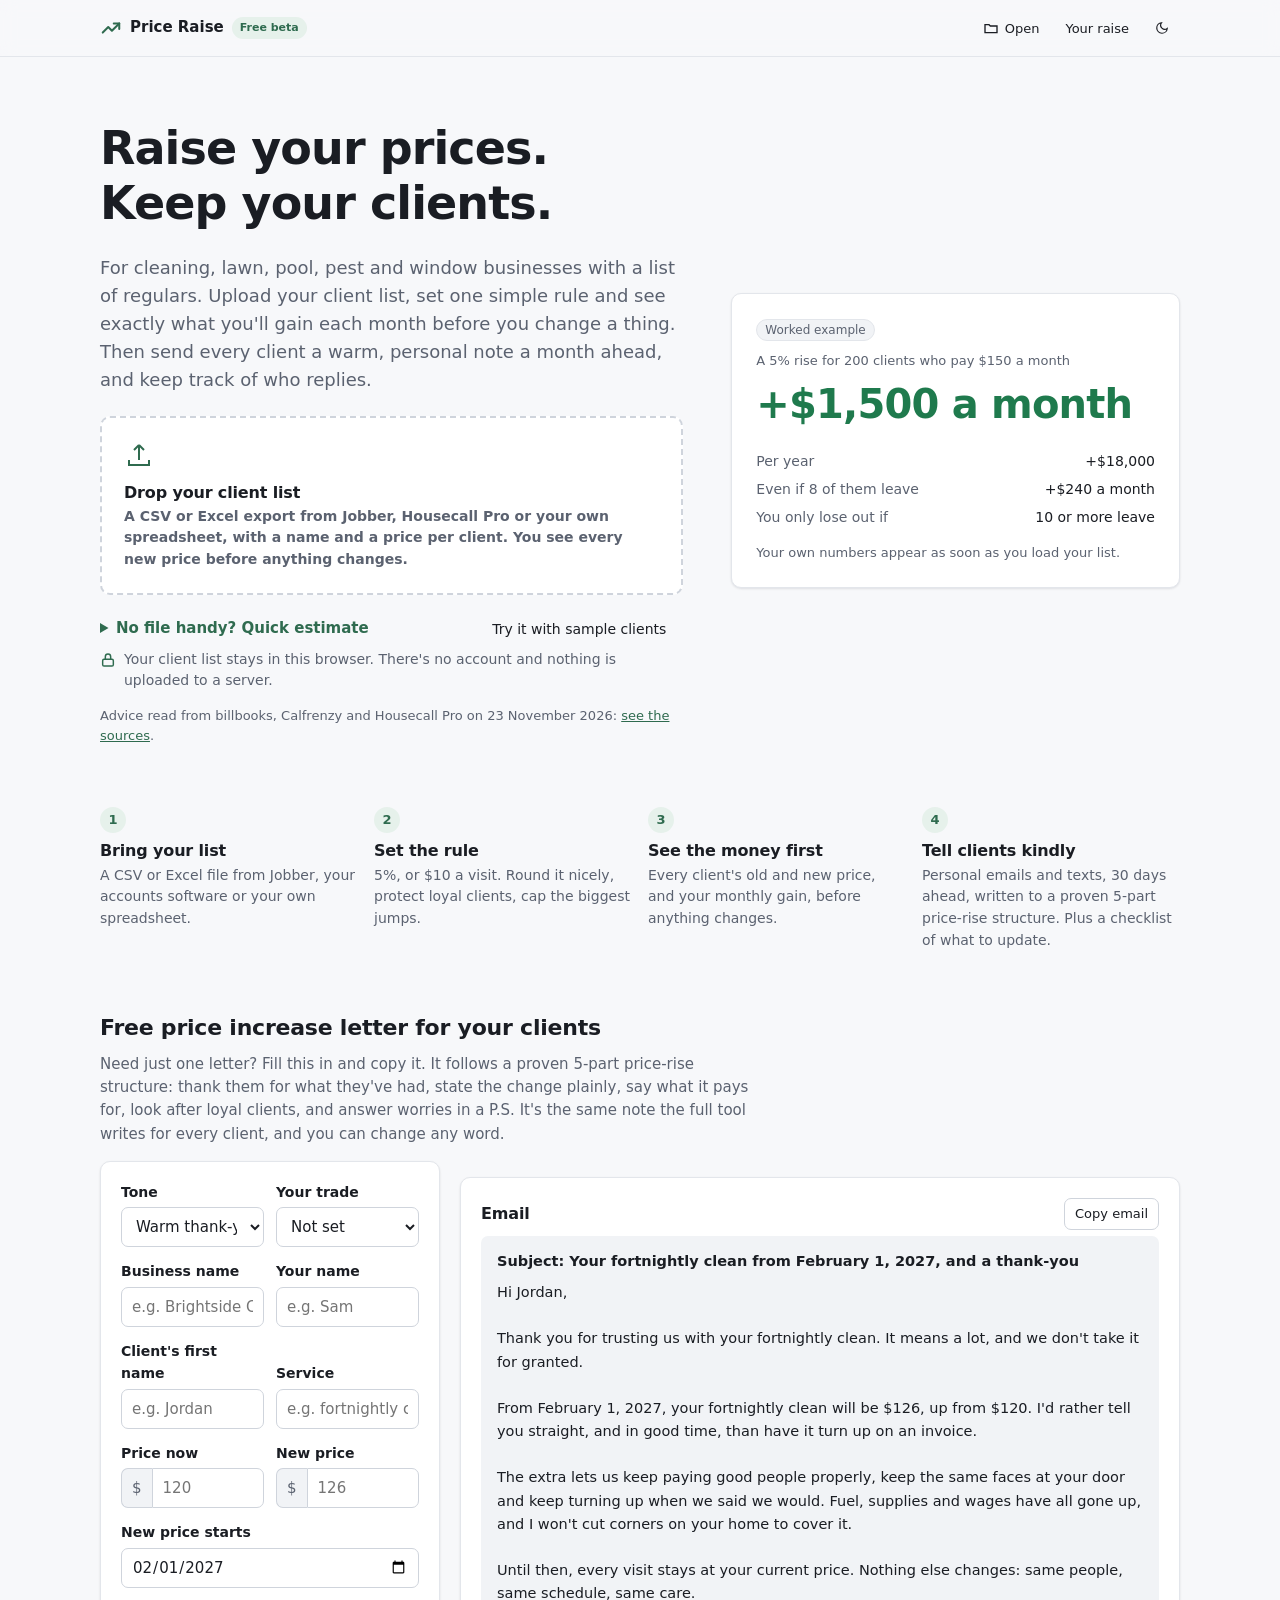
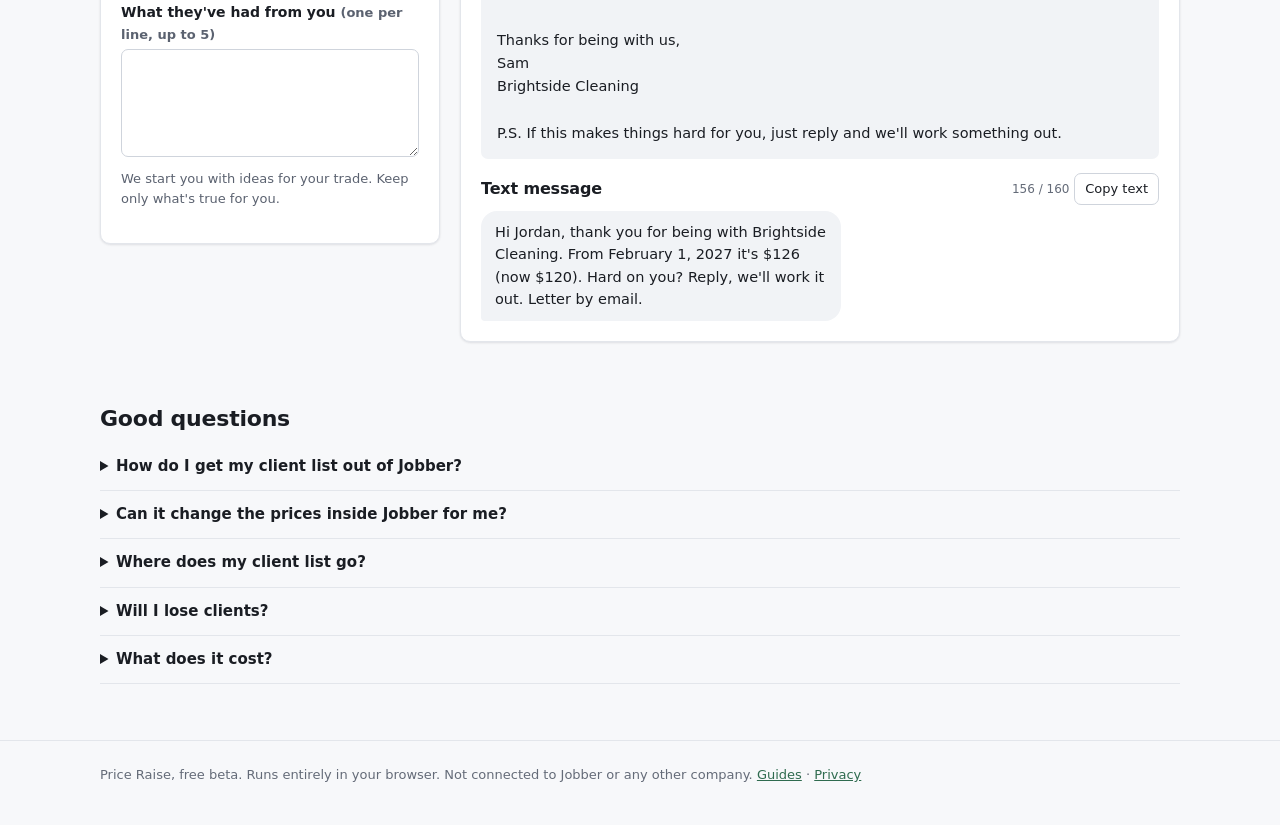
<file: index.html>
<!doctype html>
<html lang="en">
<head>
<meta charset="utf-8">
<meta name="viewport" content="width=device-width, initial-scale=1">
<title>Price Raise: raise prices for recurring clients, kindly</title>
<meta name="description" content="Raise prices across all your recurring clients in minutes. See the extra revenue first, send each client a warm, personal notice and track who pushes back. Free price increase letter generator included.">
<link rel="stylesheet" href="css/app.css">
<script>try { const t = localStorage.getItem('pr-theme'); if (t) document.documentElement.dataset.theme = t; } catch (e) {}</script>
<link rel="canonical" href="https://suhaibusiness.github.io/price-raise/">
<meta name="theme-color" content="#2f6b4f">
<link rel="icon" href="favicon.svg" type="image/svg+xml">
<link rel="apple-touch-icon" href="apple-touch-icon.png">
<meta property="og:type" content="website">
<meta property="og:site_name" content="Price Raise">
<meta property="og:title" content="Price Raise: raise prices for recurring clients, kindly">
<meta property="og:description" content="Raise prices across all your recurring clients in minutes. See the extra revenue first, send each client a warm, personal notice and track who pushes back. Free price increase letter generator included.">
<meta property="og:url" content="https://suhaibusiness.github.io/price-raise/">
<meta property="og:image" content="https://suhaibusiness.github.io/price-raise/og.png">
<meta property="og:image:width" content="1200">
<meta property="og:image:height" content="630">
<meta property="og:image:alt" content="Price Raise: Raise prices across your recurring clients kindly: see the money first, send personal notices, track the replies. Free beta.">
<meta name="twitter:card" content="summary_large_image">
<script type="application/ld+json">{"@context":"https://schema.org","@type":"SoftwareApplication","name":"Price Raise","description":"Raise prices across your recurring clients kindly: see the money first, send personal notices, track the replies. Free beta.","url":"https://suhaibusiness.github.io/price-raise/","applicationCategory":"BusinessApplication","operatingSystem":"Any (runs in a web browser)","isAccessibleForFree":true,"offers":{"@type":"Offer","price":"0","priceCurrency":"USD"},"creator":{"@type":"Person","name":"Suhaib Akmal"},"image":"https://suhaibusiness.github.io/price-raise/og.png"}</script>
</head>
<body>
<header class="top">
  <div class="wrap">
    <a class="brand" href="#/">
      <svg width="22" height="22" viewBox="0 0 24 24" fill="none" stroke="currentColor" stroke-width="2.2" stroke-linecap="round" stroke-linejoin="round" aria-hidden="true"><path d="M3 17l6-6 4 4 8-8"/><path d="M15 7h6v6"/></svg>
      Price Raise <span class="pill">Free beta</span>
    </a>
    <nav aria-label="Main">
      <span id="project-actions" class="hidden">
        <button class="btn ghost sm" id="save-project" title="Save your work as a file you can open later"><svg width="16" height="16" viewBox="0 0 24 24" fill="none" stroke="currentColor" stroke-width="2" aria-hidden="true"><path d="M12 3v12m0 0l-4-4m4 4l4-4M4 17v3h16v-3"/></svg><span class="lbl">Save</span></button>
      </span>
      <button class="btn ghost sm" id="open-project" title="Open a saved project file"><svg width="16" height="16" viewBox="0 0 24 24" fill="none" stroke="currentColor" stroke-width="2" aria-hidden="true"><path d="M3 7h6l2 2h10v10H3z"/></svg><span class="lbl">Open</span></button>
      <input type="file" id="project-file" accept=".json,application/json" class="hidden">
      <a class="btn ghost sm" href="#/app" id="nav-app"><span>Your raise</span></a>
      <button class="btn ghost sm icon-btn" id="theme" aria-label="Switch light or dark"><svg width="18" height="18" viewBox="0 0 24 24" fill="none" stroke="currentColor" stroke-width="2" aria-hidden="true"><path d="M21 12.8A9 9 0 1111.2 3a7 7 0 009.8 9.8z"/></svg></button>
    </nav>
  </div>
</header>

<main id="home">
  <div class="wrap">
    <section class="hero">
      <div>
        <h1>Raise your prices.<br>Keep your clients.</h1>
        <p class="lead">For cleaning, lawn, pool, pest and window businesses with a list of regulars. Upload your client list, set one simple rule and see exactly what you'll gain each month before you change a thing. Then send every client a warm, personal note a month ahead, and keep track of who replies.</p>
        <label class="drop home-drop" id="home-drop" for="home-file">
          <svg width="30" height="30" viewBox="0 0 24 24" fill="none" stroke="currentColor" stroke-width="1.6" aria-hidden="true" style="color:var(--accent)"><path d="M12 16V4m0 0l-4 4m4-4l4 4"/><path d="M4 16v4h16v-4"/></svg>
          <h3>Drop your client list</h3>
          <p>A CSV or Excel export from Jobber, Housecall Pro or your own spreadsheet, with a name and a price per client. You see every new price before anything changes.</p>
          <input type="file" id="home-file" class="sr-only" accept=".csv,.txt,.xlsx,.xls,text/csv,application/vnd.openxmlformats-officedocument.spreadsheetml.sheet,application/vnd.ms-excel">
        </label>
        <div id="home-file-error" class="note warn hidden" role="alert"></div>
        <div class="home-more">
          <details class="estimate" id="estimate"><summary>No file handy? Quick estimate</summary>
            <div class="qe-row">
              <div class="field"><label for="qe-clients">Regular clients</label><input type="text" inputmode="numeric" id="qe-clients" placeholder="200"></div>
              <div class="field"><label for="qe-price">Average price a month</label><input type="text" inputmode="decimal" id="qe-price" placeholder="150"></div>
              <div class="field"><label for="qe-rise">Rise (%)</label><input type="text" inputmode="decimal" id="qe-rise" placeholder="5"></div>
            </div>
            <p class="small" id="qe-out" aria-live="polite">Fill in all three to see it.</p>
          </details>
          <button class="btn ghost" data-action="sample">Try it with sample clients</button>
        </div>
        <p class="privacy"><svg width="16" height="16" viewBox="0 0 24 24" fill="none" stroke="currentColor" stroke-width="2.2" aria-hidden="true"><rect x="4" y="11" width="16" height="10" rx="2"/><path d="M8 11V7a4 4 0 018 0v4"/></svg>
          <span>Your client list stays in this browser. There's no account and nothing is uploaded to a server.</span></p>
        <p class="small muted rules-read">Advice read from billbooks, Calfrenzy and Housecall Pro on 23 November 2026: <a href="guides/tell-clients-about-price-increase.html#sources">see the sources</a>.</p>
      </div>
      <div class="card promise" aria-label="Worked example">
        <span class="chip">Worked example</span>
        <p class="muted small" style="margin:10px 0 2px">A 5% rise for 200 clients who pay $150 a month</p>
        <div class="big num">+$1,500 a month</div>
        <dl class="num">
          <dt>Per year</dt><dd>+$18,000</dd>
          <dt>Even if 8 of them leave</dt><dd>+$240 a month</dd>
          <dt>You only lose out if</dt><dd>10 or more leave</dd>
        </dl>
        <p class="muted small" style="margin:14px 0 0">Your own numbers appear as soon as you load your list.</p>
      </div>
    </section>

    <ol class="steps4">
      <li><h3>Bring your list</h3><p>A CSV or Excel file from Jobber, your accounts software or your own spreadsheet.</p></li>
      <li><h3>Set the rule</h3><p>5%, or $10 a visit. Round it nicely, protect loyal clients, cap the biggest jumps.</p></li>
      <li><h3>See the money first</h3><p>Every client's old and new price, and your monthly gain, before anything changes.</p></li>
      <li><h3>Tell clients kindly</h3><p>Personal emails and texts, 30 days ahead, written to a proven 5-part price-rise structure. Plus a checklist of what to update.</p></li>
    </ol>

    <section class="block" id="letter">
      <h2>Free price increase letter for your clients</h2>
      <p class="muted" style="max-width:44em">Need just one letter? Fill this in and copy it. It follows a proven 5-part price-rise structure: thank them for what they've had, state the change plainly, say what it pays for, look after loyal clients, and answer worries in a P.S. It's the same note the full tool writes for every client, and you can change any word.</p>
      <div class="gen">
        <form class="card" id="gen-form" autocomplete="off">
          <div class="row">
            <div class="field"><label for="g-tone">Tone</label><select id="g-tone"></select></div>
            <div class="field"><label for="g-trade">Your trade</label><select id="g-trade"></select></div>
          </div>
          <div class="row">
            <div class="field"><label for="g-business">Business name</label><input type="text" id="g-business" placeholder="e.g. Brightside Cleaning"></div>
            <div class="field"><label for="g-owner">Your name</label><input type="text" id="g-owner" placeholder="e.g. Sam"></div>
          </div>
          <div class="row">
            <div class="field"><label for="g-first">Client's first name</label><input type="text" id="g-first" placeholder="e.g. Jordan"></div>
            <div class="field"><label for="g-service">Service</label><input type="text" id="g-service" placeholder="e.g. fortnightly clean"></div>
          </div>
          <div class="row">
            <div class="field"><label for="g-old">Price now</label><div class="prefix"><span>$</span><input type="number" id="g-old" min="0" step="0.01" placeholder="120"></div></div>
            <div class="field"><label for="g-new">New price</label><div class="prefix"><span>$</span><input type="number" id="g-new" min="0" step="0.01" placeholder="126"></div></div>
          </div>
          <div class="field"><label for="g-date">New price starts</label><input type="date" id="g-date"></div>
          <div class="field"><label for="g-wins">What they've had from you <span class="muted small">(one per line, up to 5)</span></label><textarea id="g-wins" rows="4"></textarea><div class="hint">We start you with ideas for your trade. Keep only what's true for you.</div></div>
        </form>
        <div class="card" aria-live="polite">
          <div class="copy-row" style="margin-top:0"><h3 style="margin:0">Email</h3><button class="btn sm" type="button" data-copy="gen-email">Copy email</button></div>
          <div class="letter" id="gen-email"></div>
          <div class="copy-row"><h3 style="margin:0">Text message</h3><span><span class="count" id="gen-sms-count"></span> <button class="btn sm" type="button" data-copy="gen-sms">Copy text</button></span></div>
          <div class="sms-bubble" id="gen-sms"></div>
        </div>
      </div>
    </section>

    <section class="block faq">
      <h2>Good questions</h2>
      <details><summary>How do I get my client list out of Jobber?</summary>
        <p>Jobber's client export doesn't include prices, because prices live on your recurring jobs. Use the Recurring Jobs report instead: Insights, then Reports, then Recurring jobs, then Export to CSV. Jobber emails you the file. Load it here and the columns are matched for you.</p></details>
      <details><summary>Can it change the prices inside Jobber for me?</summary>
        <p>Not yet. Jobber's help pages don't describe a way to update existing recurring job prices by import, so we won't pretend. You get a checklist of exactly which clients to edit, to what price and from which date.</p></details>
      <details><summary>Where does my client list go?</summary>
        <p>Nowhere. Everything runs in your browser. Your work is kept on this computer, and you can save it as a project file to open again later.</p></details>
      <details><summary>Will I lose clients?</summary>
        <p>Some owners lose one or two. The churn check shows how many could leave before the raise stops paying off, so you can choose a number you're comfortable with. A kind note sent early makes the biggest difference.</p></details>
      <details><summary>What does it cost?</summary>
        <p>It's free while it's in beta.</p></details>
    </section>
  </div>
  <footer><div class="wrap">Price Raise, free beta. Runs entirely in your browser. Not connected to Jobber or any other company. <a href="guides/">Guides</a> · <a href="privacy.html">Privacy</a></div></footer>
</main>

<main id="app" class="app hidden">
  <div class="wrap">
    <ol class="stepper" id="stepper" aria-label="Steps"></ol>
    <div id="sample-banner" class="sample-banner hidden" role="status"></div>
    <div id="panel"></div>
  </div>
</main>

<div id="print-summary"></div>
<div id="toast" class="toast hidden" role="status" aria-live="polite"></div>
<script type="module" src="js/app.js"></script>
</body>
</html>
</file>
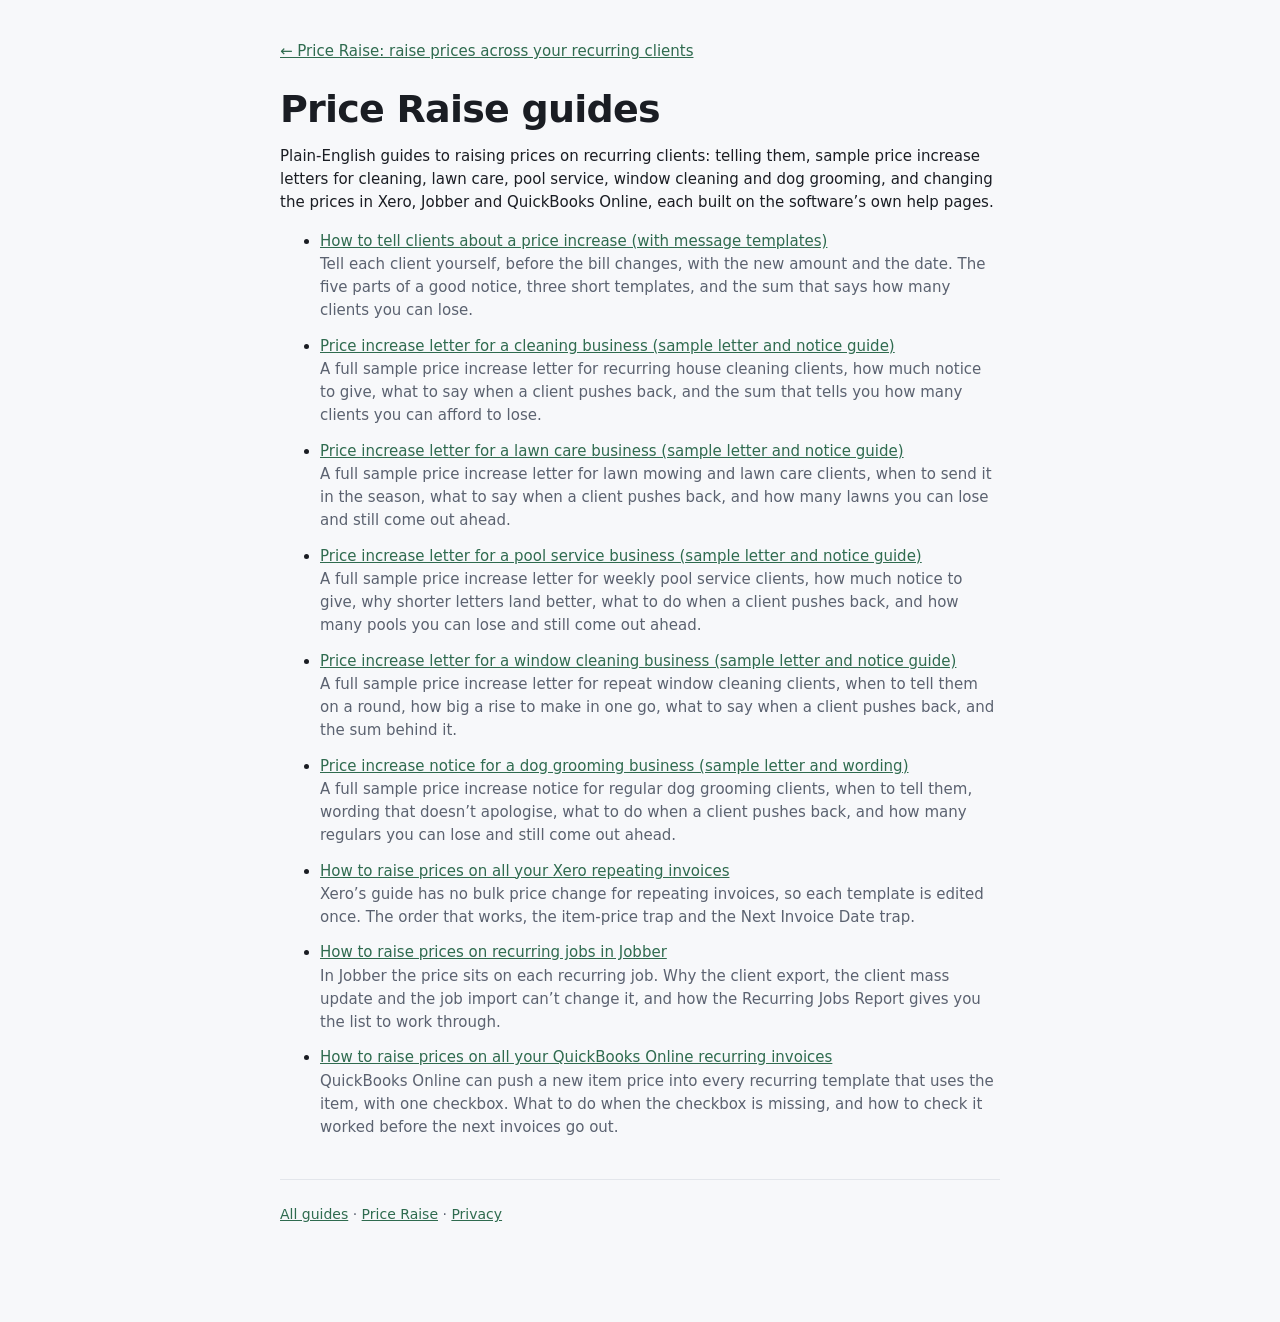
<file: guides/index.html>
<!doctype html>
<html lang="en">
<head>
<meta charset="utf-8">
<meta name="viewport" content="width=device-width, initial-scale=1">
<title>Price Raise guides | Price Raise</title>
<meta name="description" content="Plain-English guides to raising prices on recurring clients: telling them, sample price increase letters for cleaning, lawn care, pool service, window cleaning and dog grooming, and changing the prices in Xero, Jobber and QuickBooks Online, each built on the software’s own help pages.">
<link rel="stylesheet" href="../css/app.css">
<script>try { const t = localStorage.getItem('pr-theme'); if (t) document.documentElement.dataset.theme = t; } catch (e) {}</script>
<script type="application/ld+json">{"@context":"https://schema.org","@type":"CollectionPage","name":"Price Raise guides","description":"Plain-English guides to raising prices on recurring clients: telling them, sample price increase letters for cleaning, lawn care, pool service, window cleaning and dog grooming, and changing the prices in Xero, Jobber and QuickBooks Online, each built on the software’s own help pages.","dateModified":"2026-11-17","author":{"@type":"Person","name":"Suhaib Akmal"},"isPartOf":{"@type":"WebSite","name":"Price Raise"}}</script>
<style>
  .doc { max-width: 760px; padding-top: 40px; padding-bottom: 56px; }
  .doc h1 { font-size: clamp(28px, 4vw, 38px); margin-bottom: 12px; }
  .doc h2 { font-size: 20px; margin-top: 32px; }
  .doc p, .doc li { color: var(--text); }
  .doc li { margin-bottom: 6px; }
  .doc .muted { color: var(--text-2); }
  .doc .back { display: inline-block; margin-bottom: 24px; }
  .doc .kicker { color: var(--text-2); font-size: 14px; font-weight: 600; letter-spacing: .02em; margin: 0 0 6px; }
  .doc .answer { font-size: 18px; }
  .doc blockquote { margin: 16px 0; padding: 12px 16px; border-left: 4px solid var(--accent); background: var(--surface-2); border-radius: 0 8px 8px 0; }
  .doc blockquote p { margin: 0 0 6px; }
  .doc blockquote cite { font-style: normal; font-size: 14px; color: var(--text-2); }
  .doc pre { white-space: pre-wrap; overflow-wrap: anywhere; background: var(--surface-2); border: 1px solid var(--line); border-radius: 8px; padding: 12px 14px; font: 14px/1.5 var(--mono); }
  .doc .catch { margin-top: 28px; padding: 16px 18px; border: 1px solid var(--line); border-left: 4px solid var(--accent); border-radius: 8px; }
  .doc .catch p { margin: 0; }
  .doc .cta { margin-top: 32px; padding: 20px; border: 1px solid var(--line); border-radius: 12px; background: var(--surface); }
  .doc .cta p { margin: 0 0 12px; }
  .doc .guide-list li { margin-bottom: 12px; }
  .doc footer { margin-top: 40px; font-size: 14px; color: var(--text-2); }
</style>
<link rel="canonical" href="https://suhaibusiness.github.io/price-raise/guides/">
<meta name="theme-color" content="#2f6b4f">
<link rel="icon" href="../favicon.svg" type="image/svg+xml">
<link rel="apple-touch-icon" href="../apple-touch-icon.png">
<meta property="og:type" content="website">
<meta property="og:site_name" content="Price Raise">
<meta property="og:title" content="Price Raise guides | Price Raise">
<meta property="og:description" content="Plain-English guides to raising prices on recurring clients: telling them, sample price increase letters for cleaning, lawn care, pool service, window cleaning and dog grooming, and changing the prices in Xero, Jobber and QuickBooks Online, each built on the software’s own help pages.">
<meta property="og:url" content="https://suhaibusiness.github.io/price-raise/guides/">
<meta property="og:image" content="https://suhaibusiness.github.io/price-raise/og.png">
<meta property="og:image:width" content="1200">
<meta property="og:image:height" content="630">
<meta property="og:image:alt" content="Price Raise: Raise prices across your recurring clients kindly: see the money first, send personal notices, track the replies. Free beta.">
<meta name="twitter:card" content="summary_large_image">
</head>
<body>
<main class="wrap doc">
  <a class="back" href="../">← Price Raise: raise prices across your recurring clients</a>
  <h1>Price Raise guides</h1>
  <p>Plain-English guides to raising prices on recurring clients: telling them, sample price increase letters for cleaning, lawn care, pool service, window cleaning and dog grooming, and changing the prices in Xero, Jobber and QuickBooks Online, each built on the software’s own help pages.</p>
  <ul class="guide-list">
    <li><a href="tell-clients-about-price-increase.html">How to tell clients about a price increase (with message templates)</a><br><span class="muted">Tell each client yourself, before the bill changes, with the new amount and the date. The five parts of a good notice, three short templates, and the sum that says how many clients you can lose.</span></li>
    <li><a href="price-increase-letter-cleaning-business.html">Price increase letter for a cleaning business (sample letter and notice guide)</a><br><span class="muted">A full sample price increase letter for recurring house cleaning clients, how much notice to give, what to say when a client pushes back, and the sum that tells you how many clients you can afford to lose.</span></li>
    <li><a href="price-increase-letter-lawn-care-business.html">Price increase letter for a lawn care business (sample letter and notice guide)</a><br><span class="muted">A full sample price increase letter for lawn mowing and lawn care clients, when to send it in the season, what to say when a client pushes back, and how many lawns you can lose and still come out ahead.</span></li>
    <li><a href="price-increase-letter-pool-service.html">Price increase letter for a pool service business (sample letter and notice guide)</a><br><span class="muted">A full sample price increase letter for weekly pool service clients, how much notice to give, why shorter letters land better, what to do when a client pushes back, and how many pools you can lose and still come out ahead.</span></li>
    <li><a href="price-increase-letter-window-cleaning.html">Price increase letter for a window cleaning business (sample letter and notice guide)</a><br><span class="muted">A full sample price increase letter for repeat window cleaning clients, when to tell them on a round, how big a rise to make in one go, what to say when a client pushes back, and the sum behind it.</span></li>
    <li><a href="price-increase-letter-dog-grooming.html">Price increase notice for a dog grooming business (sample letter and wording)</a><br><span class="muted">A full sample price increase notice for regular dog grooming clients, when to tell them, wording that doesn’t apologise, what to do when a client pushes back, and how many regulars you can lose and still come out ahead.</span></li>
    <li><a href="xero-repeating-invoice-price-increase.html">How to raise prices on all your Xero repeating invoices</a><br><span class="muted">Xero’s guide has no bulk price change for repeating invoices, so each template is edited once. The order that works, the item-price trap and the Next Invoice Date trap.</span></li>
    <li><a href="jobber-recurring-job-price-increase.html">How to raise prices on recurring jobs in Jobber</a><br><span class="muted">In Jobber the price sits on each recurring job. Why the client export, the client mass update and the job import can’t change it, and how the Recurring Jobs Report gives you the list to work through.</span></li>
    <li><a href="quickbooks-recurring-invoice-price-increase.html">How to raise prices on all your QuickBooks Online recurring invoices</a><br><span class="muted">QuickBooks Online can push a new item price into every recurring template that uses the item, with one checkbox. What to do when the checkbox is missing, and how to check it worked before the next invoices go out.</span></li>
  </ul>
  <footer><a href="./">All guides</a> · <a href="../">Price Raise</a> · <a href="../privacy.html">Privacy</a></footer>
</main>
</body>
</html>
</file>
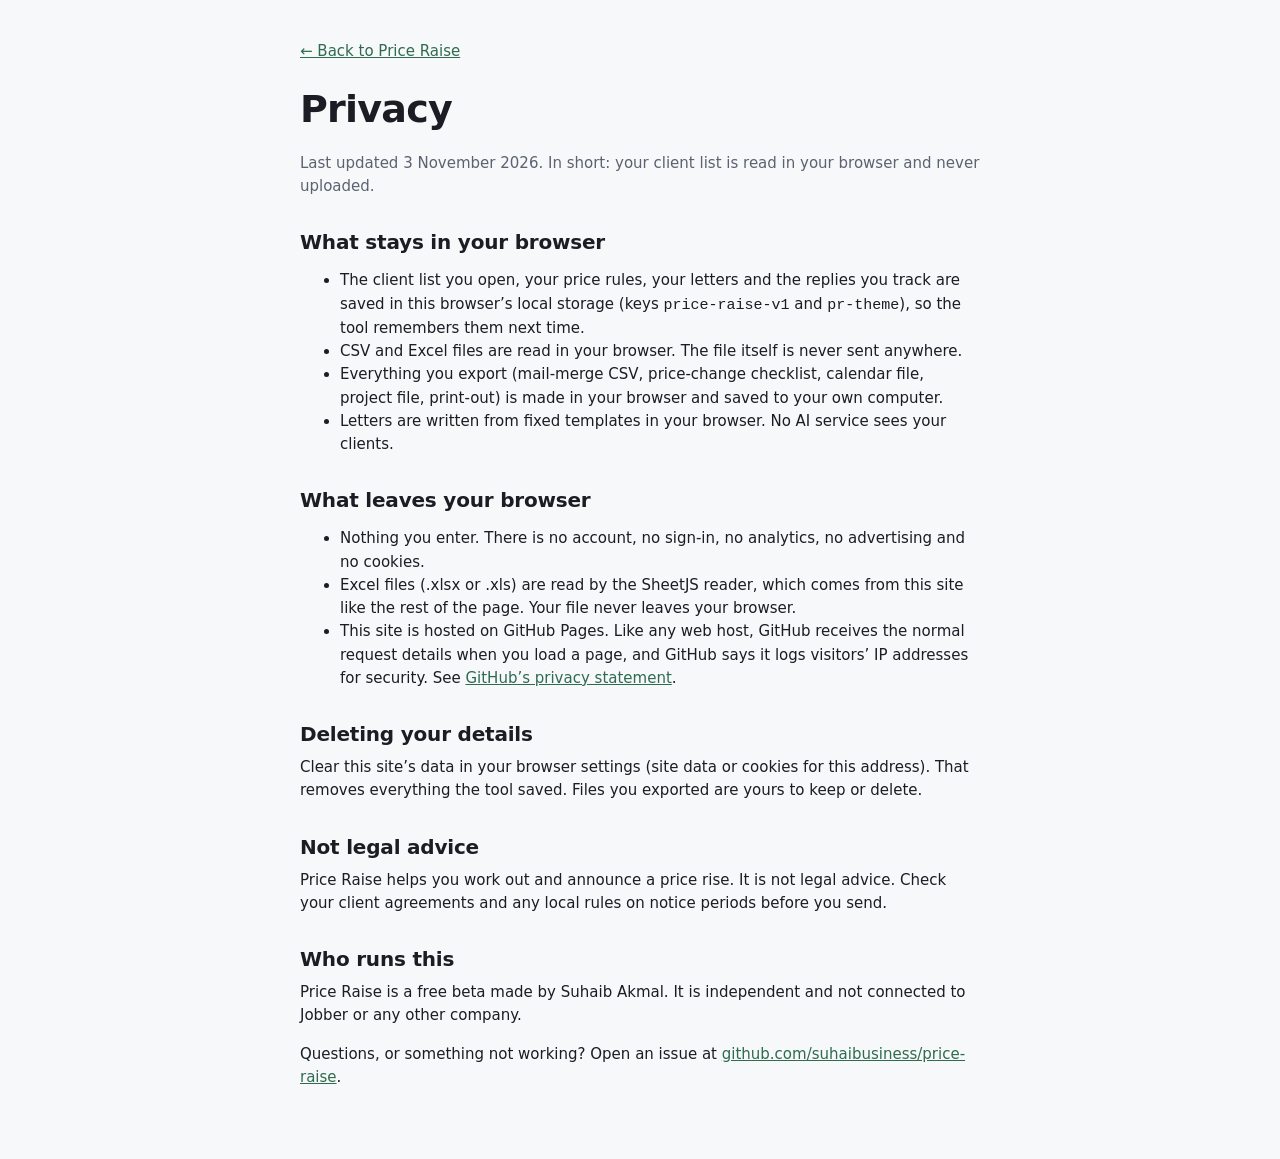
<file: privacy.html>
<!doctype html>
<html lang="en">
<head>
<meta charset="utf-8">
<meta name="viewport" content="width=device-width, initial-scale=1">
<title>Privacy: Price Raise</title>
<meta name="description" content="What Price Raise keeps in your browser, and what leaves it: your client list is never uploaded.">
<link rel="stylesheet" href="css/app.css">
<script>try { const t = localStorage.getItem('pr-theme'); if (t) document.documentElement.dataset.theme = t; } catch (e) {}</script>
<style>
  .doc { max-width: 720px; padding-top: 40px; padding-bottom: 56px; }
  .doc h1 { font-size: clamp(28px, 4vw, 38px); }
  .doc h2 { font-size: 20px; margin-top: 32px; }
  .doc p, .doc li { color: var(--text); }
  .doc .muted { color: var(--text-2); }
  .doc .back { display: inline-block; margin-bottom: 24px; }
</style>
<link rel="canonical" href="https://suhaibusiness.github.io/price-raise/privacy.html">
<meta name="theme-color" content="#2f6b4f">
<link rel="icon" href="favicon.svg" type="image/svg+xml">
<link rel="apple-touch-icon" href="apple-touch-icon.png">
<meta property="og:type" content="website">
<meta property="og:site_name" content="Price Raise">
<meta property="og:title" content="Privacy: Price Raise">
<meta property="og:description" content="What Price Raise keeps in your browser, and what leaves it: your client list is never uploaded.">
<meta property="og:url" content="https://suhaibusiness.github.io/price-raise/privacy.html">
<meta property="og:image" content="https://suhaibusiness.github.io/price-raise/og.png">
<meta property="og:image:width" content="1200">
<meta property="og:image:height" content="630">
<meta property="og:image:alt" content="Price Raise: Raise prices across your recurring clients kindly: see the money first, send personal notices, track the replies. Free beta.">
<meta name="twitter:card" content="summary_large_image">
</head>
<body>
<main class="wrap doc">
  <a class="back" href="./">← Back to Price Raise</a>
  <h1>Privacy</h1>
  <p class="muted">Last updated 3 November 2026. In short: your client list is read in your browser and never uploaded.</p>

  <h2>What stays in your browser</h2>
  <ul>
    <li>The client list you open, your price rules, your letters and the replies you track are saved in this browser’s
      local storage (keys <code>price-raise-v1</code> and <code>pr-theme</code>), so the tool remembers them next time.</li>
    <li>CSV and Excel files are read in your browser. The file itself is never sent anywhere.</li>
    <li>Everything you export (mail-merge CSV, price-change checklist, calendar file, project file, print-out) is made in
      your browser and saved to your own computer.</li>
    <li>Letters are written from fixed templates in your browser. No AI service sees your clients.</li>
  </ul>

  <h2>What leaves your browser</h2>
  <ul>
    <li>Nothing you enter. There is no account, no sign-in, no analytics, no advertising and no cookies.</li>
    <li>Excel files (.xlsx or .xls) are read by the SheetJS reader, which comes from this site like the rest of the
      page. Your file never leaves your browser.</li>
    <li>This site is hosted on GitHub Pages. Like any web host, GitHub receives the normal request details when you
      load a page, and GitHub says it logs visitors’ IP addresses for security. See
      <a href="https://docs.github.com/en/site-policy/privacy-policies/github-general-privacy-statement" rel="noopener">GitHub’s privacy statement</a>.</li>
  </ul>

  <h2>Deleting your details</h2>
  <p>Clear this site’s data in your browser settings (site data or cookies for this address). That removes everything
    the tool saved. Files you exported are yours to keep or delete.</p>

  <h2>Not legal advice</h2>
  <p>Price Raise helps you work out and announce a price rise. It is not legal advice. Check your client agreements
    and any local rules on notice periods before you send.</p>

  <h2>Who runs this</h2>
  <p>Price Raise is a free beta made by Suhaib Akmal. It is independent and not connected to Jobber or any other
    company.</p>
  <p>Questions, or something not working? Open an issue at <a href="https://github.com/suhaibusiness/price-raise/issues" rel="noopener">github.com/suhaibusiness/price-raise</a>.</p>
</main>
</body>
</html>
</file>
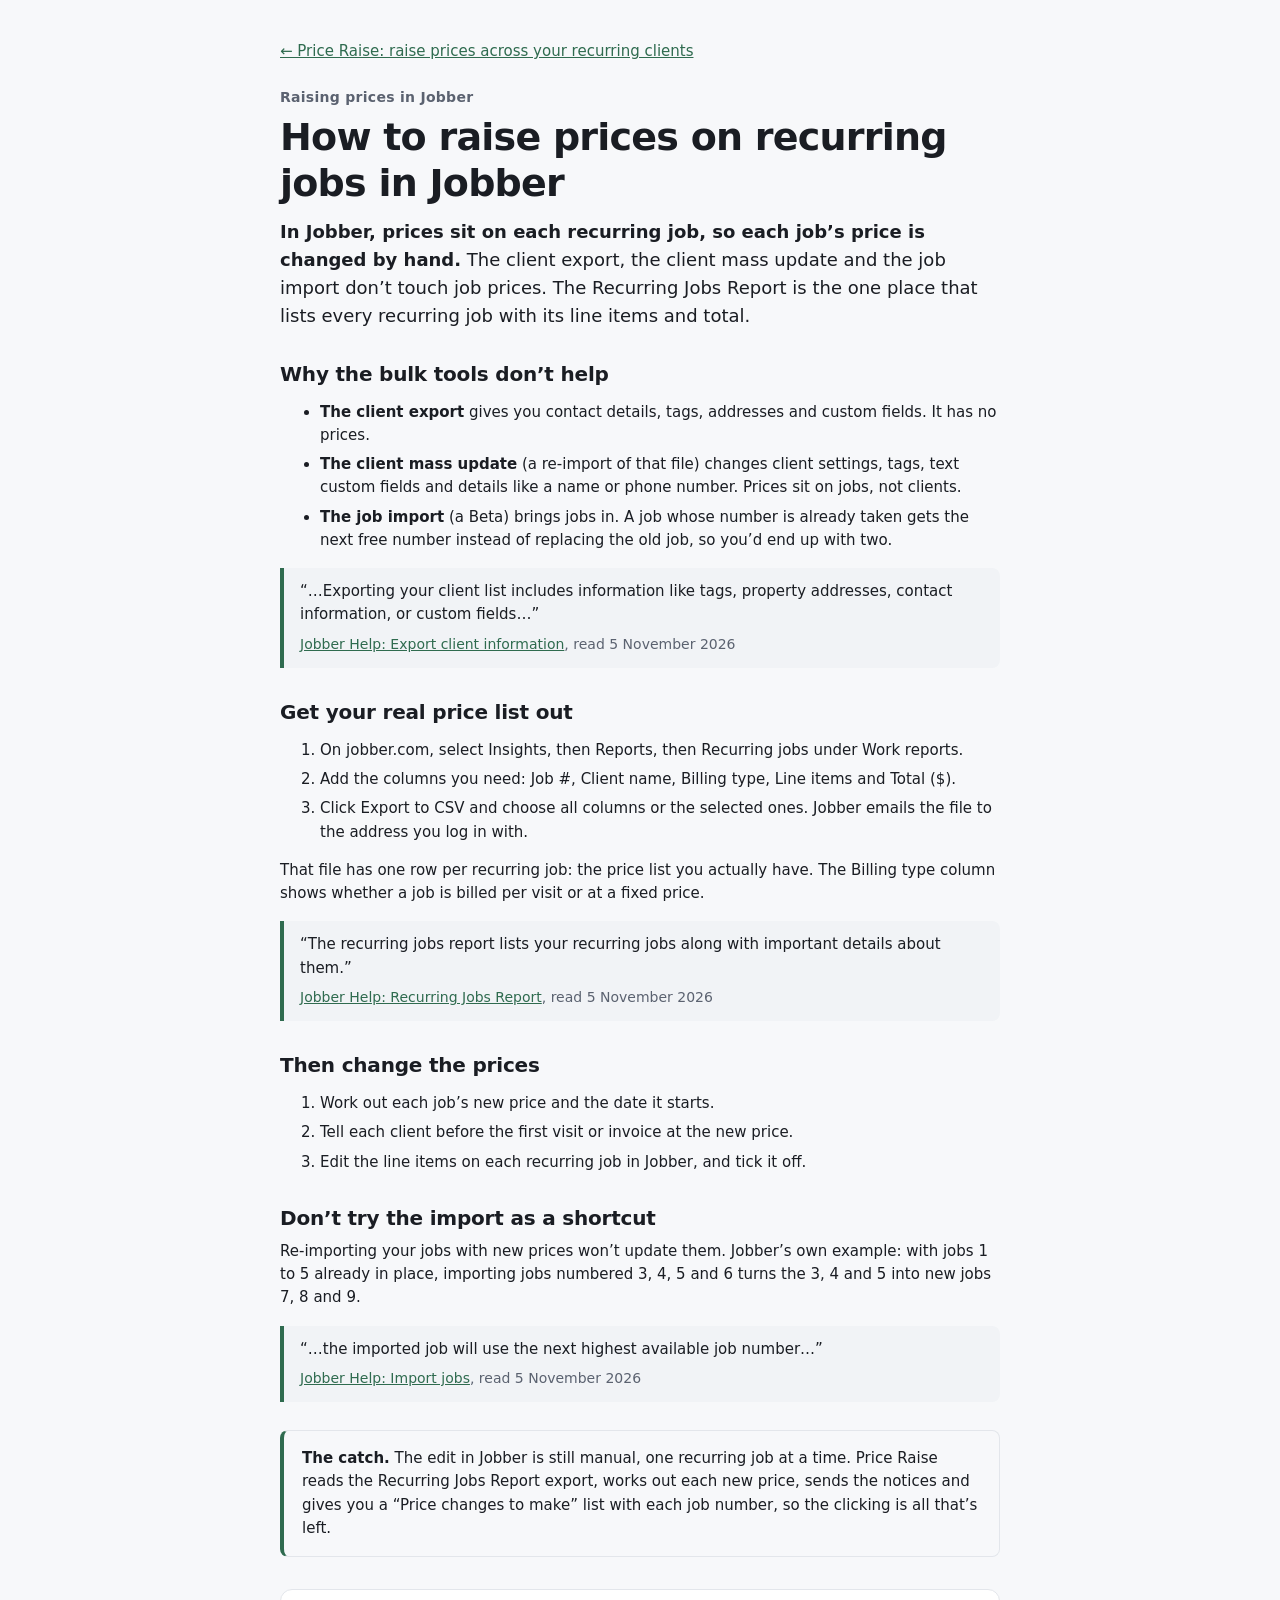
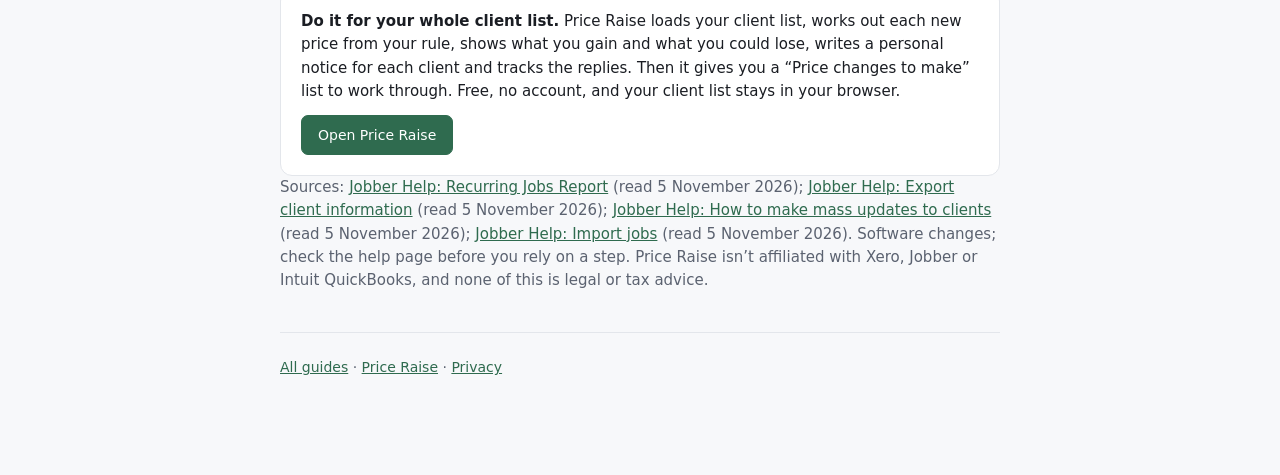
<file: guides/jobber-recurring-job-price-increase.html>
<!doctype html>
<html lang="en">
<head>
<meta charset="utf-8">
<meta name="viewport" content="width=device-width, initial-scale=1">
<title>Raise prices on recurring jobs in Jobber | Price Raise</title>
<meta name="description" content="In Jobber the price sits on each recurring job. Why the client export, the client mass update and the job import can’t change it, and how the Recurring Jobs Report gives you the list to work through.">
<link rel="stylesheet" href="../css/app.css">
<script>try { const t = localStorage.getItem('pr-theme'); if (t) document.documentElement.dataset.theme = t; } catch (e) {}</script>
<script type="application/ld+json">{"@context":"https://schema.org","@type":"TechArticle","headline":"How to raise prices on recurring jobs in Jobber","description":"In Jobber the price sits on each recurring job. Why the client export, the client mass update and the job import can’t change it, and how the Recurring Jobs Report gives you the list to work through.","about":"Changing prices on Jobber recurring jobs","dateModified":"2026-11-12","author":{"@type":"Person","name":"Suhaib Akmal"},"isPartOf":{"@type":"WebSite","name":"Price Raise"},"citation":["https://help.getjobber.com/en/articles/recurring-jobs-report/","https://help.getjobber.com/en/articles/export-client-information/","https://help.getjobber.com/en/articles/import-jobs/"],"isAccessibleForFree":true}</script>
<style>
  .doc { max-width: 760px; padding-top: 40px; padding-bottom: 56px; }
  .doc h1 { font-size: clamp(28px, 4vw, 38px); margin-bottom: 12px; }
  .doc h2 { font-size: 20px; margin-top: 32px; }
  .doc p, .doc li { color: var(--text); }
  .doc li { margin-bottom: 6px; }
  .doc .muted { color: var(--text-2); }
  .doc .back { display: inline-block; margin-bottom: 24px; }
  .doc .kicker { color: var(--text-2); font-size: 14px; font-weight: 600; letter-spacing: .02em; margin: 0 0 6px; }
  .doc .answer { font-size: 18px; }
  .doc blockquote { margin: 16px 0; padding: 12px 16px; border-left: 4px solid var(--accent); background: var(--surface-2); border-radius: 0 8px 8px 0; }
  .doc blockquote p { margin: 0 0 6px; }
  .doc blockquote cite { font-style: normal; font-size: 14px; color: var(--text-2); }
  .doc pre { white-space: pre-wrap; overflow-wrap: anywhere; background: var(--surface-2); border: 1px solid var(--line); border-radius: 8px; padding: 12px 14px; font: 14px/1.5 var(--mono); }
  .doc .catch { margin-top: 28px; padding: 16px 18px; border: 1px solid var(--line); border-left: 4px solid var(--accent); border-radius: 8px; }
  .doc .catch p { margin: 0; }
  .doc .cta { margin-top: 32px; padding: 20px; border: 1px solid var(--line); border-radius: 12px; background: var(--surface); }
  .doc .cta p { margin: 0 0 12px; }
  .doc .guide-list li { margin-bottom: 12px; }
  .doc footer { margin-top: 40px; font-size: 14px; color: var(--text-2); }
</style>
<link rel="canonical" href="https://suhaibusiness.github.io/price-raise/guides/jobber-recurring-job-price-increase.html">
<meta name="theme-color" content="#2f6b4f">
<link rel="icon" href="../favicon.svg" type="image/svg+xml">
<link rel="apple-touch-icon" href="../apple-touch-icon.png">
<meta property="og:type" content="website">
<meta property="og:site_name" content="Price Raise">
<meta property="og:title" content="Raise prices on recurring jobs in Jobber | Price Raise">
<meta property="og:description" content="In Jobber the price sits on each recurring job. Why the client export, the client mass update and the job import can’t change it, and how the Recurring Jobs Report gives you the list to work through.">
<meta property="og:url" content="https://suhaibusiness.github.io/price-raise/guides/jobber-recurring-job-price-increase.html">
<meta property="og:image" content="https://suhaibusiness.github.io/price-raise/og.png">
<meta property="og:image:width" content="1200">
<meta property="og:image:height" content="630">
<meta property="og:image:alt" content="Price Raise: Raise prices across your recurring clients kindly: see the money first, send personal notices, track the replies. Free beta.">
<meta name="twitter:card" content="summary_large_image">
</head>
<body>
<main class="wrap doc">
  <a class="back" href="../">← Price Raise: raise prices across your recurring clients</a>
  <p class="kicker">Raising prices in Jobber</p>
  <h1>How to raise prices on recurring jobs in Jobber</h1>
  <p class="answer"><b>In Jobber, prices sit on each recurring job, so each job’s price is changed by hand.</b> The client export, the client mass update and the job import don’t touch job prices. The Recurring Jobs Report is the one place that lists every recurring job with its line items and total.</p>


  <h2>Why the bulk tools don’t help</h2>

  <ul>
    <li><b>The client export</b> gives you contact details, tags, addresses and custom fields. It has no prices.</li>
    <li><b>The client mass update</b> (a re-import of that file) changes client settings, tags, text custom fields and details like a name or phone number. Prices sit on jobs, not clients.</li>
    <li><b>The job import</b> (a Beta) brings jobs in. A job whose number is already taken gets the next free number instead of replacing the old job, so you’d end up with two.</li>
  </ul>
  <blockquote>
    <p>“…Exporting your client list includes information like tags, property addresses, contact information, or custom fields…”</p>
    <cite><a href="https://help.getjobber.com/en/articles/export-client-information/" rel="noopener">Jobber Help: Export client information</a>, read 5 November 2026</cite>
  </blockquote>

  <h2>Get your real price list out</h2>

  <ol>
    <li>On jobber.com, select Insights, then Reports, then Recurring jobs under Work reports.</li>
    <li>Add the columns you need: Job #, Client name, Billing type, Line items and Total ($).</li>
    <li>Click Export to CSV and choose all columns or the selected ones. Jobber emails the file to the address you log in with.</li>
  </ol>
  <p>That file has one row per recurring job: the price list you actually have. The Billing type column shows whether a job is billed per visit or at a fixed price.</p>
  <blockquote>
    <p>“The recurring jobs report lists your recurring jobs along with important details about them.”</p>
    <cite><a href="https://help.getjobber.com/en/articles/recurring-jobs-report/" rel="noopener">Jobber Help: Recurring Jobs Report</a>, read 5 November 2026</cite>
  </blockquote>

  <h2>Then change the prices</h2>

  <ol>
    <li>Work out each job’s new price and the date it starts.</li>
    <li>Tell each client before the first visit or invoice at the new price.</li>
    <li>Edit the line items on each recurring job in Jobber, and tick it off.</li>
  </ol>

  <h2>Don’t try the import as a shortcut</h2>
  <p>Re-importing your jobs with new prices won’t update them. Jobber’s own example: with jobs 1 to 5 already in place, importing jobs numbered 3, 4, 5 and 6 turns the 3, 4 and 5 into new jobs 7, 8 and 9.</p>
  <blockquote>
    <p>“…the imported job will use the next highest available job number…”</p>
    <cite><a href="https://help.getjobber.com/en/articles/import-jobs/" rel="noopener">Jobber Help: Import jobs</a>, read 5 November 2026</cite>
  </blockquote>

  <div class="catch"><p><b>The catch.</b> The edit in Jobber is still manual, one recurring job at a time. Price Raise reads the Recurring Jobs Report export, works out each new price, sends the notices and gives you a “Price changes to make” list with each job number, so the clicking is all that’s left.</p></div>

  <div class="cta">
    <p><b>Do it for your whole client list.</b> Price Raise loads your client list, works out each new price from your rule, shows what you gain and what you could lose, writes a personal notice for each client and tracks the replies. Then it gives you a “Price changes to make” list to work through. Free, no account, and your client list stays in your browser.</p>
    <a class="btn primary" href="../">Open Price Raise</a>
  </div>

  <p class="muted">Sources: <a href="https://help.getjobber.com/en/articles/recurring-jobs-report/" rel="noopener">Jobber Help: Recurring Jobs Report</a> (read 5 November 2026); <a href="https://help.getjobber.com/en/articles/export-client-information/" rel="noopener">Jobber Help: Export client information</a> (read 5 November 2026); <a href="https://help.getjobber.com/en/articles/how-to-make-mass-updates-to-clients/" rel="noopener">Jobber Help: How to make mass updates to clients</a> (read 5 November 2026); <a href="https://help.getjobber.com/en/articles/import-jobs/" rel="noopener">Jobber Help: Import jobs</a> (read 5 November 2026). Software changes; check the help page before you rely on a step. Price Raise isn’t affiliated with Xero, Jobber or Intuit QuickBooks, and none of this is legal or tax advice.</p>
  <footer><a href="./">All guides</a> · <a href="../">Price Raise</a> · <a href="../privacy.html">Privacy</a></footer>
</main>
</body>
</html>
</file>
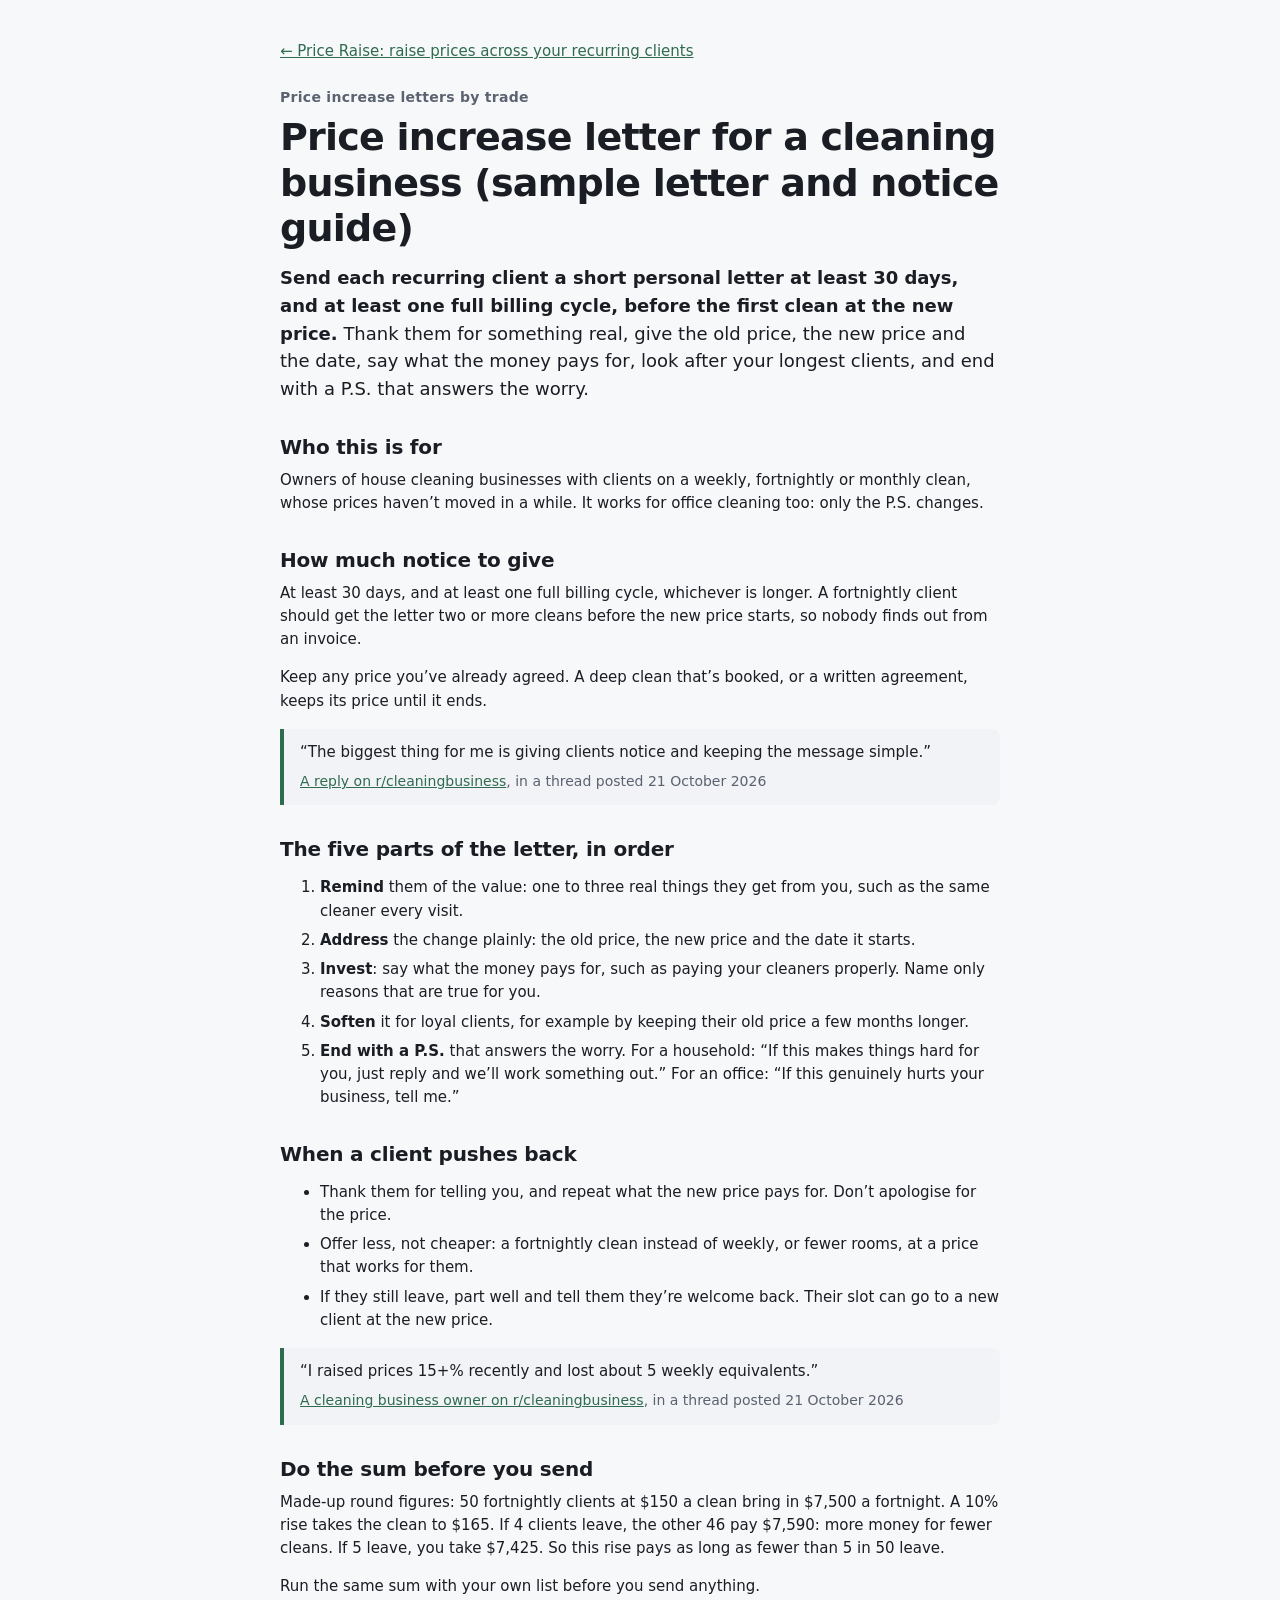
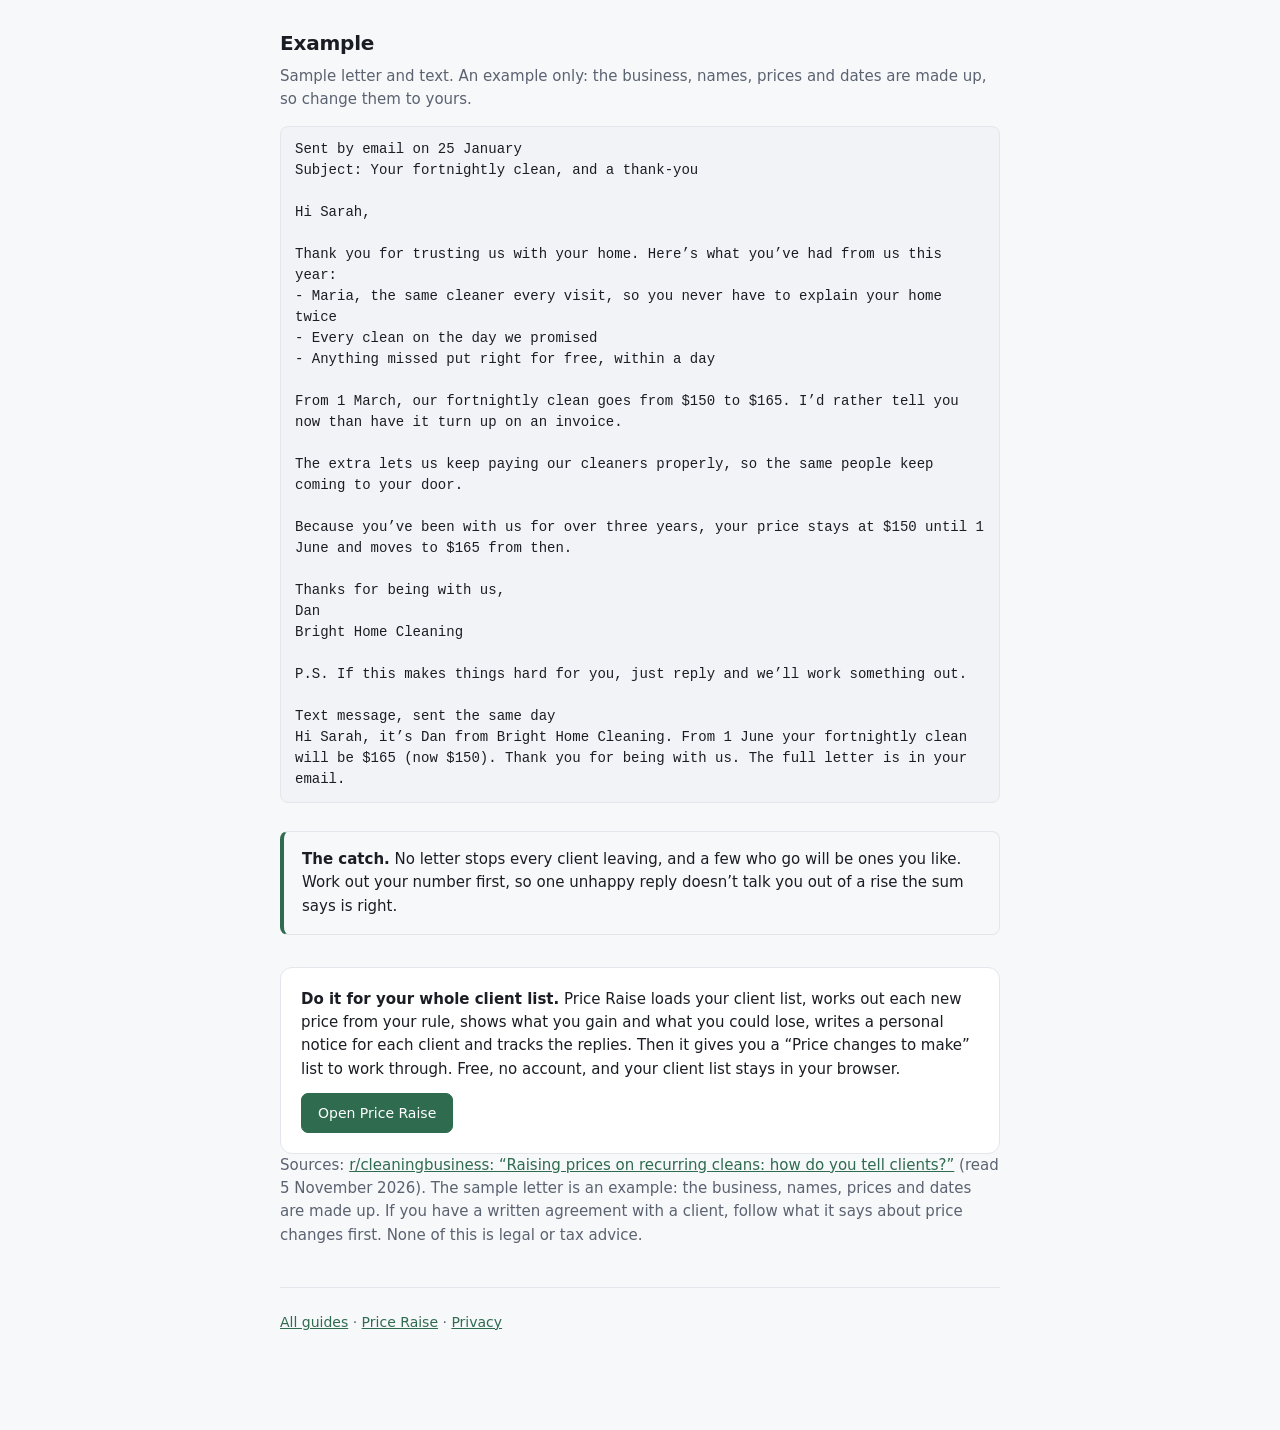
<file: guides/price-increase-letter-cleaning-business.html>
<!doctype html>
<html lang="en">
<head>
<meta charset="utf-8">
<meta name="viewport" content="width=device-width, initial-scale=1">
<title>Price increase letter for a cleaning business: sample | Price Raise</title>
<meta name="description" content="A full sample price increase letter for recurring house cleaning clients, how much notice to give, what to say when a client pushes back, and the sum that tells you how many clients you can afford to lose.">
<link rel="stylesheet" href="../css/app.css">
<script>try { const t = localStorage.getItem('pr-theme'); if (t) document.documentElement.dataset.theme = t; } catch (e) {}</script>
<script type="application/ld+json">{"@context":"https://schema.org","@type":"TechArticle","headline":"Price increase letter for a cleaning business (sample letter and notice guide)","description":"A full sample price increase letter for recurring house cleaning clients, how much notice to give, what to say when a client pushes back, and the sum that tells you how many clients you can afford to lose.","about":"Price increase letters for cleaning businesses","dateModified":"2026-11-17","author":{"@type":"Person","name":"Suhaib Akmal"},"isPartOf":{"@type":"WebSite","name":"Price Raise"},"citation":[],"isAccessibleForFree":true}</script>
<style>
  .doc { max-width: 760px; padding-top: 40px; padding-bottom: 56px; }
  .doc h1 { font-size: clamp(28px, 4vw, 38px); margin-bottom: 12px; }
  .doc h2 { font-size: 20px; margin-top: 32px; }
  .doc p, .doc li { color: var(--text); }
  .doc li { margin-bottom: 6px; }
  .doc .muted { color: var(--text-2); }
  .doc .back { display: inline-block; margin-bottom: 24px; }
  .doc .kicker { color: var(--text-2); font-size: 14px; font-weight: 600; letter-spacing: .02em; margin: 0 0 6px; }
  .doc .answer { font-size: 18px; }
  .doc blockquote { margin: 16px 0; padding: 12px 16px; border-left: 4px solid var(--accent); background: var(--surface-2); border-radius: 0 8px 8px 0; }
  .doc blockquote p { margin: 0 0 6px; }
  .doc blockquote cite { font-style: normal; font-size: 14px; color: var(--text-2); }
  .doc pre { white-space: pre-wrap; overflow-wrap: anywhere; background: var(--surface-2); border: 1px solid var(--line); border-radius: 8px; padding: 12px 14px; font: 14px/1.5 var(--mono); }
  .doc .catch { margin-top: 28px; padding: 16px 18px; border: 1px solid var(--line); border-left: 4px solid var(--accent); border-radius: 8px; }
  .doc .catch p { margin: 0; }
  .doc .cta { margin-top: 32px; padding: 20px; border: 1px solid var(--line); border-radius: 12px; background: var(--surface); }
  .doc .cta p { margin: 0 0 12px; }
  .doc .guide-list li { margin-bottom: 12px; }
  .doc footer { margin-top: 40px; font-size: 14px; color: var(--text-2); }
</style>
<link rel="canonical" href="https://suhaibusiness.github.io/price-raise/guides/price-increase-letter-cleaning-business.html">
<meta name="theme-color" content="#2f6b4f">
<link rel="icon" href="../favicon.svg" type="image/svg+xml">
<link rel="apple-touch-icon" href="../apple-touch-icon.png">
<meta property="og:type" content="website">
<meta property="og:site_name" content="Price Raise">
<meta property="og:title" content="Price increase letter for a cleaning business: sample | Price Raise">
<meta property="og:description" content="A full sample price increase letter for recurring house cleaning clients, how much notice to give, what to say when a client pushes back, and the sum that tells you how many clients you can afford to lose.">
<meta property="og:url" content="https://suhaibusiness.github.io/price-raise/guides/price-increase-letter-cleaning-business.html">
<meta property="og:image" content="https://suhaibusiness.github.io/price-raise/og.png">
<meta property="og:image:width" content="1200">
<meta property="og:image:height" content="630">
<meta property="og:image:alt" content="Price Raise: Raise prices across your recurring clients kindly: see the money first, send personal notices, track the replies. Free beta.">
<meta name="twitter:card" content="summary_large_image">
</head>
<body>
<main class="wrap doc">
  <a class="back" href="../">← Price Raise: raise prices across your recurring clients</a>
  <p class="kicker">Price increase letters by trade</p>
  <h1>Price increase letter for a cleaning business (sample letter and notice guide)</h1>
  <p class="answer"><b>Send each recurring client a short personal letter at least 30 days, and at least one full billing cycle, before the first clean at the new price.</b> Thank them for something real, give the old price, the new price and the date, say what the money pays for, look after your longest clients, and end with a P.S. that answers the worry.</p>


  <h2>Who this is for</h2>
  <p>Owners of house cleaning businesses with clients on a weekly, fortnightly or monthly clean, whose prices haven’t moved in a while. It works for office cleaning too: only the P.S. changes.</p>

  <h2>How much notice to give</h2>
  <p>At least 30 days, and at least one full billing cycle, whichever is longer. A fortnightly client should get the letter two or more cleans before the new price starts, so nobody finds out from an invoice.</p>
  <p>Keep any price you’ve already agreed. A deep clean that’s booked, or a written agreement, keeps its price until it ends.</p>
  <blockquote>
    <p>“The biggest thing for me is giving clients notice and keeping the message simple.”</p>
    <cite><a href="https://www.reddit.com/r/cleaningbusiness/comments/1xbnpj5/" rel="noopener">A reply on r/cleaningbusiness</a>, in a thread posted 21 October 2026</cite>
  </blockquote>

  <h2>The five parts of the letter, in order</h2>

  <ol>
    <li><b>Remind</b> them of the value: one to three real things they get from you, such as the same cleaner every visit.</li>
    <li><b>Address</b> the change plainly: the old price, the new price and the date it starts.</li>
    <li><b>Invest</b>: say what the money pays for, such as paying your cleaners properly. Name only reasons that are true for you.</li>
    <li><b>Soften</b> it for loyal clients, for example by keeping their old price a few months longer.</li>
    <li><b>End with a P.S.</b> that answers the worry. For a household: “If this makes things hard for you, just reply and we’ll work something out.” For an office: “If this genuinely hurts your business, tell me.”</li>
  </ol>

  <h2>When a client pushes back</h2>

  <ul>
    <li>Thank them for telling you, and repeat what the new price pays for. Don’t apologise for the price.</li>
    <li>Offer less, not cheaper: a fortnightly clean instead of weekly, or fewer rooms, at a price that works for them.</li>
    <li>If they still leave, part well and tell them they’re welcome back. Their slot can go to a new client at the new price.</li>
  </ul>
  <blockquote>
    <p>“I raised prices 15+% recently and lost about 5 weekly equivalents.”</p>
    <cite><a href="https://www.reddit.com/r/cleaningbusiness/comments/1xbnpj5/" rel="noopener">A cleaning business owner on r/cleaningbusiness</a>, in a thread posted 21 October 2026</cite>
  </blockquote>

  <h2>Do the sum before you send</h2>
  <p>Made-up round figures: 50 fortnightly clients at $150 a clean bring in $7,500 a fortnight. A 10% rise takes the clean to $165. If 4 clients leave, the other 46 pay $7,590: more money for fewer cleans. If 5 leave, you take $7,425. So this rise pays as long as fewer than 5 in 50 leave.</p>
  <p>Run the same sum with your own list before you send anything.</p>

  <h2>Example</h2>
  <p class="muted">Sample letter and text. An example only: the business, names, prices and dates are made up, so change them to yours.</p>
  <pre><code>Sent by email on 25 January
Subject: Your fortnightly clean, and a thank-you

Hi Sarah,

Thank you for trusting us with your home. Here’s what you’ve had from us this year:
- Maria, the same cleaner every visit, so you never have to explain your home twice
- Every clean on the day we promised
- Anything missed put right for free, within a day

From 1 March, our fortnightly clean goes from $150 to $165. I’d rather tell you now than have it turn up on an invoice.

The extra lets us keep paying our cleaners properly, so the same people keep coming to your door.

Because you’ve been with us for over three years, your price stays at $150 until 1 June and moves to $165 from then.

Thanks for being with us,
Dan
Bright Home Cleaning

P.S. If this makes things hard for you, just reply and we’ll work something out.

Text message, sent the same day
Hi Sarah, it’s Dan from Bright Home Cleaning. From 1 June your fortnightly clean will be $165 (now $150). Thank you for being with us. The full letter is in your email.</code></pre>

  <div class="catch"><p><b>The catch.</b> No letter stops every client leaving, and a few who go will be ones you like. Work out your number first, so one unhappy reply doesn’t talk you out of a rise the sum says is right.</p></div>

  <div class="cta">
    <p><b>Do it for your whole client list.</b> Price Raise loads your client list, works out each new price from your rule, shows what you gain and what you could lose, writes a personal notice for each client and tracks the replies. Then it gives you a “Price changes to make” list to work through. Free, no account, and your client list stays in your browser.</p>
    <a class="btn primary" href="../">Open Price Raise</a>
  </div>

  <p class="muted">Sources: <a href="https://www.reddit.com/r/cleaningbusiness/comments/1xbnpj5/" rel="noopener">r/cleaningbusiness: “Raising prices on recurring cleans: how do you tell clients?”</a> (read 5 November 2026). The sample letter is an example: the business, names, prices and dates are made up. If you have a written agreement with a client, follow what it says about price changes first. None of this is legal or tax advice.</p>
  <footer><a href="./">All guides</a> · <a href="../">Price Raise</a> · <a href="../privacy.html">Privacy</a></footer>
</main>
</body>
</html>
</file>
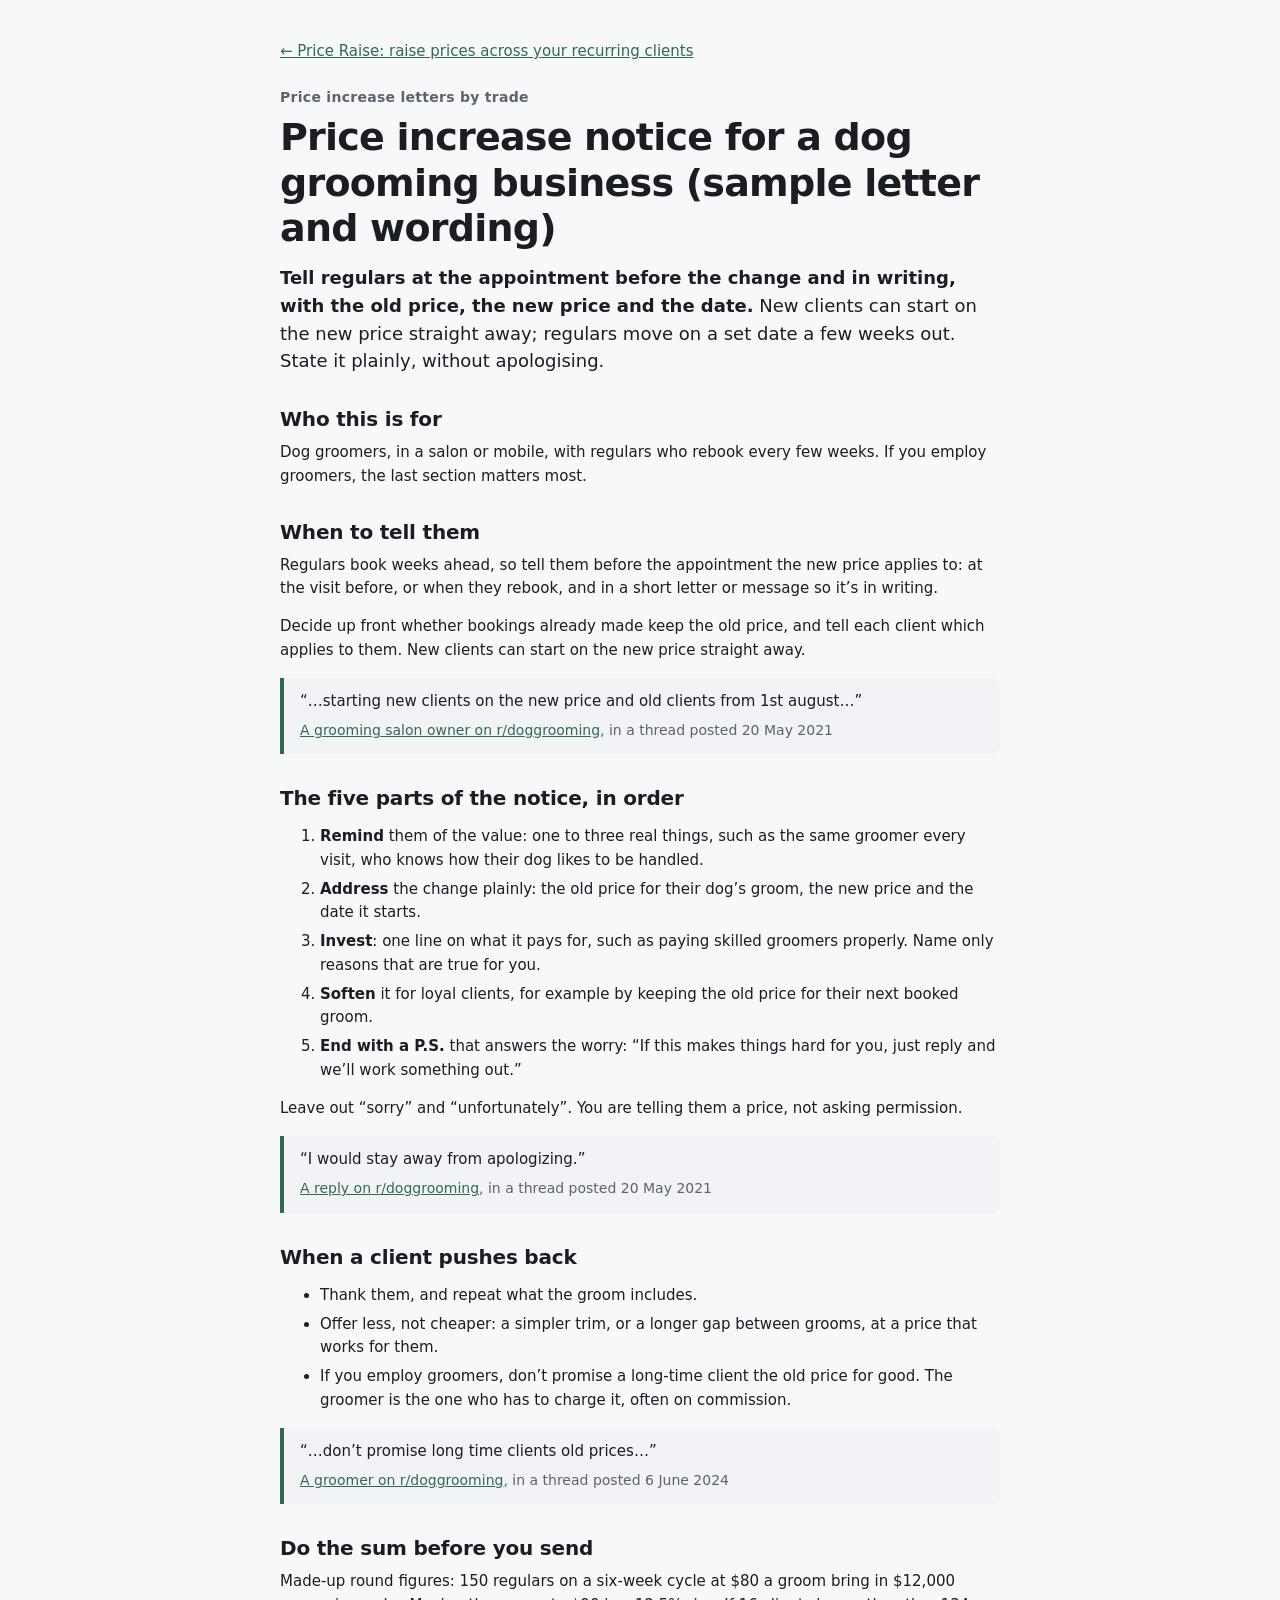
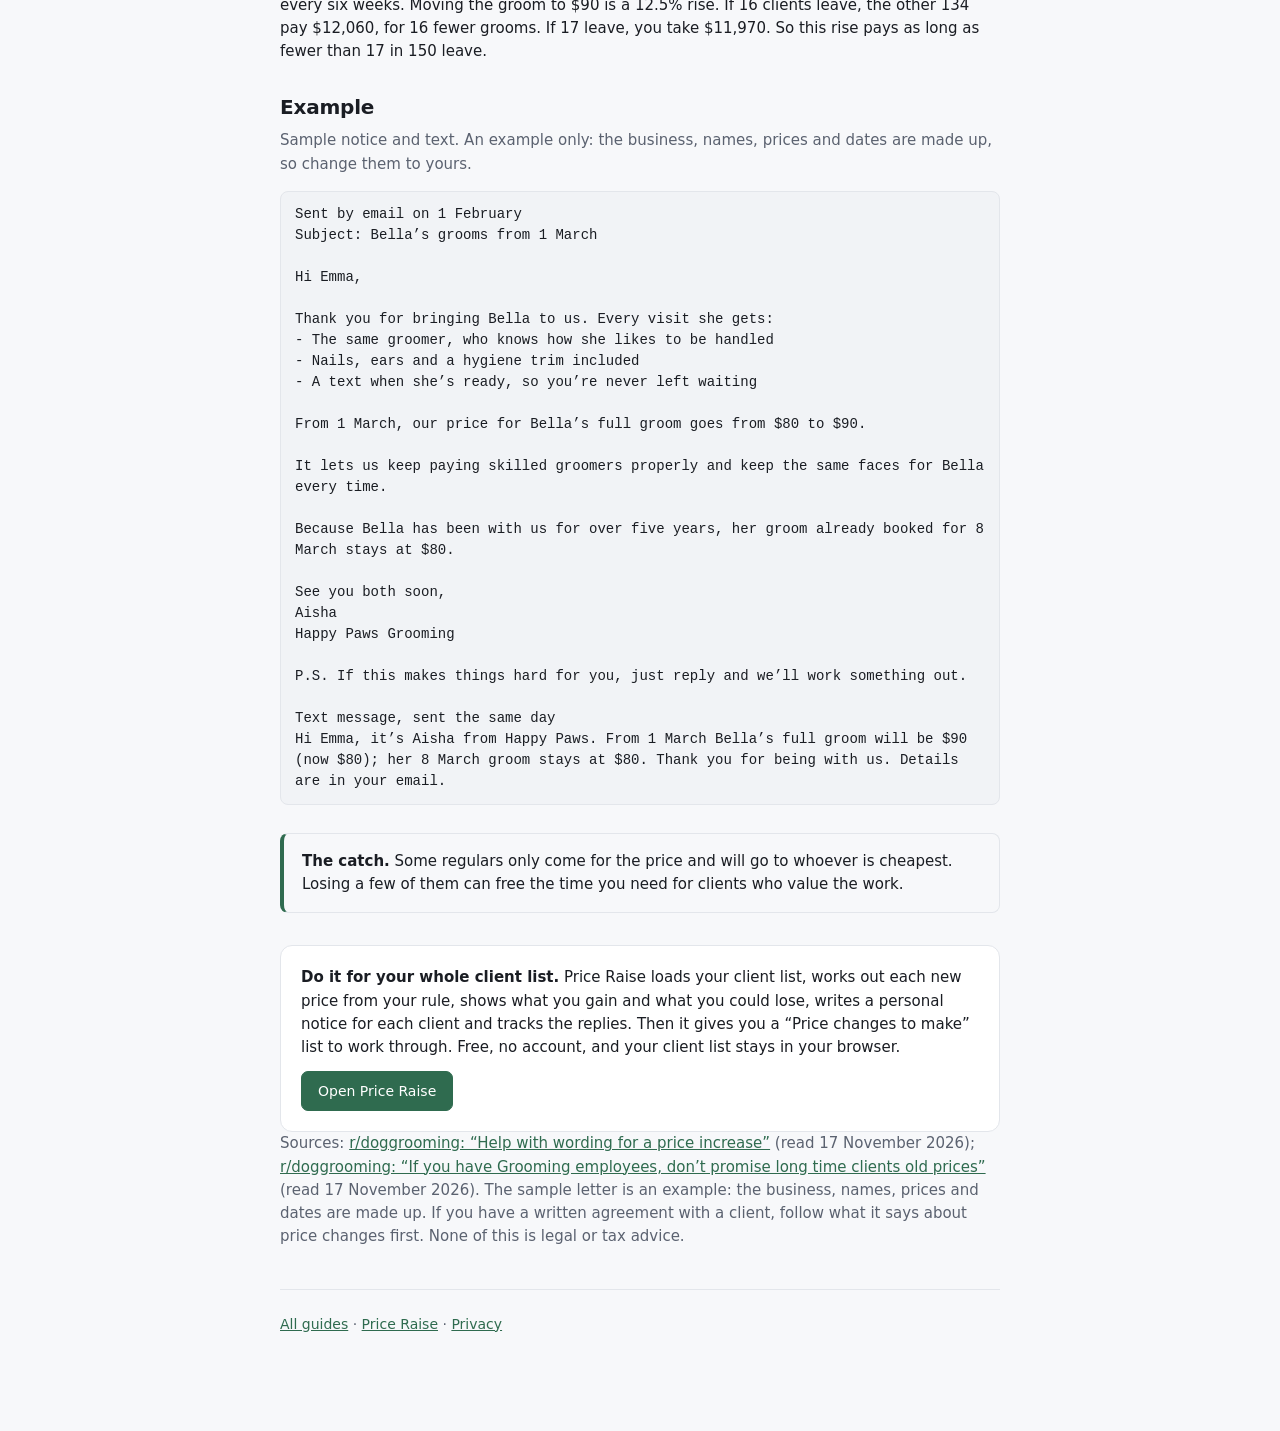
<file: guides/price-increase-letter-dog-grooming.html>
<!doctype html>
<html lang="en">
<head>
<meta charset="utf-8">
<meta name="viewport" content="width=device-width, initial-scale=1">
<title>Dog grooming price increase notice: sample letter | Price Raise</title>
<meta name="description" content="A full sample price increase notice for regular dog grooming clients, when to tell them, wording that doesn’t apologise, what to do when a client pushes back, and how many regulars you can lose and still come out ahead.">
<link rel="stylesheet" href="../css/app.css">
<script>try { const t = localStorage.getItem('pr-theme'); if (t) document.documentElement.dataset.theme = t; } catch (e) {}</script>
<script type="application/ld+json">{"@context":"https://schema.org","@type":"TechArticle","headline":"Price increase notice for a dog grooming business (sample letter and wording)","description":"A full sample price increase notice for regular dog grooming clients, when to tell them, wording that doesn’t apologise, what to do when a client pushes back, and how many regulars you can lose and still come out ahead.","about":"Price increase notices for dog grooming businesses","dateModified":"2026-11-17","author":{"@type":"Person","name":"Suhaib Akmal"},"isPartOf":{"@type":"WebSite","name":"Price Raise"},"citation":[],"isAccessibleForFree":true}</script>
<style>
  .doc { max-width: 760px; padding-top: 40px; padding-bottom: 56px; }
  .doc h1 { font-size: clamp(28px, 4vw, 38px); margin-bottom: 12px; }
  .doc h2 { font-size: 20px; margin-top: 32px; }
  .doc p, .doc li { color: var(--text); }
  .doc li { margin-bottom: 6px; }
  .doc .muted { color: var(--text-2); }
  .doc .back { display: inline-block; margin-bottom: 24px; }
  .doc .kicker { color: var(--text-2); font-size: 14px; font-weight: 600; letter-spacing: .02em; margin: 0 0 6px; }
  .doc .answer { font-size: 18px; }
  .doc blockquote { margin: 16px 0; padding: 12px 16px; border-left: 4px solid var(--accent); background: var(--surface-2); border-radius: 0 8px 8px 0; }
  .doc blockquote p { margin: 0 0 6px; }
  .doc blockquote cite { font-style: normal; font-size: 14px; color: var(--text-2); }
  .doc pre { white-space: pre-wrap; overflow-wrap: anywhere; background: var(--surface-2); border: 1px solid var(--line); border-radius: 8px; padding: 12px 14px; font: 14px/1.5 var(--mono); }
  .doc .catch { margin-top: 28px; padding: 16px 18px; border: 1px solid var(--line); border-left: 4px solid var(--accent); border-radius: 8px; }
  .doc .catch p { margin: 0; }
  .doc .cta { margin-top: 32px; padding: 20px; border: 1px solid var(--line); border-radius: 12px; background: var(--surface); }
  .doc .cta p { margin: 0 0 12px; }
  .doc .guide-list li { margin-bottom: 12px; }
  .doc footer { margin-top: 40px; font-size: 14px; color: var(--text-2); }
</style>
<link rel="canonical" href="https://suhaibusiness.github.io/price-raise/guides/price-increase-letter-dog-grooming.html">
<meta name="theme-color" content="#2f6b4f">
<link rel="icon" href="../favicon.svg" type="image/svg+xml">
<link rel="apple-touch-icon" href="../apple-touch-icon.png">
<meta property="og:type" content="website">
<meta property="og:site_name" content="Price Raise">
<meta property="og:title" content="Dog grooming price increase notice: sample letter | Price Raise">
<meta property="og:description" content="A full sample price increase notice for regular dog grooming clients, when to tell them, wording that doesn’t apologise, what to do when a client pushes back, and how many regulars you can lose and still come out ahead.">
<meta property="og:url" content="https://suhaibusiness.github.io/price-raise/guides/price-increase-letter-dog-grooming.html">
<meta property="og:image" content="https://suhaibusiness.github.io/price-raise/og.png">
<meta property="og:image:width" content="1200">
<meta property="og:image:height" content="630">
<meta property="og:image:alt" content="Price Raise: Raise prices across your recurring clients kindly: see the money first, send personal notices, track the replies. Free beta.">
<meta name="twitter:card" content="summary_large_image">
</head>
<body>
<main class="wrap doc">
  <a class="back" href="../">← Price Raise: raise prices across your recurring clients</a>
  <p class="kicker">Price increase letters by trade</p>
  <h1>Price increase notice for a dog grooming business (sample letter and wording)</h1>
  <p class="answer"><b>Tell regulars at the appointment before the change and in writing, with the old price, the new price and the date.</b> New clients can start on the new price straight away; regulars move on a set date a few weeks out. State it plainly, without apologising.</p>


  <h2>Who this is for</h2>
  <p>Dog groomers, in a salon or mobile, with regulars who rebook every few weeks. If you employ groomers, the last section matters most.</p>

  <h2>When to tell them</h2>
  <p>Regulars book weeks ahead, so tell them before the appointment the new price applies to: at the visit before, or when they rebook, and in a short letter or message so it’s in writing.</p>
  <p>Decide up front whether bookings already made keep the old price, and tell each client which applies to them. New clients can start on the new price straight away.</p>
  <blockquote>
    <p>“…starting new clients on the new price and old clients from 1st august…”</p>
    <cite><a href="https://www.reddit.com/r/doggrooming/comments/ngyy9f/" rel="noopener">A grooming salon owner on r/doggrooming</a>, in a thread posted 20 May 2021</cite>
  </blockquote>

  <h2>The five parts of the notice, in order</h2>

  <ol>
    <li><b>Remind</b> them of the value: one to three real things, such as the same groomer every visit, who knows how their dog likes to be handled.</li>
    <li><b>Address</b> the change plainly: the old price for their dog’s groom, the new price and the date it starts.</li>
    <li><b>Invest</b>: one line on what it pays for, such as paying skilled groomers properly. Name only reasons that are true for you.</li>
    <li><b>Soften</b> it for loyal clients, for example by keeping the old price for their next booked groom.</li>
    <li><b>End with a P.S.</b> that answers the worry: “If this makes things hard for you, just reply and we’ll work something out.”</li>
  </ol>
  <p>Leave out “sorry” and “unfortunately”. You are telling them a price, not asking permission.</p>
  <blockquote>
    <p>“I would stay away from apologizing.”</p>
    <cite><a href="https://www.reddit.com/r/doggrooming/comments/ngyy9f/" rel="noopener">A reply on r/doggrooming</a>, in a thread posted 20 May 2021</cite>
  </blockquote>

  <h2>When a client pushes back</h2>

  <ul>
    <li>Thank them, and repeat what the groom includes.</li>
    <li>Offer less, not cheaper: a simpler trim, or a longer gap between grooms, at a price that works for them.</li>
    <li>If you employ groomers, don’t promise a long-time client the old price for good. The groomer is the one who has to charge it, often on commission.</li>
  </ul>
  <blockquote>
    <p>“…don’t promise long time clients old prices…”</p>
    <cite><a href="https://www.reddit.com/r/doggrooming/comments/1d9rfnh/" rel="noopener">A groomer on r/doggrooming</a>, in a thread posted 6 June 2024</cite>
  </blockquote>

  <h2>Do the sum before you send</h2>
  <p>Made-up round figures: 150 regulars on a six-week cycle at $80 a groom bring in $12,000 every six weeks. Moving the groom to $90 is a 12.5% rise. If 16 clients leave, the other 134 pay $12,060, for 16 fewer grooms. If 17 leave, you take $11,970. So this rise pays as long as fewer than 17 in 150 leave.</p>

  <h2>Example</h2>
  <p class="muted">Sample notice and text. An example only: the business, names, prices and dates are made up, so change them to yours.</p>
  <pre><code>Sent by email on 1 February
Subject: Bella’s grooms from 1 March

Hi Emma,

Thank you for bringing Bella to us. Every visit she gets:
- The same groomer, who knows how she likes to be handled
- Nails, ears and a hygiene trim included
- A text when she’s ready, so you’re never left waiting

From 1 March, our price for Bella’s full groom goes from $80 to $90.

It lets us keep paying skilled groomers properly and keep the same faces for Bella every time.

Because Bella has been with us for over five years, her groom already booked for 8 March stays at $80.

See you both soon,
Aisha
Happy Paws Grooming

P.S. If this makes things hard for you, just reply and we’ll work something out.

Text message, sent the same day
Hi Emma, it’s Aisha from Happy Paws. From 1 March Bella’s full groom will be $90 (now $80); her 8 March groom stays at $80. Thank you for being with us. Details are in your email.</code></pre>

  <div class="catch"><p><b>The catch.</b> Some regulars only come for the price and will go to whoever is cheapest. Losing a few of them can free the time you need for clients who value the work.</p></div>

  <div class="cta">
    <p><b>Do it for your whole client list.</b> Price Raise loads your client list, works out each new price from your rule, shows what you gain and what you could lose, writes a personal notice for each client and tracks the replies. Then it gives you a “Price changes to make” list to work through. Free, no account, and your client list stays in your browser.</p>
    <a class="btn primary" href="../">Open Price Raise</a>
  </div>

  <p class="muted">Sources: <a href="https://www.reddit.com/r/doggrooming/comments/ngyy9f/" rel="noopener">r/doggrooming: “Help with wording for a price increase”</a> (read 17 November 2026); <a href="https://www.reddit.com/r/doggrooming/comments/1d9rfnh/" rel="noopener">r/doggrooming: “If you have Grooming employees, don’t promise long time clients old prices”</a> (read 17 November 2026). The sample letter is an example: the business, names, prices and dates are made up. If you have a written agreement with a client, follow what it says about price changes first. None of this is legal or tax advice.</p>
  <footer><a href="./">All guides</a> · <a href="../">Price Raise</a> · <a href="../privacy.html">Privacy</a></footer>
</main>
</body>
</html>
</file>
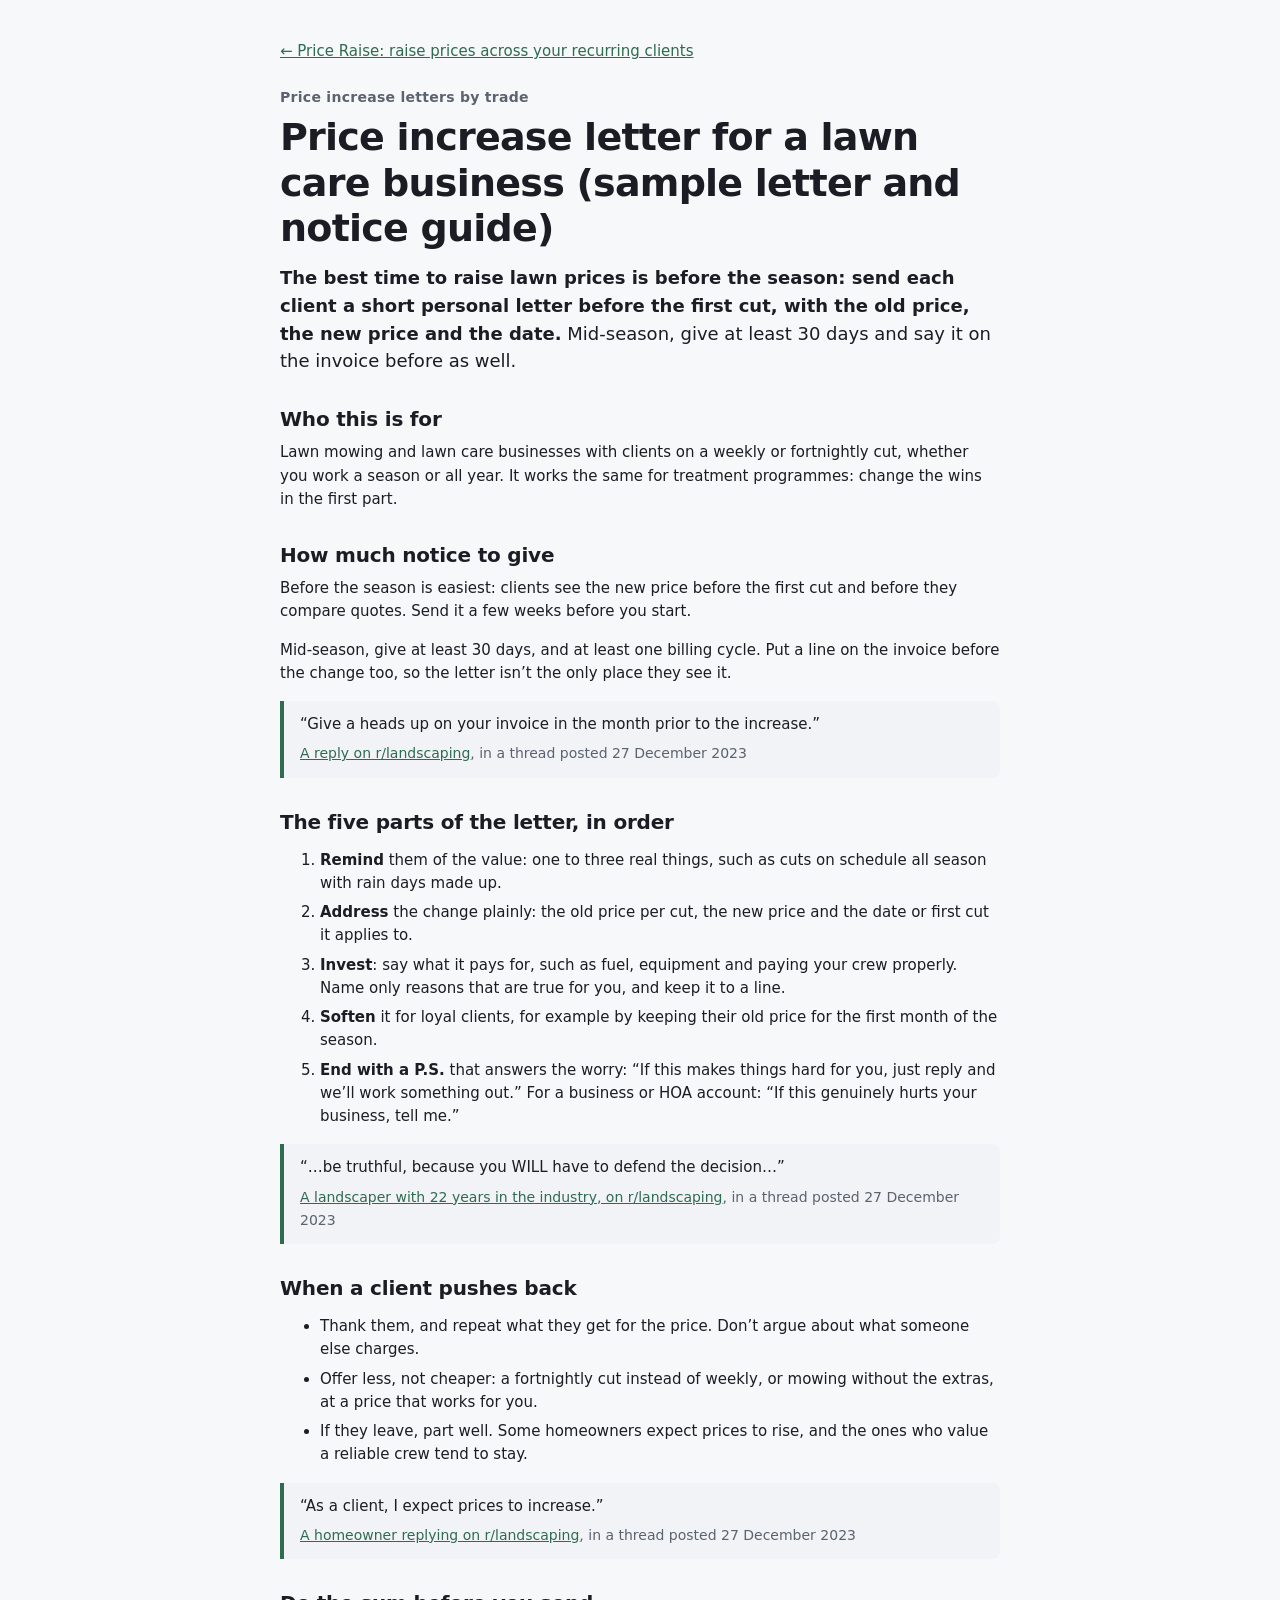
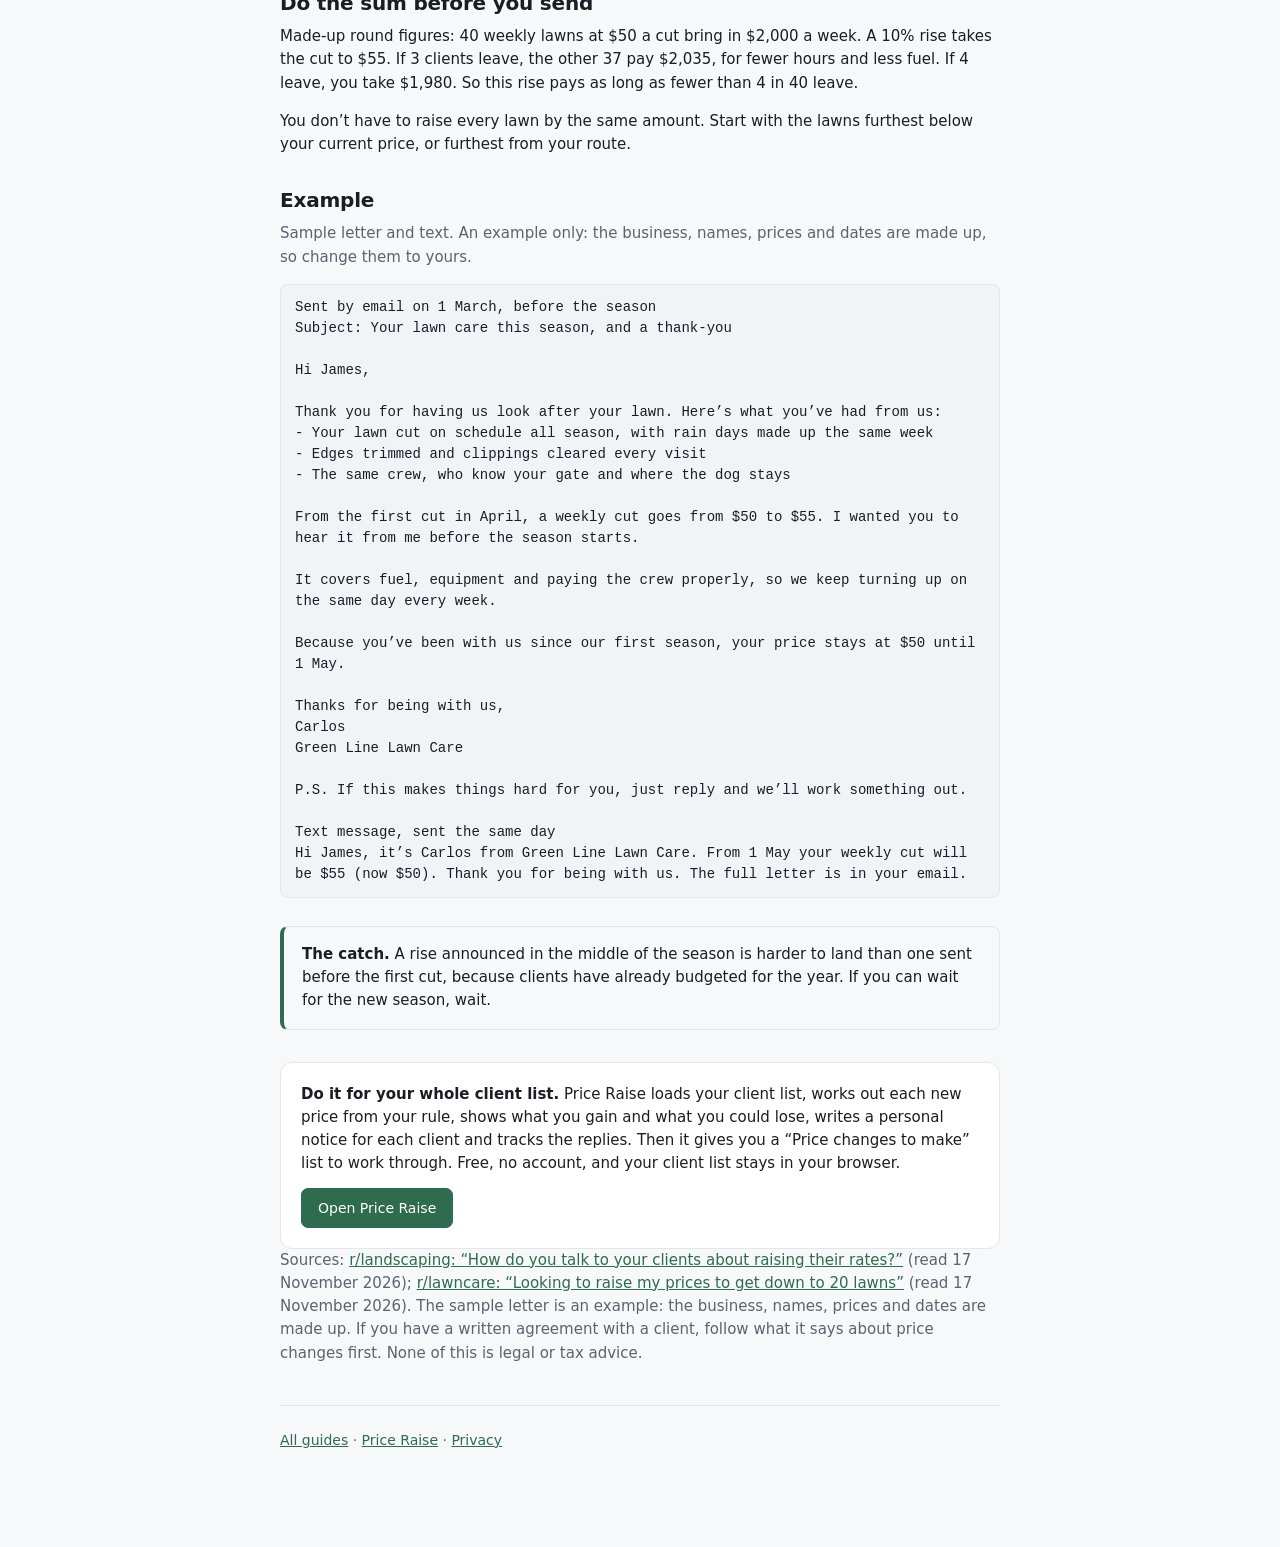
<file: guides/price-increase-letter-lawn-care-business.html>
<!doctype html>
<html lang="en">
<head>
<meta charset="utf-8">
<meta name="viewport" content="width=device-width, initial-scale=1">
<title>Lawn care price increase letter: sample and notice | Price Raise</title>
<meta name="description" content="A full sample price increase letter for lawn mowing and lawn care clients, when to send it in the season, what to say when a client pushes back, and how many lawns you can lose and still come out ahead.">
<link rel="stylesheet" href="../css/app.css">
<script>try { const t = localStorage.getItem('pr-theme'); if (t) document.documentElement.dataset.theme = t; } catch (e) {}</script>
<script type="application/ld+json">{"@context":"https://schema.org","@type":"TechArticle","headline":"Price increase letter for a lawn care business (sample letter and notice guide)","description":"A full sample price increase letter for lawn mowing and lawn care clients, when to send it in the season, what to say when a client pushes back, and how many lawns you can lose and still come out ahead.","about":"Price increase letters for lawn care and mowing businesses","dateModified":"2026-11-17","author":{"@type":"Person","name":"Suhaib Akmal"},"isPartOf":{"@type":"WebSite","name":"Price Raise"},"citation":[],"isAccessibleForFree":true}</script>
<style>
  .doc { max-width: 760px; padding-top: 40px; padding-bottom: 56px; }
  .doc h1 { font-size: clamp(28px, 4vw, 38px); margin-bottom: 12px; }
  .doc h2 { font-size: 20px; margin-top: 32px; }
  .doc p, .doc li { color: var(--text); }
  .doc li { margin-bottom: 6px; }
  .doc .muted { color: var(--text-2); }
  .doc .back { display: inline-block; margin-bottom: 24px; }
  .doc .kicker { color: var(--text-2); font-size: 14px; font-weight: 600; letter-spacing: .02em; margin: 0 0 6px; }
  .doc .answer { font-size: 18px; }
  .doc blockquote { margin: 16px 0; padding: 12px 16px; border-left: 4px solid var(--accent); background: var(--surface-2); border-radius: 0 8px 8px 0; }
  .doc blockquote p { margin: 0 0 6px; }
  .doc blockquote cite { font-style: normal; font-size: 14px; color: var(--text-2); }
  .doc pre { white-space: pre-wrap; overflow-wrap: anywhere; background: var(--surface-2); border: 1px solid var(--line); border-radius: 8px; padding: 12px 14px; font: 14px/1.5 var(--mono); }
  .doc .catch { margin-top: 28px; padding: 16px 18px; border: 1px solid var(--line); border-left: 4px solid var(--accent); border-radius: 8px; }
  .doc .catch p { margin: 0; }
  .doc .cta { margin-top: 32px; padding: 20px; border: 1px solid var(--line); border-radius: 12px; background: var(--surface); }
  .doc .cta p { margin: 0 0 12px; }
  .doc .guide-list li { margin-bottom: 12px; }
  .doc footer { margin-top: 40px; font-size: 14px; color: var(--text-2); }
</style>
<link rel="canonical" href="https://suhaibusiness.github.io/price-raise/guides/price-increase-letter-lawn-care-business.html">
<meta name="theme-color" content="#2f6b4f">
<link rel="icon" href="../favicon.svg" type="image/svg+xml">
<link rel="apple-touch-icon" href="../apple-touch-icon.png">
<meta property="og:type" content="website">
<meta property="og:site_name" content="Price Raise">
<meta property="og:title" content="Lawn care price increase letter: sample and notice | Price Raise">
<meta property="og:description" content="A full sample price increase letter for lawn mowing and lawn care clients, when to send it in the season, what to say when a client pushes back, and how many lawns you can lose and still come out ahead.">
<meta property="og:url" content="https://suhaibusiness.github.io/price-raise/guides/price-increase-letter-lawn-care-business.html">
<meta property="og:image" content="https://suhaibusiness.github.io/price-raise/og.png">
<meta property="og:image:width" content="1200">
<meta property="og:image:height" content="630">
<meta property="og:image:alt" content="Price Raise: Raise prices across your recurring clients kindly: see the money first, send personal notices, track the replies. Free beta.">
<meta name="twitter:card" content="summary_large_image">
</head>
<body>
<main class="wrap doc">
  <a class="back" href="../">← Price Raise: raise prices across your recurring clients</a>
  <p class="kicker">Price increase letters by trade</p>
  <h1>Price increase letter for a lawn care business (sample letter and notice guide)</h1>
  <p class="answer"><b>The best time to raise lawn prices is before the season: send each client a short personal letter before the first cut, with the old price, the new price and the date.</b> Mid-season, give at least 30 days and say it on the invoice before as well.</p>


  <h2>Who this is for</h2>
  <p>Lawn mowing and lawn care businesses with clients on a weekly or fortnightly cut, whether you work a season or all year. It works the same for treatment programmes: change the wins in the first part.</p>

  <h2>How much notice to give</h2>
  <p>Before the season is easiest: clients see the new price before the first cut and before they compare quotes. Send it a few weeks before you start.</p>
  <p>Mid-season, give at least 30 days, and at least one billing cycle. Put a line on the invoice before the change too, so the letter isn’t the only place they see it.</p>
  <blockquote>
    <p>“Give a heads up on your invoice in the month prior to the increase.”</p>
    <cite><a href="https://www.reddit.com/r/landscaping/comments/18ru37o/" rel="noopener">A reply on r/landscaping</a>, in a thread posted 27 December 2023</cite>
  </blockquote>

  <h2>The five parts of the letter, in order</h2>

  <ol>
    <li><b>Remind</b> them of the value: one to three real things, such as cuts on schedule all season with rain days made up.</li>
    <li><b>Address</b> the change plainly: the old price per cut, the new price and the date or first cut it applies to.</li>
    <li><b>Invest</b>: say what it pays for, such as fuel, equipment and paying your crew properly. Name only reasons that are true for you, and keep it to a line.</li>
    <li><b>Soften</b> it for loyal clients, for example by keeping their old price for the first month of the season.</li>
    <li><b>End with a P.S.</b> that answers the worry: “If this makes things hard for you, just reply and we’ll work something out.” For a business or HOA account: “If this genuinely hurts your business, tell me.”</li>
  </ol>
  <blockquote>
    <p>“…be truthful, because you WILL have to defend the decision…”</p>
    <cite><a href="https://www.reddit.com/r/landscaping/comments/18ru37o/" rel="noopener">A landscaper with 22 years in the industry, on r/landscaping</a>, in a thread posted 27 December 2023</cite>
  </blockquote>

  <h2>When a client pushes back</h2>

  <ul>
    <li>Thank them, and repeat what they get for the price. Don’t argue about what someone else charges.</li>
    <li>Offer less, not cheaper: a fortnightly cut instead of weekly, or mowing without the extras, at a price that works for you.</li>
    <li>If they leave, part well. Some homeowners expect prices to rise, and the ones who value a reliable crew tend to stay.</li>
  </ul>
  <blockquote>
    <p>“As a client, I expect prices to increase.”</p>
    <cite><a href="https://www.reddit.com/r/landscaping/comments/18ru37o/" rel="noopener">A homeowner replying on r/landscaping</a>, in a thread posted 27 December 2023</cite>
  </blockquote>

  <h2>Do the sum before you send</h2>
  <p>Made-up round figures: 40 weekly lawns at $50 a cut bring in $2,000 a week. A 10% rise takes the cut to $55. If 3 clients leave, the other 37 pay $2,035, for fewer hours and less fuel. If 4 leave, you take $1,980. So this rise pays as long as fewer than 4 in 40 leave.</p>
  <p>You don’t have to raise every lawn by the same amount. Start with the lawns furthest below your current price, or furthest from your route.</p>

  <h2>Example</h2>
  <p class="muted">Sample letter and text. An example only: the business, names, prices and dates are made up, so change them to yours.</p>
  <pre><code>Sent by email on 1 March, before the season
Subject: Your lawn care this season, and a thank-you

Hi James,

Thank you for having us look after your lawn. Here’s what you’ve had from us:
- Your lawn cut on schedule all season, with rain days made up the same week
- Edges trimmed and clippings cleared every visit
- The same crew, who know your gate and where the dog stays

From the first cut in April, a weekly cut goes from $50 to $55. I wanted you to hear it from me before the season starts.

It covers fuel, equipment and paying the crew properly, so we keep turning up on the same day every week.

Because you’ve been with us since our first season, your price stays at $50 until 1 May.

Thanks for being with us,
Carlos
Green Line Lawn Care

P.S. If this makes things hard for you, just reply and we’ll work something out.

Text message, sent the same day
Hi James, it’s Carlos from Green Line Lawn Care. From 1 May your weekly cut will be $55 (now $50). Thank you for being with us. The full letter is in your email.</code></pre>

  <div class="catch"><p><b>The catch.</b> A rise announced in the middle of the season is harder to land than one sent before the first cut, because clients have already budgeted for the year. If you can wait for the new season, wait.</p></div>

  <div class="cta">
    <p><b>Do it for your whole client list.</b> Price Raise loads your client list, works out each new price from your rule, shows what you gain and what you could lose, writes a personal notice for each client and tracks the replies. Then it gives you a “Price changes to make” list to work through. Free, no account, and your client list stays in your browser.</p>
    <a class="btn primary" href="../">Open Price Raise</a>
  </div>

  <p class="muted">Sources: <a href="https://www.reddit.com/r/landscaping/comments/18ru37o/" rel="noopener">r/landscaping: “How do you talk to your clients about raising their rates?”</a> (read 17 November 2026); <a href="https://www.reddit.com/r/lawncare/comments/1okegyk/" rel="noopener">r/lawncare: “Looking to raise my prices to get down to 20 lawns”</a> (read 17 November 2026). The sample letter is an example: the business, names, prices and dates are made up. If you have a written agreement with a client, follow what it says about price changes first. None of this is legal or tax advice.</p>
  <footer><a href="./">All guides</a> · <a href="../">Price Raise</a> · <a href="../privacy.html">Privacy</a></footer>
</main>
</body>
</html>
</file>
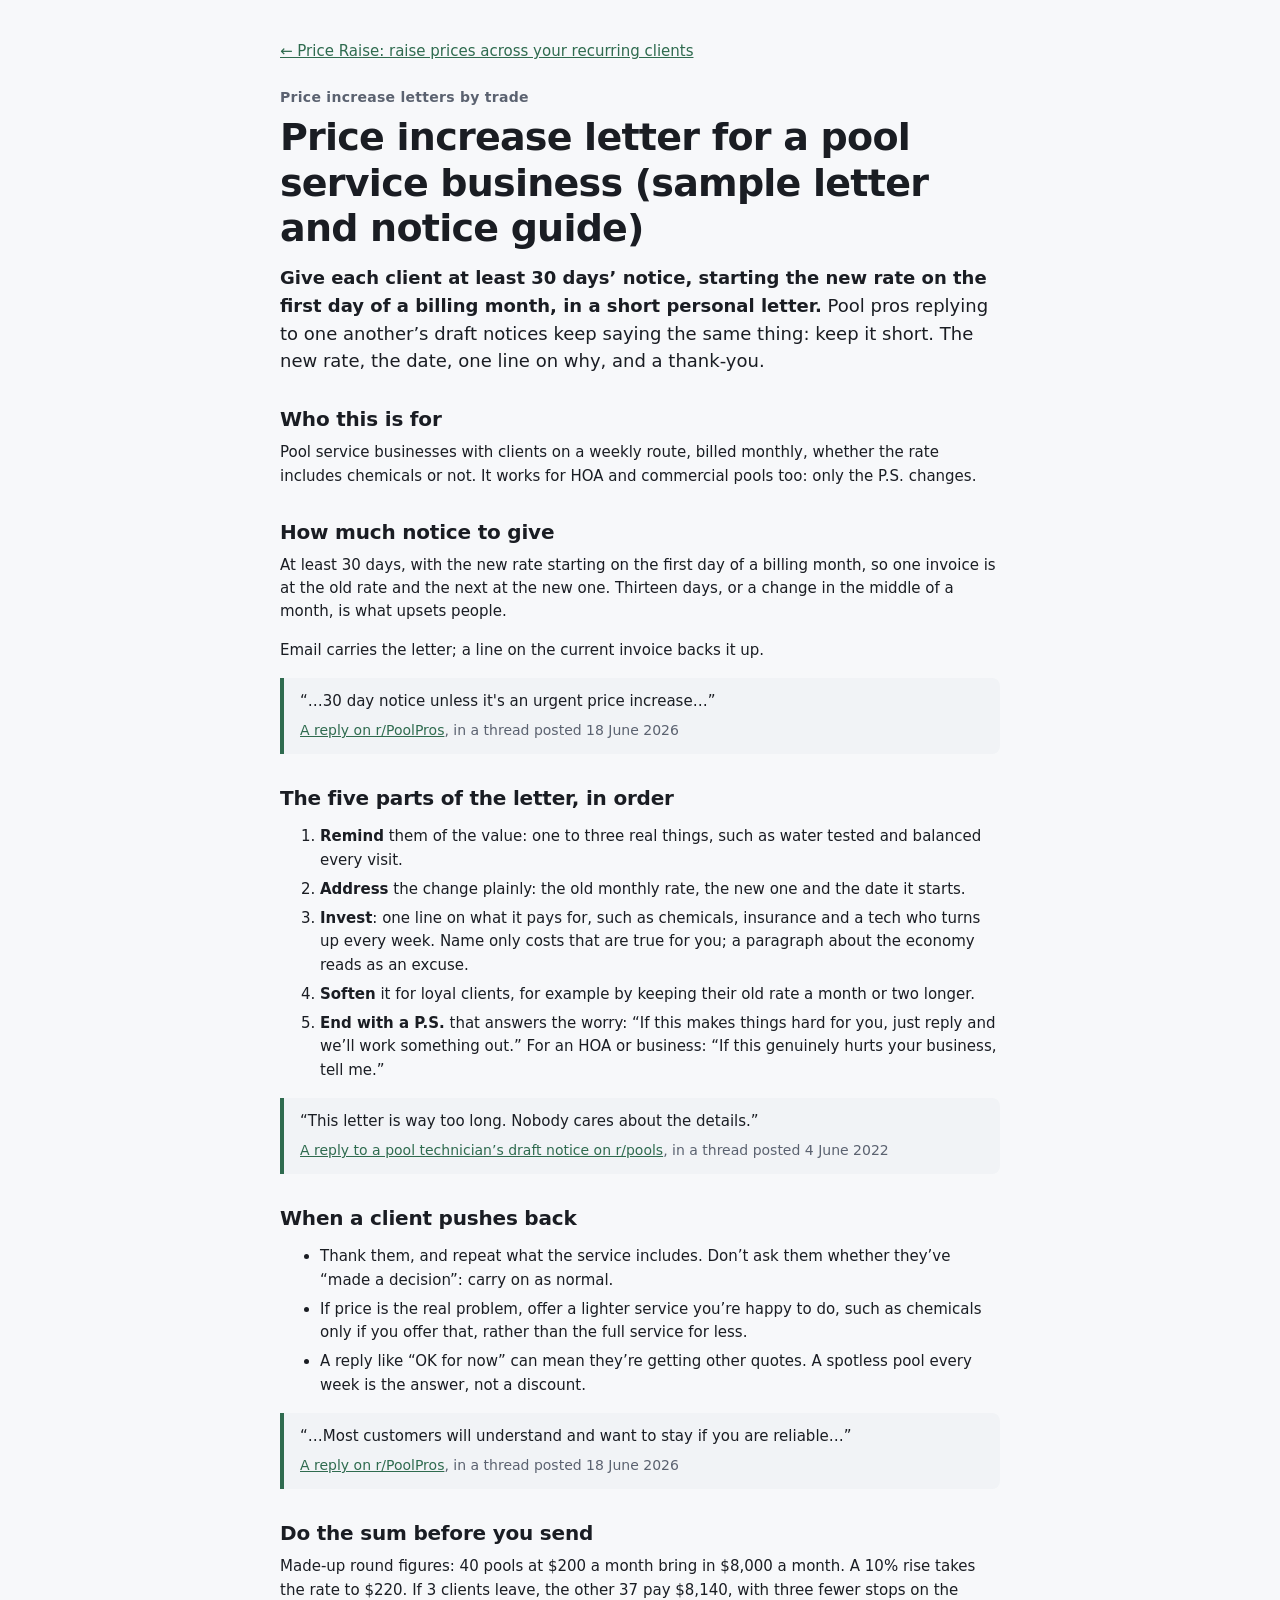
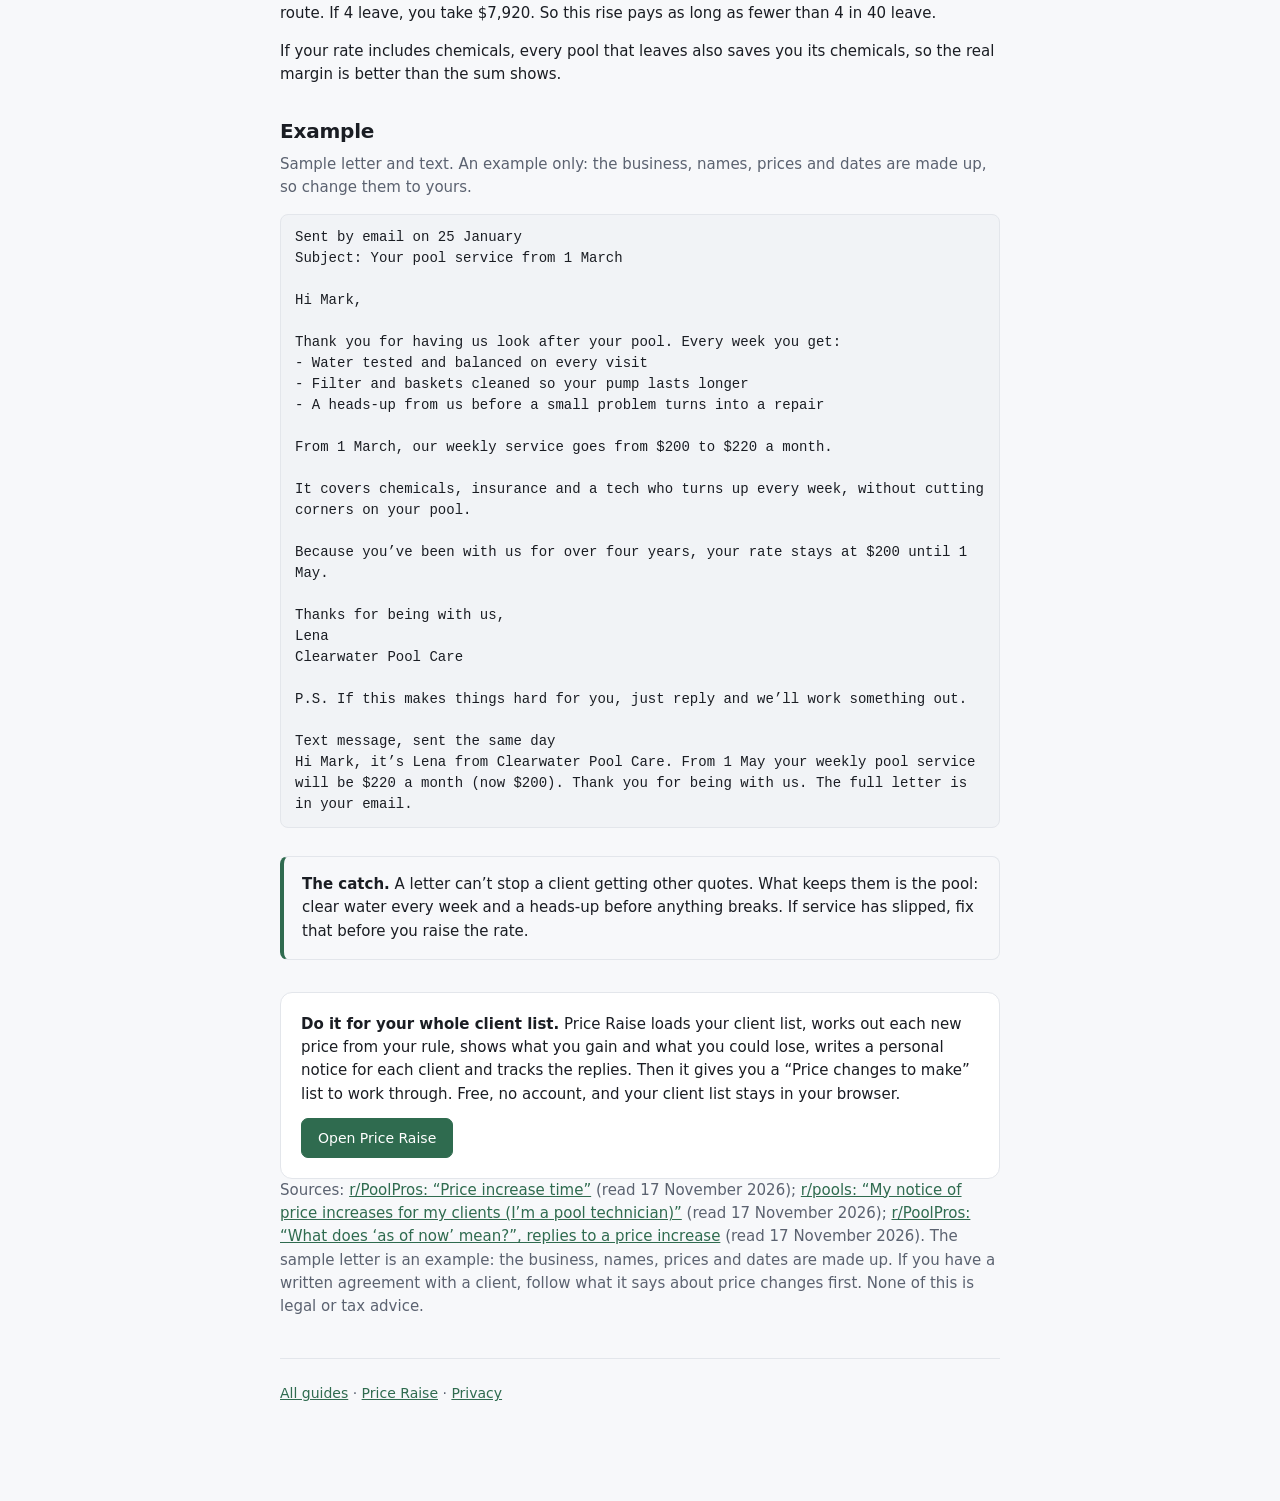
<file: guides/price-increase-letter-pool-service.html>
<!doctype html>
<html lang="en">
<head>
<meta charset="utf-8">
<meta name="viewport" content="width=device-width, initial-scale=1">
<title>Pool service price increase letter: sample and notice | Price Raise</title>
<meta name="description" content="A full sample price increase letter for weekly pool service clients, how much notice to give, why shorter letters land better, what to do when a client pushes back, and how many pools you can lose and still come out ahead.">
<link rel="stylesheet" href="../css/app.css">
<script>try { const t = localStorage.getItem('pr-theme'); if (t) document.documentElement.dataset.theme = t; } catch (e) {}</script>
<script type="application/ld+json">{"@context":"https://schema.org","@type":"TechArticle","headline":"Price increase letter for a pool service business (sample letter and notice guide)","description":"A full sample price increase letter for weekly pool service clients, how much notice to give, why shorter letters land better, what to do when a client pushes back, and how many pools you can lose and still come out ahead.","about":"Price increase letters for pool service businesses","dateModified":"2026-11-17","author":{"@type":"Person","name":"Suhaib Akmal"},"isPartOf":{"@type":"WebSite","name":"Price Raise"},"citation":[],"isAccessibleForFree":true}</script>
<style>
  .doc { max-width: 760px; padding-top: 40px; padding-bottom: 56px; }
  .doc h1 { font-size: clamp(28px, 4vw, 38px); margin-bottom: 12px; }
  .doc h2 { font-size: 20px; margin-top: 32px; }
  .doc p, .doc li { color: var(--text); }
  .doc li { margin-bottom: 6px; }
  .doc .muted { color: var(--text-2); }
  .doc .back { display: inline-block; margin-bottom: 24px; }
  .doc .kicker { color: var(--text-2); font-size: 14px; font-weight: 600; letter-spacing: .02em; margin: 0 0 6px; }
  .doc .answer { font-size: 18px; }
  .doc blockquote { margin: 16px 0; padding: 12px 16px; border-left: 4px solid var(--accent); background: var(--surface-2); border-radius: 0 8px 8px 0; }
  .doc blockquote p { margin: 0 0 6px; }
  .doc blockquote cite { font-style: normal; font-size: 14px; color: var(--text-2); }
  .doc pre { white-space: pre-wrap; overflow-wrap: anywhere; background: var(--surface-2); border: 1px solid var(--line); border-radius: 8px; padding: 12px 14px; font: 14px/1.5 var(--mono); }
  .doc .catch { margin-top: 28px; padding: 16px 18px; border: 1px solid var(--line); border-left: 4px solid var(--accent); border-radius: 8px; }
  .doc .catch p { margin: 0; }
  .doc .cta { margin-top: 32px; padding: 20px; border: 1px solid var(--line); border-radius: 12px; background: var(--surface); }
  .doc .cta p { margin: 0 0 12px; }
  .doc .guide-list li { margin-bottom: 12px; }
  .doc footer { margin-top: 40px; font-size: 14px; color: var(--text-2); }
</style>
<link rel="canonical" href="https://suhaibusiness.github.io/price-raise/guides/price-increase-letter-pool-service.html">
<meta name="theme-color" content="#2f6b4f">
<link rel="icon" href="../favicon.svg" type="image/svg+xml">
<link rel="apple-touch-icon" href="../apple-touch-icon.png">
<meta property="og:type" content="website">
<meta property="og:site_name" content="Price Raise">
<meta property="og:title" content="Pool service price increase letter: sample and notice | Price Raise">
<meta property="og:description" content="A full sample price increase letter for weekly pool service clients, how much notice to give, why shorter letters land better, what to do when a client pushes back, and how many pools you can lose and still come out ahead.">
<meta property="og:url" content="https://suhaibusiness.github.io/price-raise/guides/price-increase-letter-pool-service.html">
<meta property="og:image" content="https://suhaibusiness.github.io/price-raise/og.png">
<meta property="og:image:width" content="1200">
<meta property="og:image:height" content="630">
<meta property="og:image:alt" content="Price Raise: Raise prices across your recurring clients kindly: see the money first, send personal notices, track the replies. Free beta.">
<meta name="twitter:card" content="summary_large_image">
</head>
<body>
<main class="wrap doc">
  <a class="back" href="../">← Price Raise: raise prices across your recurring clients</a>
  <p class="kicker">Price increase letters by trade</p>
  <h1>Price increase letter for a pool service business (sample letter and notice guide)</h1>
  <p class="answer"><b>Give each client at least 30 days’ notice, starting the new rate on the first day of a billing month, in a short personal letter.</b> Pool pros replying to one another’s draft notices keep saying the same thing: keep it short. The new rate, the date, one line on why, and a thank-you.</p>


  <h2>Who this is for</h2>
  <p>Pool service businesses with clients on a weekly route, billed monthly, whether the rate includes chemicals or not. It works for HOA and commercial pools too: only the P.S. changes.</p>

  <h2>How much notice to give</h2>
  <p>At least 30 days, with the new rate starting on the first day of a billing month, so one invoice is at the old rate and the next at the new one. Thirteen days, or a change in the middle of a month, is what upsets people.</p>
  <p>Email carries the letter; a line on the current invoice backs it up.</p>
  <blockquote>
    <p>“…30 day notice unless it's an urgent price increase…”</p>
    <cite><a href="https://www.reddit.com/r/PoolPros/comments/1u9di3x/" rel="noopener">A reply on r/PoolPros</a>, in a thread posted 18 June 2026</cite>
  </blockquote>

  <h2>The five parts of the letter, in order</h2>

  <ol>
    <li><b>Remind</b> them of the value: one to three real things, such as water tested and balanced every visit.</li>
    <li><b>Address</b> the change plainly: the old monthly rate, the new one and the date it starts.</li>
    <li><b>Invest</b>: one line on what it pays for, such as chemicals, insurance and a tech who turns up every week. Name only costs that are true for you; a paragraph about the economy reads as an excuse.</li>
    <li><b>Soften</b> it for loyal clients, for example by keeping their old rate a month or two longer.</li>
    <li><b>End with a P.S.</b> that answers the worry: “If this makes things hard for you, just reply and we’ll work something out.” For an HOA or business: “If this genuinely hurts your business, tell me.”</li>
  </ol>
  <blockquote>
    <p>“This letter is way too long. Nobody cares about the details.”</p>
    <cite><a href="https://www.reddit.com/r/pools/comments/v4x5br/" rel="noopener">A reply to a pool technician’s draft notice on r/pools</a>, in a thread posted 4 June 2022</cite>
  </blockquote>

  <h2>When a client pushes back</h2>

  <ul>
    <li>Thank them, and repeat what the service includes. Don’t ask them whether they’ve “made a decision”: carry on as normal.</li>
    <li>If price is the real problem, offer a lighter service you’re happy to do, such as chemicals only if you offer that, rather than the full service for less.</li>
    <li>A reply like “OK for now” can mean they’re getting other quotes. A spotless pool every week is the answer, not a discount.</li>
  </ul>
  <blockquote>
    <p>“…Most customers will understand and want to stay if you are reliable…”</p>
    <cite><a href="https://www.reddit.com/r/PoolPros/comments/1u9di3x/" rel="noopener">A reply on r/PoolPros</a>, in a thread posted 18 June 2026</cite>
  </blockquote>

  <h2>Do the sum before you send</h2>
  <p>Made-up round figures: 40 pools at $200 a month bring in $8,000 a month. A 10% rise takes the rate to $220. If 3 clients leave, the other 37 pay $8,140, with three fewer stops on the route. If 4 leave, you take $7,920. So this rise pays as long as fewer than 4 in 40 leave.</p>
  <p>If your rate includes chemicals, every pool that leaves also saves you its chemicals, so the real margin is better than the sum shows.</p>

  <h2>Example</h2>
  <p class="muted">Sample letter and text. An example only: the business, names, prices and dates are made up, so change them to yours.</p>
  <pre><code>Sent by email on 25 January
Subject: Your pool service from 1 March

Hi Mark,

Thank you for having us look after your pool. Every week you get:
- Water tested and balanced on every visit
- Filter and baskets cleaned so your pump lasts longer
- A heads-up from us before a small problem turns into a repair

From 1 March, our weekly service goes from $200 to $220 a month.

It covers chemicals, insurance and a tech who turns up every week, without cutting corners on your pool.

Because you’ve been with us for over four years, your rate stays at $200 until 1 May.

Thanks for being with us,
Lena
Clearwater Pool Care

P.S. If this makes things hard for you, just reply and we’ll work something out.

Text message, sent the same day
Hi Mark, it’s Lena from Clearwater Pool Care. From 1 May your weekly pool service will be $220 a month (now $200). Thank you for being with us. The full letter is in your email.</code></pre>

  <div class="catch"><p><b>The catch.</b> A letter can’t stop a client getting other quotes. What keeps them is the pool: clear water every week and a heads-up before anything breaks. If service has slipped, fix that before you raise the rate.</p></div>

  <div class="cta">
    <p><b>Do it for your whole client list.</b> Price Raise loads your client list, works out each new price from your rule, shows what you gain and what you could lose, writes a personal notice for each client and tracks the replies. Then it gives you a “Price changes to make” list to work through. Free, no account, and your client list stays in your browser.</p>
    <a class="btn primary" href="../">Open Price Raise</a>
  </div>

  <p class="muted">Sources: <a href="https://www.reddit.com/r/PoolPros/comments/1u9di3x/" rel="noopener">r/PoolPros: “Price increase time”</a> (read 17 November 2026); <a href="https://www.reddit.com/r/pools/comments/v4x5br/" rel="noopener">r/pools: “My notice of price increases for my clients (I’m a pool technician)”</a> (read 17 November 2026); <a href="https://www.reddit.com/r/PoolPros/comments/1ef7cyi/" rel="noopener">r/PoolPros: “What does ‘as of now’ mean?”, replies to a price increase</a> (read 17 November 2026). The sample letter is an example: the business, names, prices and dates are made up. If you have a written agreement with a client, follow what it says about price changes first. None of this is legal or tax advice.</p>
  <footer><a href="./">All guides</a> · <a href="../">Price Raise</a> · <a href="../privacy.html">Privacy</a></footer>
</main>
</body>
</html>
</file>
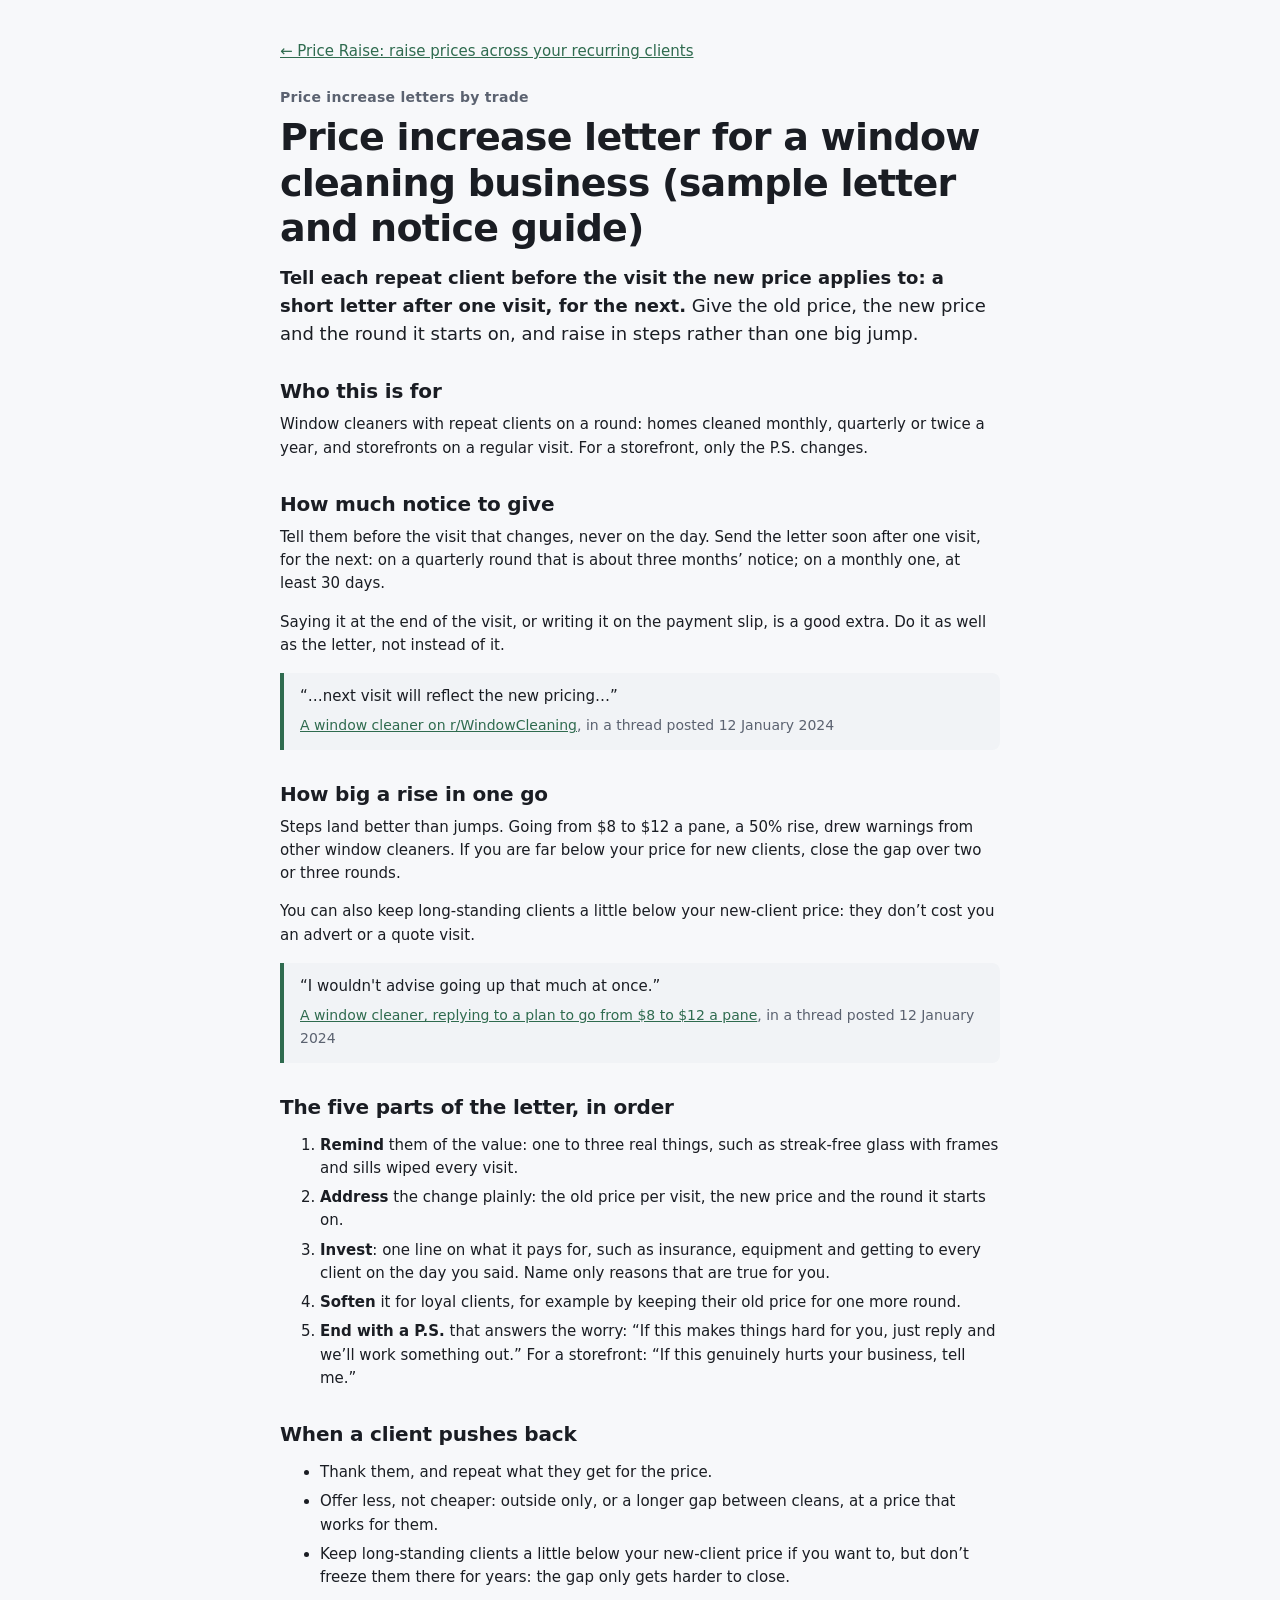
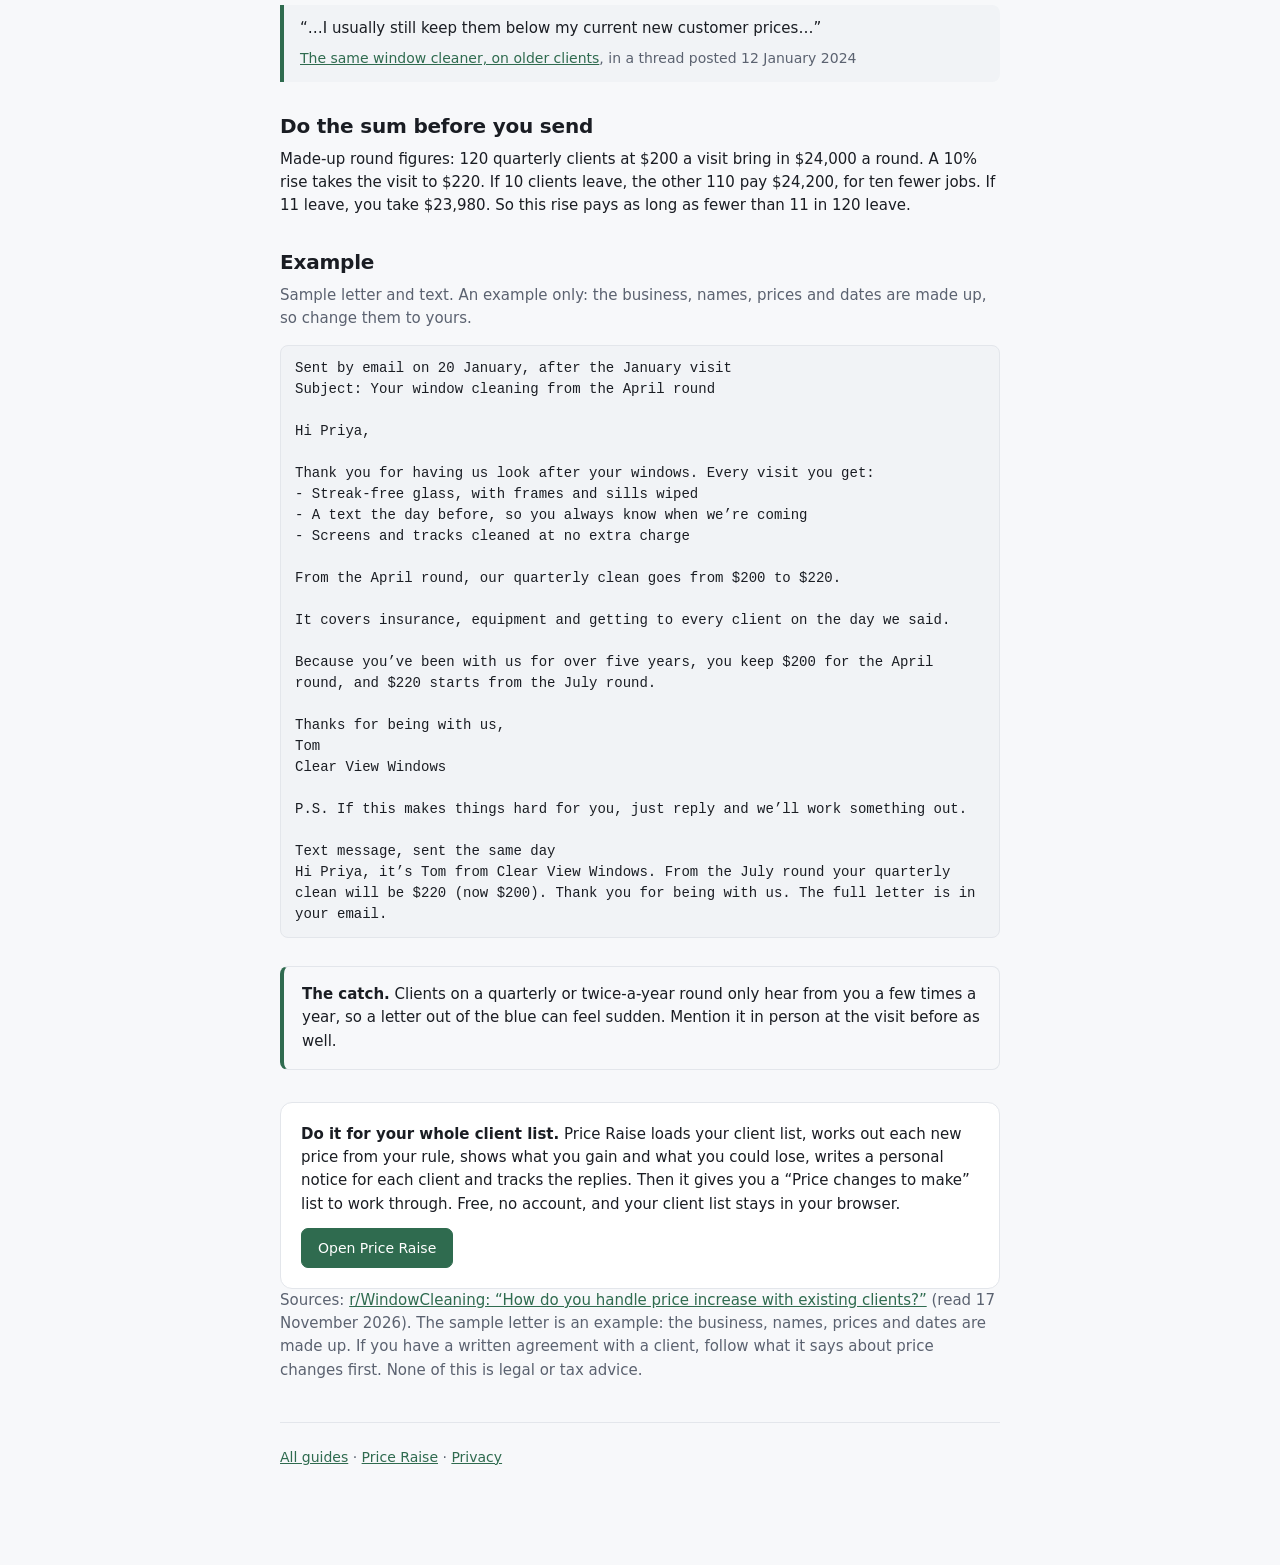
<file: guides/price-increase-letter-window-cleaning.html>
<!doctype html>
<html lang="en">
<head>
<meta charset="utf-8">
<meta name="viewport" content="width=device-width, initial-scale=1">
<title>Window cleaning price increase letter: sample | Price Raise</title>
<meta name="description" content="A full sample price increase letter for repeat window cleaning clients, when to tell them on a round, how big a rise to make in one go, what to say when a client pushes back, and the sum behind it.">
<link rel="stylesheet" href="../css/app.css">
<script>try { const t = localStorage.getItem('pr-theme'); if (t) document.documentElement.dataset.theme = t; } catch (e) {}</script>
<script type="application/ld+json">{"@context":"https://schema.org","@type":"TechArticle","headline":"Price increase letter for a window cleaning business (sample letter and notice guide)","description":"A full sample price increase letter for repeat window cleaning clients, when to tell them on a round, how big a rise to make in one go, what to say when a client pushes back, and the sum behind it.","about":"Price increase letters for window cleaning businesses","dateModified":"2026-11-17","author":{"@type":"Person","name":"Suhaib Akmal"},"isPartOf":{"@type":"WebSite","name":"Price Raise"},"citation":[],"isAccessibleForFree":true}</script>
<style>
  .doc { max-width: 760px; padding-top: 40px; padding-bottom: 56px; }
  .doc h1 { font-size: clamp(28px, 4vw, 38px); margin-bottom: 12px; }
  .doc h2 { font-size: 20px; margin-top: 32px; }
  .doc p, .doc li { color: var(--text); }
  .doc li { margin-bottom: 6px; }
  .doc .muted { color: var(--text-2); }
  .doc .back { display: inline-block; margin-bottom: 24px; }
  .doc .kicker { color: var(--text-2); font-size: 14px; font-weight: 600; letter-spacing: .02em; margin: 0 0 6px; }
  .doc .answer { font-size: 18px; }
  .doc blockquote { margin: 16px 0; padding: 12px 16px; border-left: 4px solid var(--accent); background: var(--surface-2); border-radius: 0 8px 8px 0; }
  .doc blockquote p { margin: 0 0 6px; }
  .doc blockquote cite { font-style: normal; font-size: 14px; color: var(--text-2); }
  .doc pre { white-space: pre-wrap; overflow-wrap: anywhere; background: var(--surface-2); border: 1px solid var(--line); border-radius: 8px; padding: 12px 14px; font: 14px/1.5 var(--mono); }
  .doc .catch { margin-top: 28px; padding: 16px 18px; border: 1px solid var(--line); border-left: 4px solid var(--accent); border-radius: 8px; }
  .doc .catch p { margin: 0; }
  .doc .cta { margin-top: 32px; padding: 20px; border: 1px solid var(--line); border-radius: 12px; background: var(--surface); }
  .doc .cta p { margin: 0 0 12px; }
  .doc .guide-list li { margin-bottom: 12px; }
  .doc footer { margin-top: 40px; font-size: 14px; color: var(--text-2); }
</style>
<link rel="canonical" href="https://suhaibusiness.github.io/price-raise/guides/price-increase-letter-window-cleaning.html">
<meta name="theme-color" content="#2f6b4f">
<link rel="icon" href="../favicon.svg" type="image/svg+xml">
<link rel="apple-touch-icon" href="../apple-touch-icon.png">
<meta property="og:type" content="website">
<meta property="og:site_name" content="Price Raise">
<meta property="og:title" content="Window cleaning price increase letter: sample | Price Raise">
<meta property="og:description" content="A full sample price increase letter for repeat window cleaning clients, when to tell them on a round, how big a rise to make in one go, what to say when a client pushes back, and the sum behind it.">
<meta property="og:url" content="https://suhaibusiness.github.io/price-raise/guides/price-increase-letter-window-cleaning.html">
<meta property="og:image" content="https://suhaibusiness.github.io/price-raise/og.png">
<meta property="og:image:width" content="1200">
<meta property="og:image:height" content="630">
<meta property="og:image:alt" content="Price Raise: Raise prices across your recurring clients kindly: see the money first, send personal notices, track the replies. Free beta.">
<meta name="twitter:card" content="summary_large_image">
</head>
<body>
<main class="wrap doc">
  <a class="back" href="../">← Price Raise: raise prices across your recurring clients</a>
  <p class="kicker">Price increase letters by trade</p>
  <h1>Price increase letter for a window cleaning business (sample letter and notice guide)</h1>
  <p class="answer"><b>Tell each repeat client before the visit the new price applies to: a short letter after one visit, for the next.</b> Give the old price, the new price and the round it starts on, and raise in steps rather than one big jump.</p>


  <h2>Who this is for</h2>
  <p>Window cleaners with repeat clients on a round: homes cleaned monthly, quarterly or twice a year, and storefronts on a regular visit. For a storefront, only the P.S. changes.</p>

  <h2>How much notice to give</h2>
  <p>Tell them before the visit that changes, never on the day. Send the letter soon after one visit, for the next: on a quarterly round that is about three months’ notice; on a monthly one, at least 30 days.</p>
  <p>Saying it at the end of the visit, or writing it on the payment slip, is a good extra. Do it as well as the letter, not instead of it.</p>
  <blockquote>
    <p>“…next visit will reflect the new pricing…”</p>
    <cite><a href="https://www.reddit.com/r/WindowCleaning/comments/1956ldo/" rel="noopener">A window cleaner on r/WindowCleaning</a>, in a thread posted 12 January 2024</cite>
  </blockquote>

  <h2>How big a rise in one go</h2>
  <p>Steps land better than jumps. Going from $8 to $12 a pane, a 50% rise, drew warnings from other window cleaners. If you are far below your price for new clients, close the gap over two or three rounds.</p>
  <p>You can also keep long-standing clients a little below your new-client price: they don’t cost you an advert or a quote visit.</p>
  <blockquote>
    <p>“I wouldn't advise going up that much at once.”</p>
    <cite><a href="https://www.reddit.com/r/WindowCleaning/comments/1956ldo/" rel="noopener">A window cleaner, replying to a plan to go from $8 to $12 a pane</a>, in a thread posted 12 January 2024</cite>
  </blockquote>

  <h2>The five parts of the letter, in order</h2>

  <ol>
    <li><b>Remind</b> them of the value: one to three real things, such as streak-free glass with frames and sills wiped every visit.</li>
    <li><b>Address</b> the change plainly: the old price per visit, the new price and the round it starts on.</li>
    <li><b>Invest</b>: one line on what it pays for, such as insurance, equipment and getting to every client on the day you said. Name only reasons that are true for you.</li>
    <li><b>Soften</b> it for loyal clients, for example by keeping their old price for one more round.</li>
    <li><b>End with a P.S.</b> that answers the worry: “If this makes things hard for you, just reply and we’ll work something out.” For a storefront: “If this genuinely hurts your business, tell me.”</li>
  </ol>

  <h2>When a client pushes back</h2>

  <ul>
    <li>Thank them, and repeat what they get for the price.</li>
    <li>Offer less, not cheaper: outside only, or a longer gap between cleans, at a price that works for them.</li>
    <li>Keep long-standing clients a little below your new-client price if you want to, but don’t freeze them there for years: the gap only gets harder to close.</li>
  </ul>
  <blockquote>
    <p>“…I usually still keep them below my current new customer prices…”</p>
    <cite><a href="https://www.reddit.com/r/WindowCleaning/comments/1956ldo/" rel="noopener">The same window cleaner, on older clients</a>, in a thread posted 12 January 2024</cite>
  </blockquote>

  <h2>Do the sum before you send</h2>
  <p>Made-up round figures: 120 quarterly clients at $200 a visit bring in $24,000 a round. A 10% rise takes the visit to $220. If 10 clients leave, the other 110 pay $24,200, for ten fewer jobs. If 11 leave, you take $23,980. So this rise pays as long as fewer than 11 in 120 leave.</p>

  <h2>Example</h2>
  <p class="muted">Sample letter and text. An example only: the business, names, prices and dates are made up, so change them to yours.</p>
  <pre><code>Sent by email on 20 January, after the January visit
Subject: Your window cleaning from the April round

Hi Priya,

Thank you for having us look after your windows. Every visit you get:
- Streak-free glass, with frames and sills wiped
- A text the day before, so you always know when we’re coming
- Screens and tracks cleaned at no extra charge

From the April round, our quarterly clean goes from $200 to $220.

It covers insurance, equipment and getting to every client on the day we said.

Because you’ve been with us for over five years, you keep $200 for the April round, and $220 starts from the July round.

Thanks for being with us,
Tom
Clear View Windows

P.S. If this makes things hard for you, just reply and we’ll work something out.

Text message, sent the same day
Hi Priya, it’s Tom from Clear View Windows. From the July round your quarterly clean will be $220 (now $200). Thank you for being with us. The full letter is in your email.</code></pre>

  <div class="catch"><p><b>The catch.</b> Clients on a quarterly or twice-a-year round only hear from you a few times a year, so a letter out of the blue can feel sudden. Mention it in person at the visit before as well.</p></div>

  <div class="cta">
    <p><b>Do it for your whole client list.</b> Price Raise loads your client list, works out each new price from your rule, shows what you gain and what you could lose, writes a personal notice for each client and tracks the replies. Then it gives you a “Price changes to make” list to work through. Free, no account, and your client list stays in your browser.</p>
    <a class="btn primary" href="../">Open Price Raise</a>
  </div>

  <p class="muted">Sources: <a href="https://www.reddit.com/r/WindowCleaning/comments/1956ldo/" rel="noopener">r/WindowCleaning: “How do you handle price increase with existing clients?”</a> (read 17 November 2026). The sample letter is an example: the business, names, prices and dates are made up. If you have a written agreement with a client, follow what it says about price changes first. None of this is legal or tax advice.</p>
  <footer><a href="./">All guides</a> · <a href="../">Price Raise</a> · <a href="../privacy.html">Privacy</a></footer>
</main>
</body>
</html>
</file>
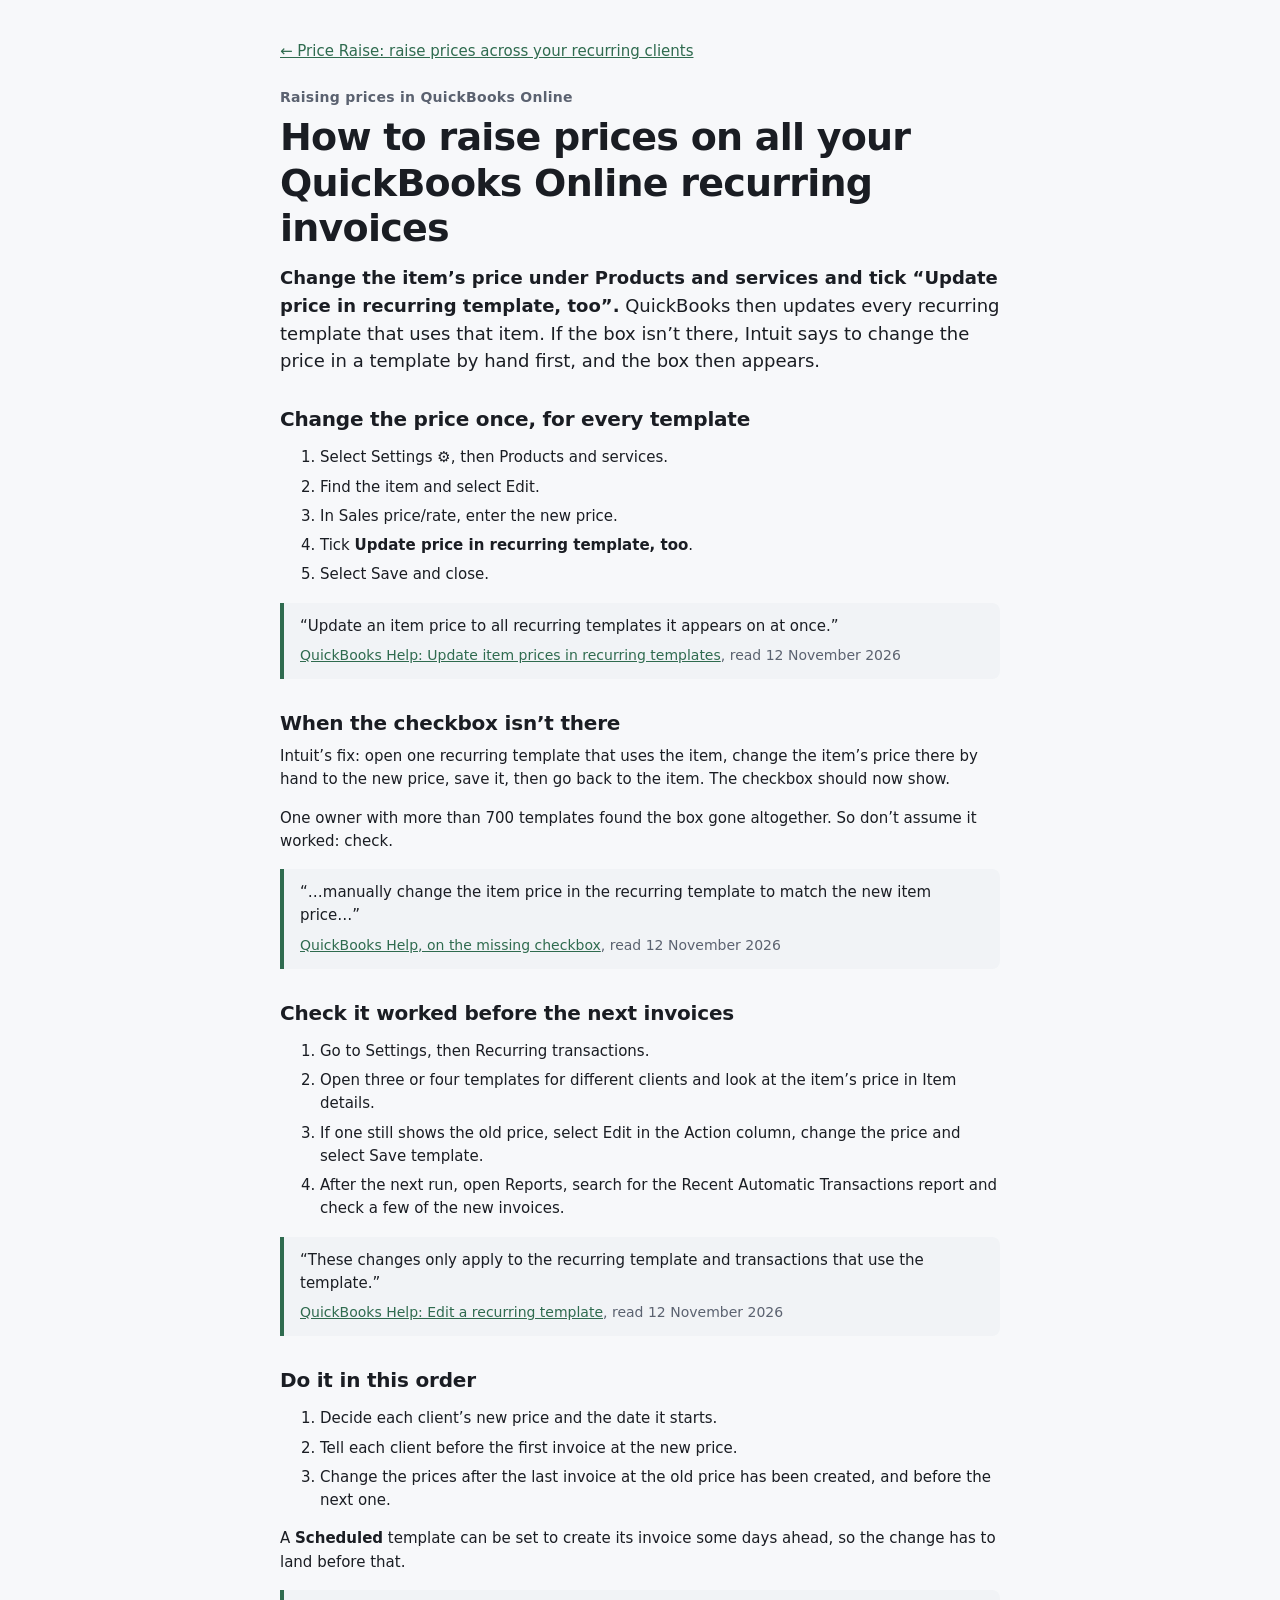
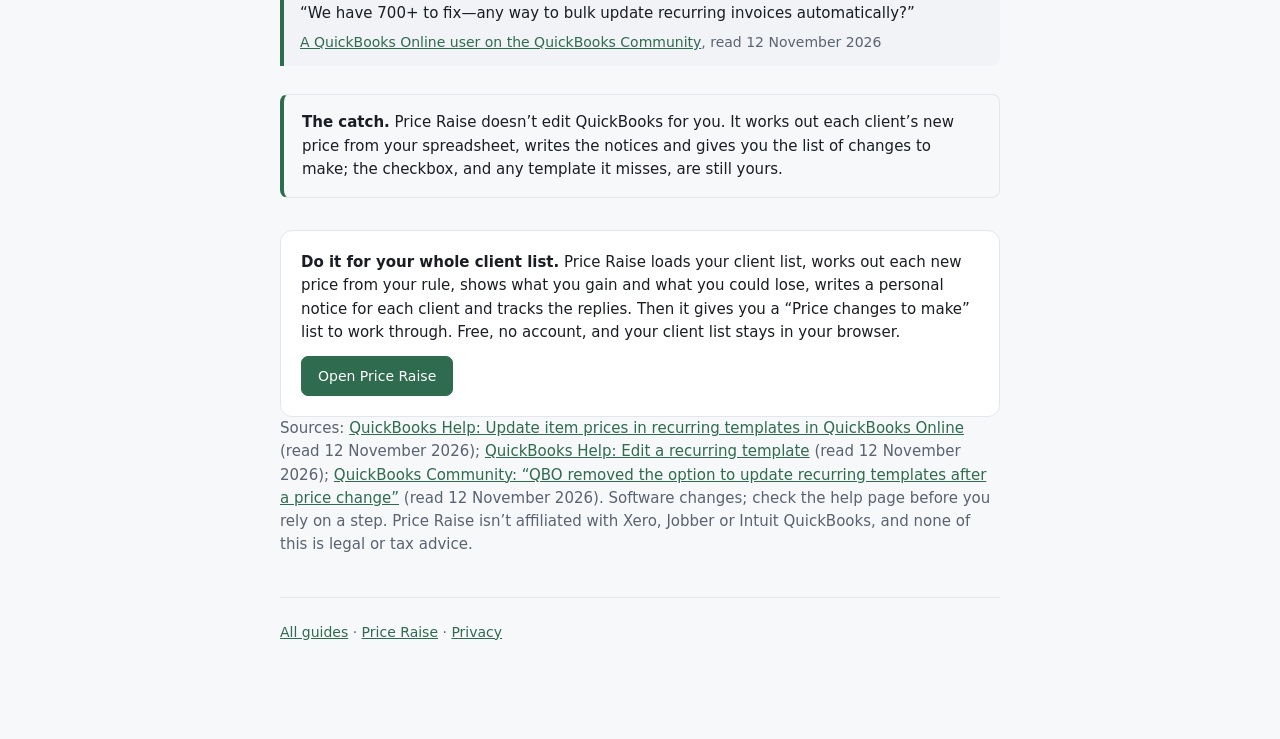
<file: guides/quickbooks-recurring-invoice-price-increase.html>
<!doctype html>
<html lang="en">
<head>
<meta charset="utf-8">
<meta name="viewport" content="width=device-width, initial-scale=1">
<title>Raise prices on QuickBooks Online recurring invoices | Price Raise</title>
<meta name="description" content="QuickBooks Online can push a new item price into every recurring template that uses the item, with one checkbox. What to do when the checkbox is missing, and how to check it worked before the next invoices go out.">
<link rel="stylesheet" href="../css/app.css">
<script>try { const t = localStorage.getItem('pr-theme'); if (t) document.documentElement.dataset.theme = t; } catch (e) {}</script>
<script type="application/ld+json">{"@context":"https://schema.org","@type":"TechArticle","headline":"How to raise prices on all your QuickBooks Online recurring invoices","description":"QuickBooks Online can push a new item price into every recurring template that uses the item, with one checkbox. What to do when the checkbox is missing, and how to check it worked before the next invoices go out.","about":"Changing prices on QuickBooks Online recurring templates","dateModified":"2026-11-12","author":{"@type":"Person","name":"Suhaib Akmal"},"isPartOf":{"@type":"WebSite","name":"Price Raise"},"citation":["https://quickbooks.intuit.com/learn-support/en-us/help-article/memorize-transactions/update-item-prices-recurring-templates/L5LvXv8hr_US_en_US","https://quickbooks.intuit.com/learn-support/en-us/other-questions/qbo-removed-the-option-to-update-recurring-templates-after-a/00/1560122","https://quickbooks.intuit.com/learn-support/en-us/help-articles/how-to-edit-a-recurring-template/00/261944"],"isAccessibleForFree":true}</script>
<style>
  .doc { max-width: 760px; padding-top: 40px; padding-bottom: 56px; }
  .doc h1 { font-size: clamp(28px, 4vw, 38px); margin-bottom: 12px; }
  .doc h2 { font-size: 20px; margin-top: 32px; }
  .doc p, .doc li { color: var(--text); }
  .doc li { margin-bottom: 6px; }
  .doc .muted { color: var(--text-2); }
  .doc .back { display: inline-block; margin-bottom: 24px; }
  .doc .kicker { color: var(--text-2); font-size: 14px; font-weight: 600; letter-spacing: .02em; margin: 0 0 6px; }
  .doc .answer { font-size: 18px; }
  .doc blockquote { margin: 16px 0; padding: 12px 16px; border-left: 4px solid var(--accent); background: var(--surface-2); border-radius: 0 8px 8px 0; }
  .doc blockquote p { margin: 0 0 6px; }
  .doc blockquote cite { font-style: normal; font-size: 14px; color: var(--text-2); }
  .doc pre { white-space: pre-wrap; overflow-wrap: anywhere; background: var(--surface-2); border: 1px solid var(--line); border-radius: 8px; padding: 12px 14px; font: 14px/1.5 var(--mono); }
  .doc .catch { margin-top: 28px; padding: 16px 18px; border: 1px solid var(--line); border-left: 4px solid var(--accent); border-radius: 8px; }
  .doc .catch p { margin: 0; }
  .doc .cta { margin-top: 32px; padding: 20px; border: 1px solid var(--line); border-radius: 12px; background: var(--surface); }
  .doc .cta p { margin: 0 0 12px; }
  .doc .guide-list li { margin-bottom: 12px; }
  .doc footer { margin-top: 40px; font-size: 14px; color: var(--text-2); }
</style>
<link rel="canonical" href="https://suhaibusiness.github.io/price-raise/guides/quickbooks-recurring-invoice-price-increase.html">
<meta name="theme-color" content="#2f6b4f">
<link rel="icon" href="../favicon.svg" type="image/svg+xml">
<link rel="apple-touch-icon" href="../apple-touch-icon.png">
<meta property="og:type" content="website">
<meta property="og:site_name" content="Price Raise">
<meta property="og:title" content="Raise prices on QuickBooks Online recurring invoices | Price Raise">
<meta property="og:description" content="QuickBooks Online can push a new item price into every recurring template that uses the item, with one checkbox. What to do when the checkbox is missing, and how to check it worked before the next invoices go out.">
<meta property="og:url" content="https://suhaibusiness.github.io/price-raise/guides/quickbooks-recurring-invoice-price-increase.html">
<meta property="og:image" content="https://suhaibusiness.github.io/price-raise/og.png">
<meta property="og:image:width" content="1200">
<meta property="og:image:height" content="630">
<meta property="og:image:alt" content="Price Raise: Raise prices across your recurring clients kindly: see the money first, send personal notices, track the replies. Free beta.">
<meta name="twitter:card" content="summary_large_image">
</head>
<body>
<main class="wrap doc">
  <a class="back" href="../">← Price Raise: raise prices across your recurring clients</a>
  <p class="kicker">Raising prices in QuickBooks Online</p>
  <h1>How to raise prices on all your QuickBooks Online recurring invoices</h1>
  <p class="answer"><b>Change the item’s price under Products and services and tick “Update price in recurring template, too”.</b> QuickBooks then updates every recurring template that uses that item. If the box isn’t there, Intuit says to change the price in a template by hand first, and the box then appears.</p>


  <h2>Change the price once, for every template</h2>

  <ol>
    <li>Select Settings ⚙, then Products and services.</li>
    <li>Find the item and select Edit.</li>
    <li>In Sales price/rate, enter the new price.</li>
    <li>Tick <b>Update price in recurring template, too</b>.</li>
    <li>Select Save and close.</li>
  </ol>
  <blockquote>
    <p>“Update an item price to all recurring templates it appears on at once.”</p>
    <cite><a href="https://quickbooks.intuit.com/learn-support/en-us/help-article/memorize-transactions/update-item-prices-recurring-templates/L5LvXv8hr_US_en_US" rel="noopener">QuickBooks Help: Update item prices in recurring templates</a>, read 12 November 2026</cite>
  </blockquote>

  <h2>When the checkbox isn’t there</h2>
  <p>Intuit’s fix: open one recurring template that uses the item, change the item’s price there by hand to the new price, save it, then go back to the item. The checkbox should now show.</p>
  <p>One owner with more than 700 templates found the box gone altogether. So don’t assume it worked: check.</p>
  <blockquote>
    <p>“…manually change the item price in the recurring template to match the new item price…”</p>
    <cite><a href="https://quickbooks.intuit.com/learn-support/en-us/help-article/memorize-transactions/update-item-prices-recurring-templates/L5LvXv8hr_US_en_US" rel="noopener">QuickBooks Help, on the missing checkbox</a>, read 12 November 2026</cite>
  </blockquote>

  <h2>Check it worked before the next invoices</h2>

  <ol>
    <li>Go to Settings, then Recurring transactions.</li>
    <li>Open three or four templates for different clients and look at the item’s price in Item details.</li>
    <li>If one still shows the old price, select Edit in the Action column, change the price and select Save template.</li>
    <li>After the next run, open Reports, search for the Recent Automatic Transactions report and check a few of the new invoices.</li>
  </ol>
  <blockquote>
    <p>“These changes only apply to the recurring template and transactions that use the template.”</p>
    <cite><a href="https://quickbooks.intuit.com/learn-support/en-us/help-articles/how-to-edit-a-recurring-template/00/261944" rel="noopener">QuickBooks Help: Edit a recurring template</a>, read 12 November 2026</cite>
  </blockquote>

  <h2>Do it in this order</h2>

  <ol>
    <li>Decide each client’s new price and the date it starts.</li>
    <li>Tell each client before the first invoice at the new price.</li>
    <li>Change the prices after the last invoice at the old price has been created, and before the next one.</li>
  </ol>
  <p>A <b>Scheduled</b> template can be set to create its invoice some days ahead, so the change has to land before that.</p>
  <blockquote>
    <p>“We have 700+ to fix—any way to bulk update recurring invoices automatically?”</p>
    <cite><a href="https://quickbooks.intuit.com/learn-support/en-us/other-questions/qbo-removed-the-option-to-update-recurring-templates-after-a/00/1560122" rel="noopener">A QuickBooks Online user on the QuickBooks Community</a>, read 12 November 2026</cite>
  </blockquote>

  <div class="catch"><p><b>The catch.</b> Price Raise doesn’t edit QuickBooks for you. It works out each client’s new price from your spreadsheet, writes the notices and gives you the list of changes to make; the checkbox, and any template it misses, are still yours.</p></div>

  <div class="cta">
    <p><b>Do it for your whole client list.</b> Price Raise loads your client list, works out each new price from your rule, shows what you gain and what you could lose, writes a personal notice for each client and tracks the replies. Then it gives you a “Price changes to make” list to work through. Free, no account, and your client list stays in your browser.</p>
    <a class="btn primary" href="../">Open Price Raise</a>
  </div>

  <p class="muted">Sources: <a href="https://quickbooks.intuit.com/learn-support/en-us/help-article/memorize-transactions/update-item-prices-recurring-templates/L5LvXv8hr_US_en_US" rel="noopener">QuickBooks Help: Update item prices in recurring templates in QuickBooks Online</a> (read 12 November 2026); <a href="https://quickbooks.intuit.com/learn-support/en-us/help-articles/how-to-edit-a-recurring-template/00/261944" rel="noopener">QuickBooks Help: Edit a recurring template</a> (read 12 November 2026); <a href="https://quickbooks.intuit.com/learn-support/en-us/other-questions/qbo-removed-the-option-to-update-recurring-templates-after-a/00/1560122" rel="noopener">QuickBooks Community: “QBO removed the option to update recurring templates after a price change”</a> (read 12 November 2026). Software changes; check the help page before you rely on a step. Price Raise isn’t affiliated with Xero, Jobber or Intuit QuickBooks, and none of this is legal or tax advice.</p>
  <footer><a href="./">All guides</a> · <a href="../">Price Raise</a> · <a href="../privacy.html">Privacy</a></footer>
</main>
</body>
</html>
</file>
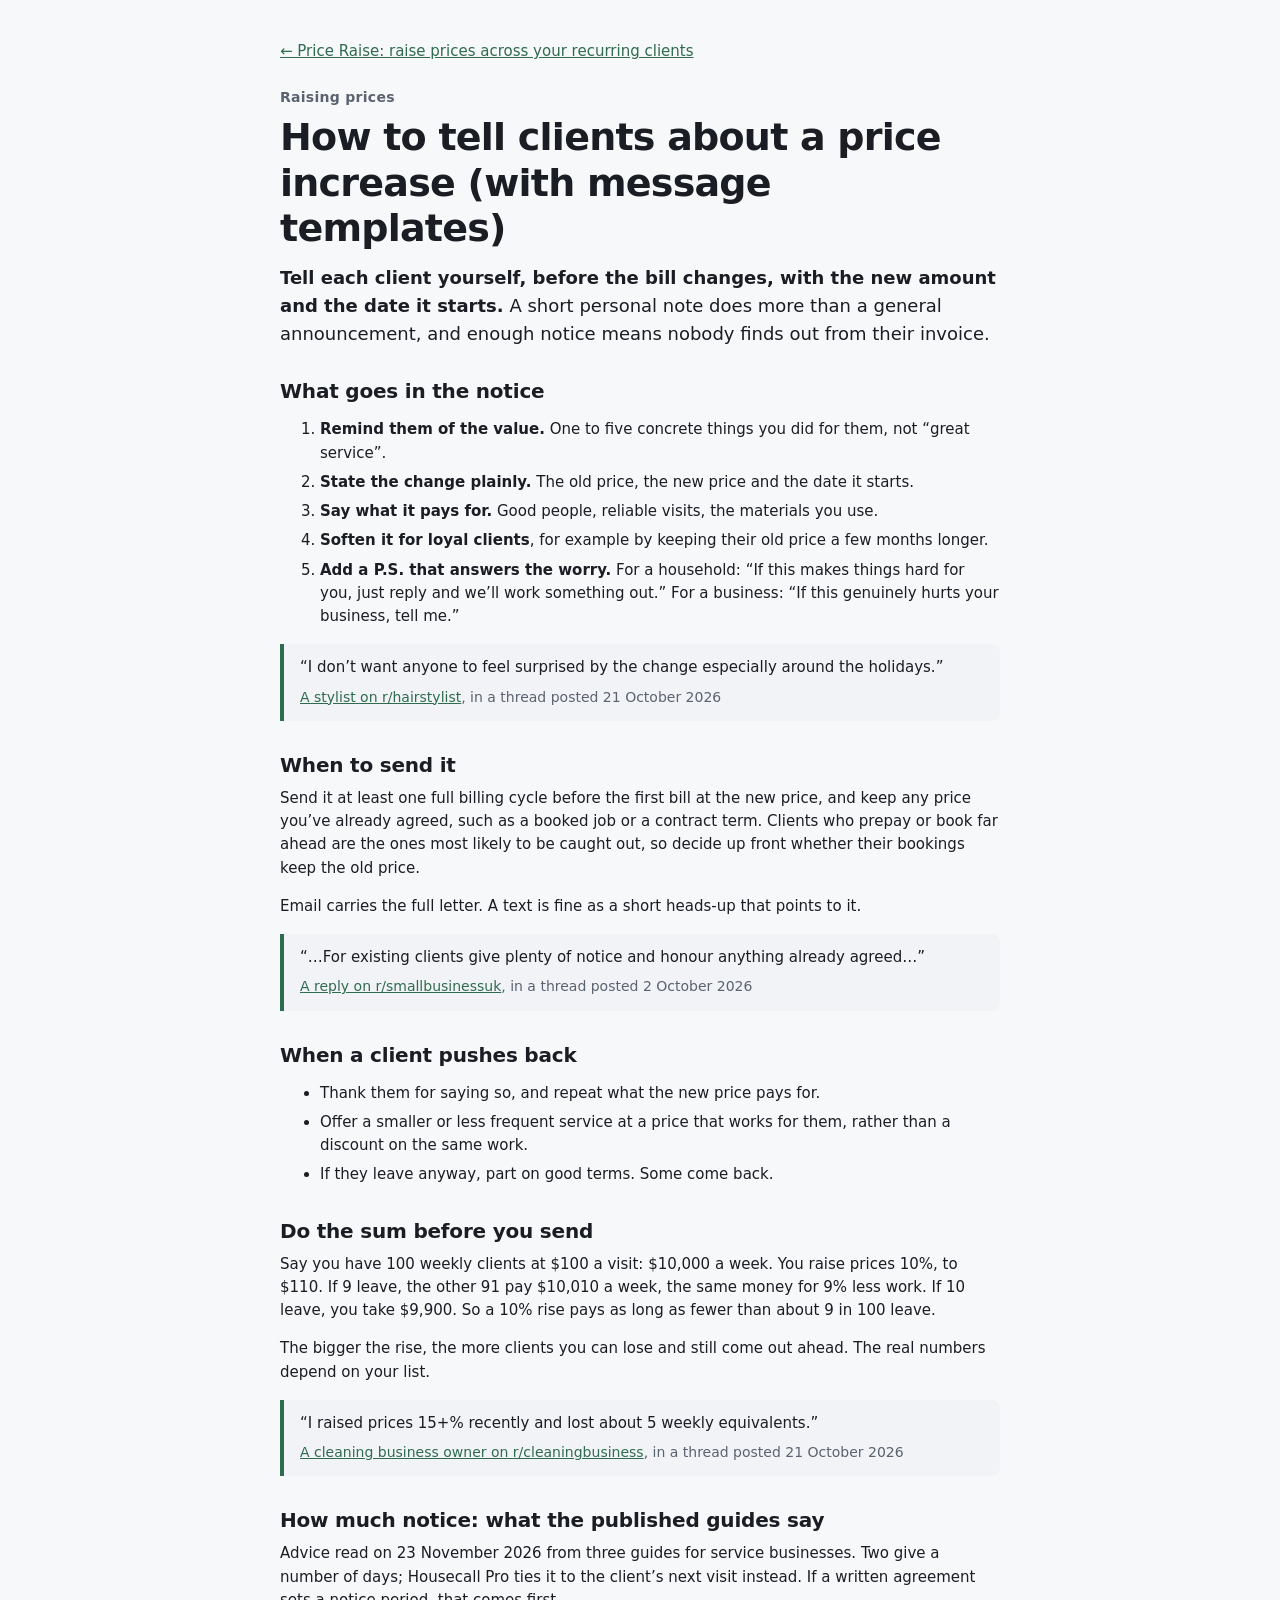
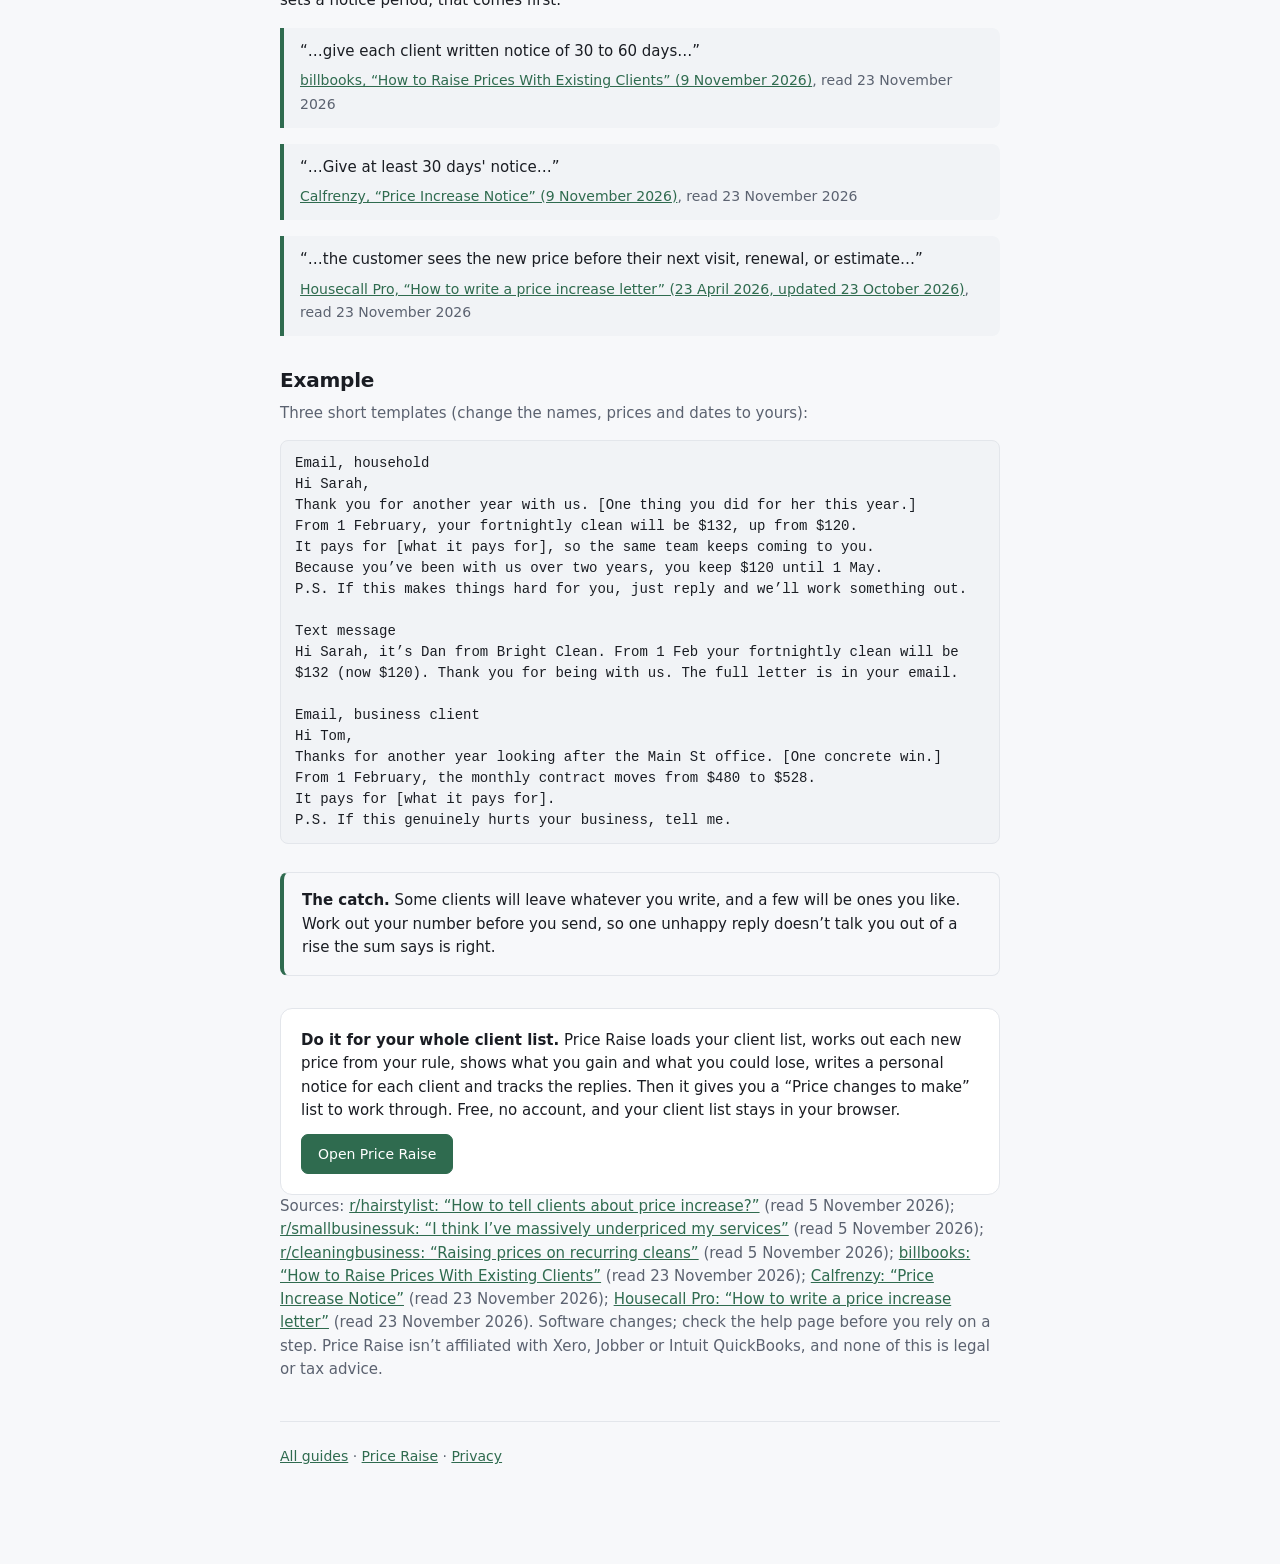
<file: guides/tell-clients-about-price-increase.html>
<!doctype html>
<html lang="en">
<head>
<meta charset="utf-8">
<meta name="viewport" content="width=device-width, initial-scale=1">
<title>How to tell clients about a price increase, with templates | Price Raise</title>
<meta name="description" content="Tell each client yourself, before the bill changes, with the new amount and the date. The five parts of a good notice, three short templates, and the sum that says how many clients you can lose.">
<link rel="stylesheet" href="../css/app.css">
<script>try { const t = localStorage.getItem('pr-theme'); if (t) document.documentElement.dataset.theme = t; } catch (e) {}</script>
<script type="application/ld+json">{"@context":"https://schema.org","@type":"TechArticle","headline":"How to tell clients about a price increase (with message templates)","description":"Tell each client yourself, before the bill changes, with the new amount and the date. The five parts of a good notice, three short templates, and the sum that says how many clients you can lose.","about":"Telling recurring clients about a price increase","dateModified":"2026-11-12","author":{"@type":"Person","name":"Suhaib Akmal"},"isPartOf":{"@type":"WebSite","name":"Price Raise"},"citation":["https://www.billbooks.com/blog/how-to-raise-prices-with-existing-clients/","https://calfrenzy.com/blog/price-increase-notice","https://www.housecallpro.com/resources/price-increase-letter-sample/"],"isAccessibleForFree":true}</script>
<style>
  .doc { max-width: 760px; padding-top: 40px; padding-bottom: 56px; }
  .doc h1 { font-size: clamp(28px, 4vw, 38px); margin-bottom: 12px; }
  .doc h2 { font-size: 20px; margin-top: 32px; }
  .doc p, .doc li { color: var(--text); }
  .doc li { margin-bottom: 6px; }
  .doc .muted { color: var(--text-2); }
  .doc .back { display: inline-block; margin-bottom: 24px; }
  .doc .kicker { color: var(--text-2); font-size: 14px; font-weight: 600; letter-spacing: .02em; margin: 0 0 6px; }
  .doc .answer { font-size: 18px; }
  .doc blockquote { margin: 16px 0; padding: 12px 16px; border-left: 4px solid var(--accent); background: var(--surface-2); border-radius: 0 8px 8px 0; }
  .doc blockquote p { margin: 0 0 6px; }
  .doc blockquote cite { font-style: normal; font-size: 14px; color: var(--text-2); }
  .doc pre { white-space: pre-wrap; overflow-wrap: anywhere; background: var(--surface-2); border: 1px solid var(--line); border-radius: 8px; padding: 12px 14px; font: 14px/1.5 var(--mono); }
  .doc .catch { margin-top: 28px; padding: 16px 18px; border: 1px solid var(--line); border-left: 4px solid var(--accent); border-radius: 8px; }
  .doc .catch p { margin: 0; }
  .doc .cta { margin-top: 32px; padding: 20px; border: 1px solid var(--line); border-radius: 12px; background: var(--surface); }
  .doc .cta p { margin: 0 0 12px; }
  .doc .guide-list li { margin-bottom: 12px; }
  .doc footer { margin-top: 40px; font-size: 14px; color: var(--text-2); }
</style>
<link rel="canonical" href="https://suhaibusiness.github.io/price-raise/guides/tell-clients-about-price-increase.html">
<meta name="theme-color" content="#2f6b4f">
<link rel="icon" href="../favicon.svg" type="image/svg+xml">
<link rel="apple-touch-icon" href="../apple-touch-icon.png">
<meta property="og:type" content="website">
<meta property="og:site_name" content="Price Raise">
<meta property="og:title" content="How to tell clients about a price increase, with templates | Price Raise">
<meta property="og:description" content="Tell each client yourself, before the bill changes, with the new amount and the date. The five parts of a good notice, three short templates, and the sum that says how many clients you can lose.">
<meta property="og:url" content="https://suhaibusiness.github.io/price-raise/guides/tell-clients-about-price-increase.html">
<meta property="og:image" content="https://suhaibusiness.github.io/price-raise/og.png">
<meta property="og:image:width" content="1200">
<meta property="og:image:height" content="630">
<meta property="og:image:alt" content="Price Raise: Raise prices across your recurring clients kindly: see the money first, send personal notices, track the replies. Free beta.">
<meta name="twitter:card" content="summary_large_image">
</head>
<body>
<main class="wrap doc">
  <a class="back" href="../">← Price Raise: raise prices across your recurring clients</a>
  <p class="kicker">Raising prices</p>
  <h1>How to tell clients about a price increase (with message templates)</h1>
  <p class="answer"><b>Tell each client yourself, before the bill changes, with the new amount and the date it starts.</b> A short personal note does more than a general announcement, and enough notice means nobody finds out from their invoice.</p>


  <h2>What goes in the notice</h2>

  <ol>
    <li><b>Remind them of the value.</b> One to five concrete things you did for them, not “great service”.</li>
    <li><b>State the change plainly.</b> The old price, the new price and the date it starts.</li>
    <li><b>Say what it pays for.</b> Good people, reliable visits, the materials you use.</li>
    <li><b>Soften it for loyal clients</b>, for example by keeping their old price a few months longer.</li>
    <li><b>Add a P.S. that answers the worry.</b> For a household: “If this makes things hard for you, just reply and we’ll work something out.” For a business: “If this genuinely hurts your business, tell me.”</li>
  </ol>
  <blockquote>
    <p>“I don’t want anyone to feel surprised by the change especially around the holidays.”</p>
    <cite><a href="https://www.reddit.com/r/hairstylist/comments/1xbv56w/" rel="noopener">A stylist on r/hairstylist</a>, in a thread posted 21 October 2026</cite>
  </blockquote>

  <h2>When to send it</h2>
  <p>Send it at least one full billing cycle before the first bill at the new price, and keep any price you’ve already agreed, such as a booked job or a contract term. Clients who prepay or book far ahead are the ones most likely to be caught out, so decide up front whether their bookings keep the old price.</p>
  <p>Email carries the full letter. A text is fine as a short heads-up that points to it.</p>
  <blockquote>
    <p>“…For existing clients give plenty of notice and honour anything already agreed…”</p>
    <cite><a href="https://www.reddit.com/r/smallbusinessuk/comments/1wvrxdg/" rel="noopener">A reply on r/smallbusinessuk</a>, in a thread posted 2 October 2026</cite>
  </blockquote>

  <h2>When a client pushes back</h2>

  <ul>
    <li>Thank them for saying so, and repeat what the new price pays for.</li>
    <li>Offer a smaller or less frequent service at a price that works for them, rather than a discount on the same work.</li>
    <li>If they leave anyway, part on good terms. Some come back.</li>
  </ul>

  <h2>Do the sum before you send</h2>
  <p>Say you have 100 weekly clients at $100 a visit: $10,000 a week. You raise prices 10%, to $110. If 9 leave, the other 91 pay $10,010 a week, the same money for 9% less work. If 10 leave, you take $9,900. So a 10% rise pays as long as fewer than about 9 in 100 leave.</p>
  <p>The bigger the rise, the more clients you can lose and still come out ahead. The real numbers depend on your list.</p>
  <blockquote>
    <p>“I raised prices 15+% recently and lost about 5 weekly equivalents.”</p>
    <cite><a href="https://www.reddit.com/r/cleaningbusiness/comments/1xbnpj5/" rel="noopener">A cleaning business owner on r/cleaningbusiness</a>, in a thread posted 21 October 2026</cite>
  </blockquote>

  <h2 id="sources">How much notice: what the published guides say</h2>
  <p>Advice read on 23 November 2026 from three guides for service businesses. Two give a number of days; Housecall Pro ties it to the client’s next visit instead. If a written agreement sets a notice period, that comes first.</p>
  <blockquote>
    <p>“…give each client written notice of 30 to 60 days…”</p>
    <cite><a href="https://www.billbooks.com/blog/how-to-raise-prices-with-existing-clients/" rel="noopener">billbooks, “How to Raise Prices With Existing Clients” (9 November 2026)</a>, read 23 November 2026</cite>
  </blockquote>
  <blockquote>
    <p>“…Give at least 30 days' notice…”</p>
    <cite><a href="https://calfrenzy.com/blog/price-increase-notice" rel="noopener">Calfrenzy, “Price Increase Notice” (9 November 2026)</a>, read 23 November 2026</cite>
  </blockquote>
  <blockquote>
    <p>“…the customer sees the new price before their next visit, renewal, or estimate…”</p>
    <cite><a href="https://www.housecallpro.com/resources/price-increase-letter-sample/" rel="noopener">Housecall Pro, “How to write a price increase letter” (23 April 2026, updated 23 October 2026)</a>, read 23 November 2026</cite>
  </blockquote>

  <h2>Example</h2>
  <p class="muted">Three short templates (change the names, prices and dates to yours):</p>
  <pre><code>Email, household
Hi Sarah,
Thank you for another year with us. [One thing you did for her this year.]
From 1 February, your fortnightly clean will be $132, up from $120.
It pays for [what it pays for], so the same team keeps coming to you.
Because you’ve been with us over two years, you keep $120 until 1 May.
P.S. If this makes things hard for you, just reply and we’ll work something out.

Text message
Hi Sarah, it’s Dan from Bright Clean. From 1 Feb your fortnightly clean will be $132 (now $120). Thank you for being with us. The full letter is in your email.

Email, business client
Hi Tom,
Thanks for another year looking after the Main St office. [One concrete win.]
From 1 February, the monthly contract moves from $480 to $528.
It pays for [what it pays for].
P.S. If this genuinely hurts your business, tell me.</code></pre>

  <div class="catch"><p><b>The catch.</b> Some clients will leave whatever you write, and a few will be ones you like. Work out your number before you send, so one unhappy reply doesn’t talk you out of a rise the sum says is right.</p></div>

  <div class="cta">
    <p><b>Do it for your whole client list.</b> Price Raise loads your client list, works out each new price from your rule, shows what you gain and what you could lose, writes a personal notice for each client and tracks the replies. Then it gives you a “Price changes to make” list to work through. Free, no account, and your client list stays in your browser.</p>
    <a class="btn primary" href="../">Open Price Raise</a>
  </div>

  <p class="muted">Sources: <a href="https://www.reddit.com/r/hairstylist/comments/1xbv56w/" rel="noopener">r/hairstylist: “How to tell clients about price increase?”</a> (read 5 November 2026); <a href="https://www.reddit.com/r/smallbusinessuk/comments/1wvrxdg/" rel="noopener">r/smallbusinessuk: “I think I’ve massively underpriced my services”</a> (read 5 November 2026); <a href="https://www.reddit.com/r/cleaningbusiness/comments/1xbnpj5/" rel="noopener">r/cleaningbusiness: “Raising prices on recurring cleans”</a> (read 5 November 2026); <a href="https://www.billbooks.com/blog/how-to-raise-prices-with-existing-clients/" rel="noopener">billbooks: “How to Raise Prices With Existing Clients”</a> (read 23 November 2026); <a href="https://calfrenzy.com/blog/price-increase-notice" rel="noopener">Calfrenzy: “Price Increase Notice”</a> (read 23 November 2026); <a href="https://www.housecallpro.com/resources/price-increase-letter-sample/" rel="noopener">Housecall Pro: “How to write a price increase letter”</a> (read 23 November 2026). Software changes; check the help page before you rely on a step. Price Raise isn’t affiliated with Xero, Jobber or Intuit QuickBooks, and none of this is legal or tax advice.</p>
  <footer><a href="./">All guides</a> · <a href="../">Price Raise</a> · <a href="../privacy.html">Privacy</a></footer>
</main>
</body>
</html>
</file>
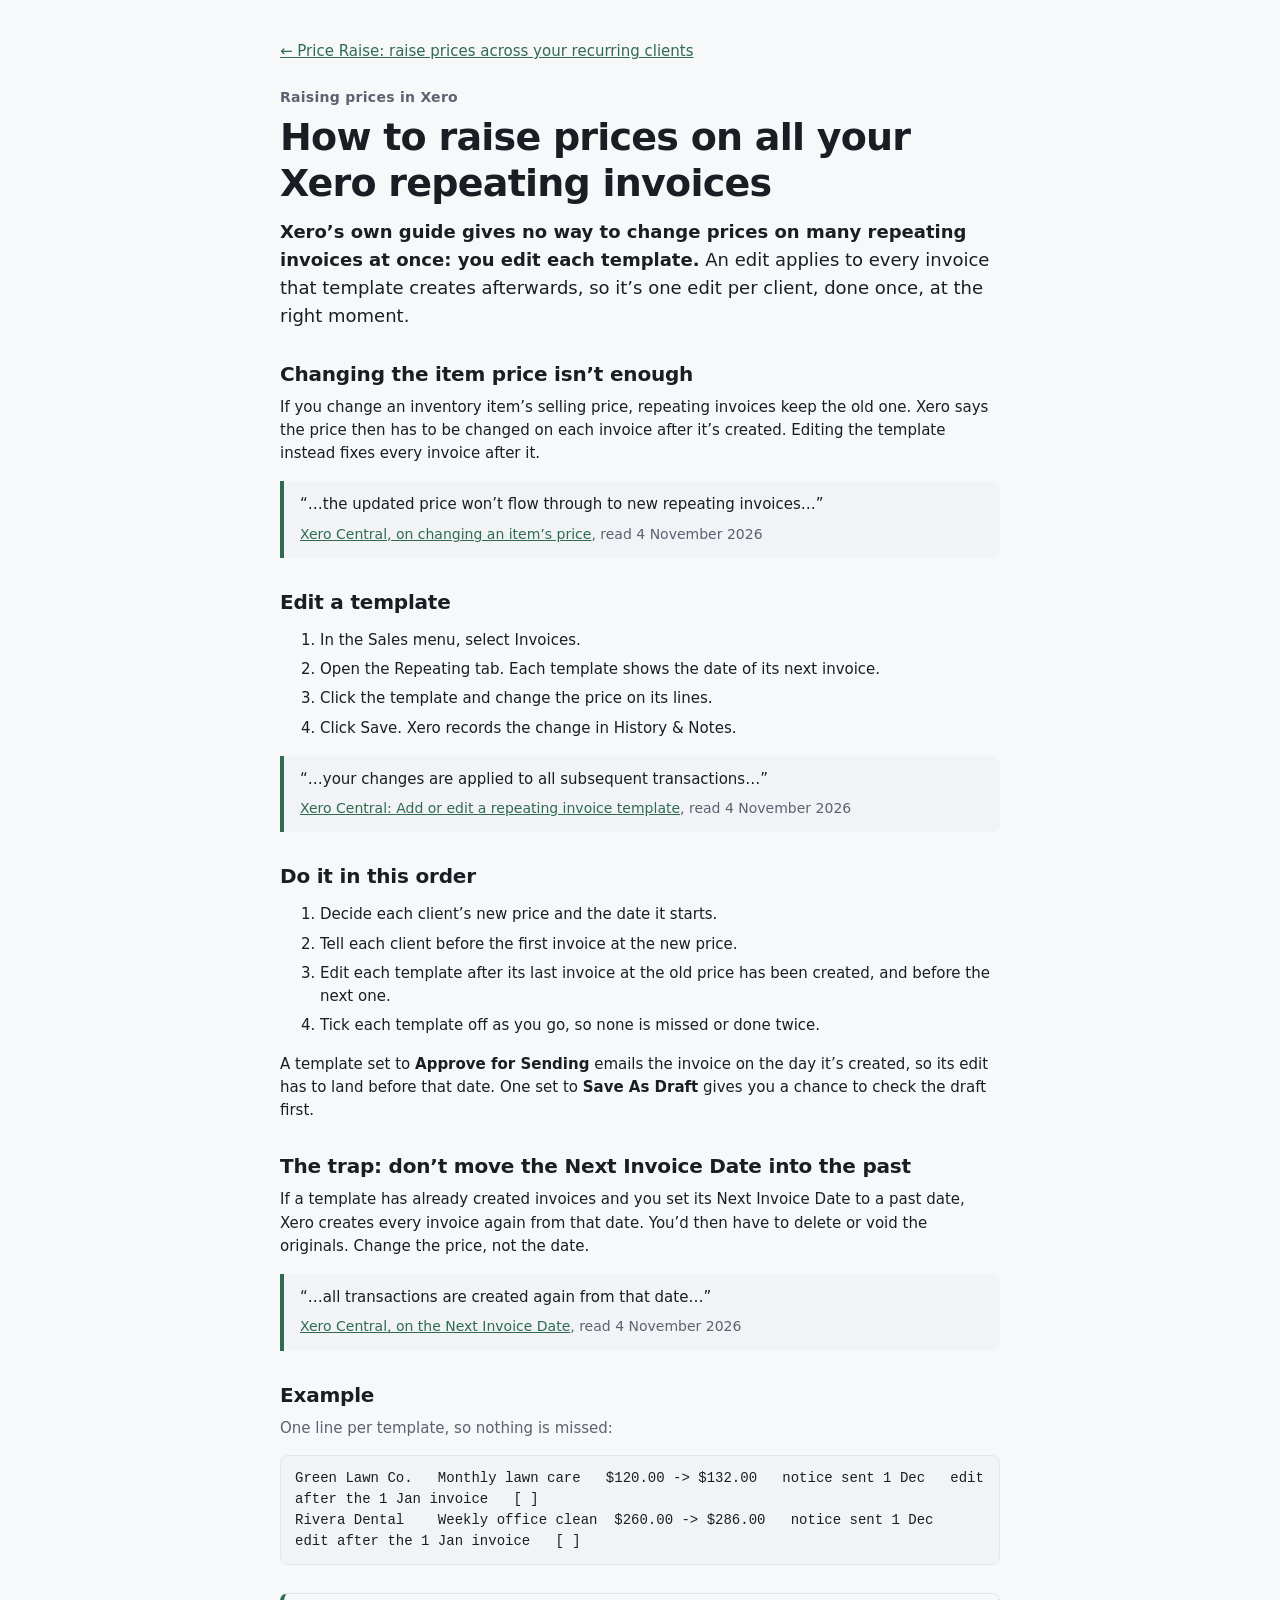
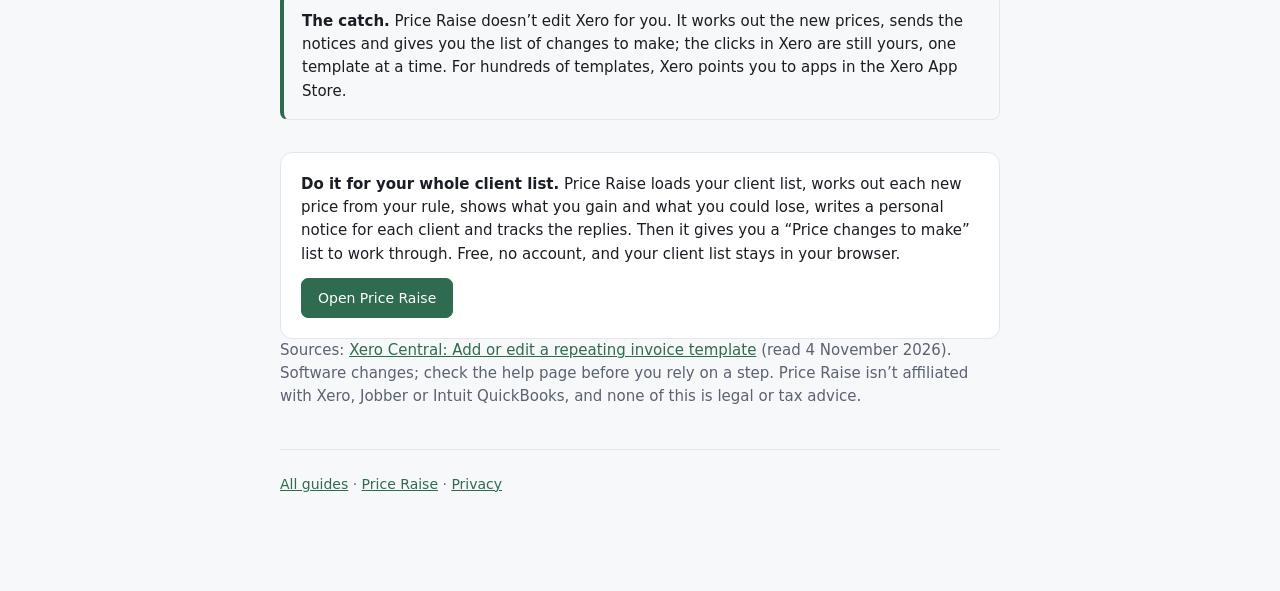
<file: guides/xero-repeating-invoice-price-increase.html>
<!doctype html>
<html lang="en">
<head>
<meta charset="utf-8">
<meta name="viewport" content="width=device-width, initial-scale=1">
<title>Raise prices on Xero repeating invoices | Price Raise</title>
<meta name="description" content="Xero’s guide has no bulk price change for repeating invoices, so each template is edited once. The order that works, the item-price trap and the Next Invoice Date trap.">
<link rel="stylesheet" href="../css/app.css">
<script>try { const t = localStorage.getItem('pr-theme'); if (t) document.documentElement.dataset.theme = t; } catch (e) {}</script>
<script type="application/ld+json">{"@context":"https://schema.org","@type":"TechArticle","headline":"How to raise prices on all your Xero repeating invoices","description":"Xero’s guide has no bulk price change for repeating invoices, so each template is edited once. The order that works, the item-price trap and the Next Invoice Date trap.","about":"Changing prices on Xero repeating invoice templates","dateModified":"2026-11-12","author":{"@type":"Person","name":"Suhaib Akmal"},"isPartOf":{"@type":"WebSite","name":"Price Raise"},"citation":["https://central.xero.com/0/article/Add-or-edit-a-repeating-invoice-template-US-GL"],"isAccessibleForFree":true}</script>
<style>
  .doc { max-width: 760px; padding-top: 40px; padding-bottom: 56px; }
  .doc h1 { font-size: clamp(28px, 4vw, 38px); margin-bottom: 12px; }
  .doc h2 { font-size: 20px; margin-top: 32px; }
  .doc p, .doc li { color: var(--text); }
  .doc li { margin-bottom: 6px; }
  .doc .muted { color: var(--text-2); }
  .doc .back { display: inline-block; margin-bottom: 24px; }
  .doc .kicker { color: var(--text-2); font-size: 14px; font-weight: 600; letter-spacing: .02em; margin: 0 0 6px; }
  .doc .answer { font-size: 18px; }
  .doc blockquote { margin: 16px 0; padding: 12px 16px; border-left: 4px solid var(--accent); background: var(--surface-2); border-radius: 0 8px 8px 0; }
  .doc blockquote p { margin: 0 0 6px; }
  .doc blockquote cite { font-style: normal; font-size: 14px; color: var(--text-2); }
  .doc pre { white-space: pre-wrap; overflow-wrap: anywhere; background: var(--surface-2); border: 1px solid var(--line); border-radius: 8px; padding: 12px 14px; font: 14px/1.5 var(--mono); }
  .doc .catch { margin-top: 28px; padding: 16px 18px; border: 1px solid var(--line); border-left: 4px solid var(--accent); border-radius: 8px; }
  .doc .catch p { margin: 0; }
  .doc .cta { margin-top: 32px; padding: 20px; border: 1px solid var(--line); border-radius: 12px; background: var(--surface); }
  .doc .cta p { margin: 0 0 12px; }
  .doc .guide-list li { margin-bottom: 12px; }
  .doc footer { margin-top: 40px; font-size: 14px; color: var(--text-2); }
</style>
<link rel="canonical" href="https://suhaibusiness.github.io/price-raise/guides/xero-repeating-invoice-price-increase.html">
<meta name="theme-color" content="#2f6b4f">
<link rel="icon" href="../favicon.svg" type="image/svg+xml">
<link rel="apple-touch-icon" href="../apple-touch-icon.png">
<meta property="og:type" content="website">
<meta property="og:site_name" content="Price Raise">
<meta property="og:title" content="Raise prices on Xero repeating invoices | Price Raise">
<meta property="og:description" content="Xero’s guide has no bulk price change for repeating invoices, so each template is edited once. The order that works, the item-price trap and the Next Invoice Date trap.">
<meta property="og:url" content="https://suhaibusiness.github.io/price-raise/guides/xero-repeating-invoice-price-increase.html">
<meta property="og:image" content="https://suhaibusiness.github.io/price-raise/og.png">
<meta property="og:image:width" content="1200">
<meta property="og:image:height" content="630">
<meta property="og:image:alt" content="Price Raise: Raise prices across your recurring clients kindly: see the money first, send personal notices, track the replies. Free beta.">
<meta name="twitter:card" content="summary_large_image">
</head>
<body>
<main class="wrap doc">
  <a class="back" href="../">← Price Raise: raise prices across your recurring clients</a>
  <p class="kicker">Raising prices in Xero</p>
  <h1>How to raise prices on all your Xero repeating invoices</h1>
  <p class="answer"><b>Xero’s own guide gives no way to change prices on many repeating invoices at once: you edit each template.</b> An edit applies to every invoice that template creates afterwards, so it’s one edit per client, done once, at the right moment.</p>


  <h2>Changing the item price isn’t enough</h2>
  <p>If you change an inventory item’s selling price, repeating invoices keep the old one. Xero says the price then has to be changed on each invoice after it’s created. Editing the template instead fixes every invoice after it.</p>
  <blockquote>
    <p>“…the updated price won’t flow through to new repeating invoices…”</p>
    <cite><a href="https://central.xero.com/0/article/Add-or-edit-a-repeating-invoice-template-US-GL" rel="noopener">Xero Central, on changing an item’s price</a>, read 4 November 2026</cite>
  </blockquote>

  <h2>Edit a template</h2>

  <ol>
    <li>In the Sales menu, select Invoices.</li>
    <li>Open the Repeating tab. Each template shows the date of its next invoice.</li>
    <li>Click the template and change the price on its lines.</li>
    <li>Click Save. Xero records the change in History &amp; Notes.</li>
  </ol>
  <blockquote>
    <p>“…your changes are applied to all subsequent transactions…”</p>
    <cite><a href="https://central.xero.com/0/article/Add-or-edit-a-repeating-invoice-template-US-GL" rel="noopener">Xero Central: Add or edit a repeating invoice template</a>, read 4 November 2026</cite>
  </blockquote>

  <h2>Do it in this order</h2>

  <ol>
    <li>Decide each client’s new price and the date it starts.</li>
    <li>Tell each client before the first invoice at the new price.</li>
    <li>Edit each template after its last invoice at the old price has been created, and before the next one.</li>
    <li>Tick each template off as you go, so none is missed or done twice.</li>
  </ol>
  <p>A template set to <b>Approve for Sending</b> emails the invoice on the day it’s created, so its edit has to land before that date. One set to <b>Save As Draft</b> gives you a chance to check the draft first.</p>

  <h2>The trap: don’t move the Next Invoice Date into the past</h2>
  <p>If a template has already created invoices and you set its Next Invoice Date to a past date, Xero creates every invoice again from that date. You’d then have to delete or void the originals. Change the price, not the date.</p>
  <blockquote>
    <p>“…all transactions are created again from that date…”</p>
    <cite><a href="https://central.xero.com/0/article/Add-or-edit-a-repeating-invoice-template-US-GL" rel="noopener">Xero Central, on the Next Invoice Date</a>, read 4 November 2026</cite>
  </blockquote>

  <h2>Example</h2>
  <p class="muted">One line per template, so nothing is missed:</p>
  <pre><code>Green Lawn Co.   Monthly lawn care   $120.00 -&gt; $132.00   notice sent 1 Dec   edit after the 1 Jan invoice   [ ]
Rivera Dental    Weekly office clean  $260.00 -&gt; $286.00   notice sent 1 Dec   edit after the 1 Jan invoice   [ ]</code></pre>

  <div class="catch"><p><b>The catch.</b> Price Raise doesn’t edit Xero for you. It works out the new prices, sends the notices and gives you the list of changes to make; the clicks in Xero are still yours, one template at a time. For hundreds of templates, Xero points you to apps in the Xero App Store.</p></div>

  <div class="cta">
    <p><b>Do it for your whole client list.</b> Price Raise loads your client list, works out each new price from your rule, shows what you gain and what you could lose, writes a personal notice for each client and tracks the replies. Then it gives you a “Price changes to make” list to work through. Free, no account, and your client list stays in your browser.</p>
    <a class="btn primary" href="../">Open Price Raise</a>
  </div>

  <p class="muted">Sources: <a href="https://central.xero.com/0/article/Add-or-edit-a-repeating-invoice-template-US-GL" rel="noopener">Xero Central: Add or edit a repeating invoice template</a> (read 4 November 2026). Software changes; check the help page before you rely on a step. Price Raise isn’t affiliated with Xero, Jobber or Intuit QuickBooks, and none of this is legal or tax advice.</p>
  <footer><a href="./">All guides</a> · <a href="../">Price Raise</a> · <a href="../privacy.html">Privacy</a></footer>
</main>
</body>
</html>
</file>
<file: css/app.css>
:root {
  --bg: #f7f8fa; --surface: #ffffff; --surface-2: #f1f3f6; --line: #e3e6eb; --line-strong: #cfd4dc;
  --text: #1a1d23; --text-2: #5b6270; --text-3: #646b78;
  --accent: #2f6b4f; --accent-2: #24543e; --accent-soft: #e6f1eb; --on-accent: #ffffff;
  --gain: #1f7a4d; --loss: #b4442f; --warn: #94600a; --warn-soft: #fbf1dc; --info-soft: #eaf0fb; --info: #2c5aa0;
  --radius: 10px; --radius-sm: 7px; --shadow: 0 1px 2px rgba(16,24,40,.05), 0 1px 3px rgba(16,24,40,.06);
  --font: ui-sans-serif, system-ui, -apple-system, "Segoe UI", Roboto, "Helvetica Neue", Arial, sans-serif;
  --mono: ui-monospace, "SF Mono", Consolas, monospace;
  color-scheme: light;
}
@media (prefers-color-scheme: dark) {
  :root:not([data-theme="light"]) {
    --bg: #111317; --surface: #181b20; --surface-2: #1f232a; --line: #2a2f37; --line-strong: #3a414c;
    --text: #e8eaee; --text-2: #a7aebb; --text-3: #8e95a3;
    --accent: #5fbf8f; --accent-2: #7fd3a8; --accent-soft: #19302a; --on-accent: #0c1a13;
    --gain: #6fd19d; --loss: #f08a74; --warn: #e8b85a; --warn-soft: #2e2615; --info-soft: #182338; --info: #8db2ec;
    --shadow: 0 1px 2px rgba(0,0,0,.3);
    color-scheme: dark;
  }
}
:root[data-theme="dark"] {
  --bg: #111317; --surface: #181b20; --surface-2: #1f232a; --line: #2a2f37; --line-strong: #3a414c;
  --text: #e8eaee; --text-2: #a7aebb; --text-3: #8e95a3;
  --accent: #5fbf8f; --accent-2: #7fd3a8; --accent-soft: #19302a; --on-accent: #0c1a13;
  --gain: #6fd19d; --loss: #f08a74; --warn: #e8b85a; --warn-soft: #2e2615; --info-soft: #182338; --info: #8db2ec;
  --shadow: 0 1px 2px rgba(0,0,0,.3);
  color-scheme: dark;
}

* { box-sizing: border-box; }
html { -webkit-text-size-adjust: 100%; }
body { margin: 0; background: var(--bg); color: var(--text); font: 15px/1.55 var(--font); }
a { color: var(--accent); }
h1, h2, h3 { line-height: 1.2; margin: 0 0 .5em; letter-spacing: -.01em; }
h1 { font-size: clamp(30px, 5vw, 46px); letter-spacing: -.02em; }
h2 { font-size: 22px; }
h3 { font-size: 16px; }
p { margin: 0 0 1em; }
.muted { color: var(--text-2); }
.small { font-size: 13px; }
.num { font-variant-numeric: tabular-nums; }
.gain { color: var(--gain); }
.loss { color: var(--loss); }
.hidden { display: none !important; }
:focus-visible { outline: 2px solid var(--accent); outline-offset: 2px; }
.sr-only { position: absolute; width: 1px; height: 1px; overflow: hidden; clip: rect(0 0 0 0); white-space: nowrap; }

.wrap { max-width: 1120px; margin: 0 auto; padding: 0 20px; }

/* header */
.top { position: sticky; top: 0; z-index: 20; background: color-mix(in srgb, var(--bg) 88%, transparent);
  backdrop-filter: blur(8px); border-bottom: 1px solid var(--line); }
.top .wrap { display: flex; align-items: center; gap: 12px; height: 56px; }
.brand { display: flex; align-items: center; gap: 8px; white-space: nowrap; flex-shrink: 0; font-weight: 650; color: var(--text); text-decoration: none; }
.brand svg { color: var(--accent); }
.pill { font-size: 11px; font-weight: 600; padding: 2px 8px; border-radius: 99px; background: var(--accent-soft); color: var(--accent); }
.top nav { margin-left: auto; display: flex; align-items: center; gap: 4px; }

/* buttons and fields */
.btn { display: inline-flex; align-items: center; justify-content: center; gap: 6px; min-height: 40px; padding: 8px 16px;
  border-radius: var(--radius-sm); border: 1px solid var(--line-strong); background: var(--surface); color: var(--text);
  font: 500 14px var(--font); cursor: pointer; text-decoration: none; white-space: nowrap; }
.btn:hover { background: var(--surface-2); }
.btn.primary { background: var(--accent); border-color: var(--accent); color: var(--on-accent); }
.btn.primary:hover { background: var(--accent-2); border-color: var(--accent-2); }
.btn.ghost { border-color: transparent; background: transparent; }
.btn.ghost:hover { background: var(--surface-2); }
.btn.sm { min-height: 32px; padding: 4px 10px; font-size: 13px; }
.btn.lg { min-height: 48px; padding: 10px 22px; font-size: 16px; }
.btn:disabled { opacity: .5; cursor: not-allowed; }
.icon-btn { width: 36px; padding: 0; }
input[type=text], input[type=number], input[type=date], input[type=email], input[type=search], select, textarea {
  font: 15px var(--font); color: var(--text); background: var(--surface); border: 1px solid var(--line-strong);
  border-radius: var(--radius-sm); padding: 8px 10px; min-height: 40px; width: 100%; }
textarea { line-height: 1.5; resize: vertical; }
input:focus, select:focus, textarea:focus { outline: 2px solid color-mix(in srgb, var(--accent) 45%, transparent); border-color: var(--accent); }
label { display: block; font-weight: 550; font-size: 14px; margin-bottom: 4px; }
.field { margin-bottom: 14px; }
.field .hint { font-weight: 400; color: var(--text-2); font-size: 13px; margin-top: 4px; }
.row { display: flex; gap: 12px; flex-wrap: wrap; align-items: flex-end; }
.row > * { flex: 1 1 140px; }
.row.tight > * { flex: 0 1 auto; }
.inline-input { display: flex; align-items: stretch; }
.inline-input input { border-top-right-radius: 0; border-bottom-right-radius: 0; }
.inline-input select { width: auto; border-top-left-radius: 0; border-bottom-left-radius: 0; border-left: 0; background: var(--surface-2); }
.prefix { display: flex; align-items: center; }
.prefix span { padding: 0 10px; min-height: 40px; display: flex; align-items: center; border: 1px solid var(--line-strong); border-right: 0;
  border-radius: var(--radius-sm) 0 0 var(--radius-sm); background: var(--surface-2); color: var(--text-2); }
.prefix input { border-top-left-radius: 0; border-bottom-left-radius: 0; }
.radio { display: flex; gap: 8px; align-items: flex-start; font-weight: 400; margin-bottom: 8px; cursor: pointer; }
.radio input { margin-top: 4px; accent-color: var(--accent); }
input[type=checkbox] { width: 18px; height: 18px; accent-color: var(--accent); }
input[type=range] { width: 100%; accent-color: var(--accent); }

.card { background: var(--surface); border: 1px solid var(--line); border-radius: var(--radius); padding: 20px; box-shadow: var(--shadow); }
.card + .card { margin-top: 16px; }
.note { border-radius: var(--radius-sm); padding: 10px 14px; background: var(--info-soft); color: var(--text); font-size: 14px; margin-bottom: 16px; }
.note.warn { background: var(--warn-soft); }
.note strong { font-weight: 600; }
.chip { display: inline-block; font-size: 12px; padding: 1px 8px; border-radius: 99px; background: var(--surface-2); color: var(--text-2); border: 1px solid var(--line); }
.chip.warn { background: var(--warn-soft); color: var(--warn); border-color: transparent; }

/* landing */
.hero { padding: 64px 0 40px; display: grid; grid-template-columns: 1.3fr 1fr; gap: 48px; align-items: center; }
.hero p.lead { font-size: 18px; color: var(--text-2); max-width: 34em; }
.hero .ctas { display: flex; gap: 10px; flex-wrap: wrap; margin: 24px 0 14px; }
.privacy { display: flex; gap: 8px; align-items: flex-start; font-size: 14px; color: var(--text-2); }
.privacy svg { flex: none; margin-top: 3px; color: var(--accent); }
.promise { padding: 24px; }
.promise .big { font-size: 40px; font-weight: 700; letter-spacing: -.02em; color: var(--gain); }
.promise dl { display: grid; grid-template-columns: 1fr auto; gap: 6px 16px; margin: 16px 0 0; font-size: 14px; }
.promise dt { color: var(--text-2); }
.promise dd { margin: 0; text-align: right; }
.steps4 { display: grid; grid-template-columns: repeat(4, 1fr); gap: 16px; margin: 8px 0 56px; padding: 0; list-style: none; counter-reset: s; }
.steps4 li { counter-increment: s; }
.steps4 li::before { content: counter(s); display: inline-grid; place-items: center; width: 26px; height: 26px; border-radius: 50%;
  background: var(--accent-soft); color: var(--accent); font-weight: 650; font-size: 13px; margin-bottom: 8px; }
.steps4 h3 { margin-bottom: 4px; }
.steps4 p { color: var(--text-2); font-size: 14px; margin: 0; }
section.block { padding: 8px 0 56px; }
.gen { display: grid; grid-template-columns: 340px 1fr; gap: 20px; align-items: start; }
.letter { white-space: pre-wrap; font-size: 14.5px; line-height: 1.6; background: var(--surface-2); border-radius: var(--radius-sm); padding: 14px 16px; margin: 0; font-family: var(--font); }
.letter-subject { font-weight: 600; margin-bottom: 8px; }
.copy-row { display: flex; justify-content: space-between; align-items: center; gap: 8px; margin: 14px 0 6px; }
.faq details { border-bottom: 1px solid var(--line); padding: 12px 0; }
.faq summary { cursor: pointer; font-weight: 550; }
.faq p { margin: 8px 0 0; color: var(--text-2); }
footer { border-top: 1px solid var(--line); padding: 24px 0 40px; color: var(--text-3); font-size: 13px; }

/* app */
.app { padding: 24px 0 64px; }
.stepper { display: flex; gap: 4px; overflow-x: auto; padding: 4px; margin: 0 0 20px; list-style: none; background: var(--surface);
  border: 1px solid var(--line); border-radius: var(--radius); scrollbar-width: none; }
.stepper button { display: flex; align-items: center; gap: 8px; border: 0; background: transparent; color: var(--text-2); font: 500 14px var(--font);
  padding: 8px 12px; border-radius: var(--radius-sm); cursor: pointer; white-space: nowrap; min-height: 40px; }
.stepper button .n { display: inline-grid; place-items: center; width: 22px; height: 22px; border-radius: 50%; border: 1px solid var(--line-strong); font-size: 12px; }
.stepper button[aria-current="step"] { background: var(--accent-soft); color: var(--text); }
.stepper button[aria-current="step"] .n { background: var(--accent); border-color: var(--accent); color: var(--on-accent); }
.stepper button:disabled { opacity: .45; cursor: not-allowed; }
.panel-head { display: flex; justify-content: space-between; align-items: flex-end; gap: 16px; flex-wrap: wrap; margin-bottom: 16px; }
.panel-head p { margin: 0; color: var(--text-2); }
.panel-foot { display: flex; justify-content: space-between; gap: 12px; margin-top: 20px; flex-wrap: wrap; }
.sample-banner { display: flex; gap: 10px; align-items: center; justify-content: space-between; flex-wrap: wrap; background: var(--warn-soft);
  border-radius: var(--radius-sm); padding: 8px 14px; margin-bottom: 16px; font-size: 14px; }

.drop { border: 2px dashed var(--line-strong); border-radius: var(--radius); padding: 36px 20px; text-align: center; background: var(--surface); cursor: pointer; }
.drop.over { border-color: var(--accent); background: var(--accent-soft); }
.drop p { margin: 6px 0 0; color: var(--text-2); }
.import-grid { display: grid; grid-template-columns: 1.4fr 1fr; gap: 16px; align-items: start; }
.map-table { width: 100%; border-collapse: collapse; }
.map-table td { padding: 6px 0; vertical-align: middle; border-bottom: 1px solid var(--line); }
.map-table td:first-child { width: 38%; font-weight: 550; font-size: 14px; padding-right: 12px; }
.map-table .eg { display: block; font-size: 12px; color: var(--text-3); margin-top: 2px; white-space: nowrap; overflow: hidden; text-overflow: ellipsis; max-width: 360px; }
.req { color: var(--loss); }
.checks { list-style: none; padding: 0; margin: 0; }
.checks li { display: flex; gap: 8px; padding: 6px 0; font-size: 14px; }
.checks li::before { content: "✓"; color: var(--gain); font-weight: 700; }
.checks li.warn::before { content: "!"; color: var(--warn); width: 10px; text-align: center; }

.rules-grid { display: grid; grid-template-columns: 1fr 300px; gap: 16px; align-items: start; }
.sticky { position: sticky; top: 72px; }
.rule { border: 1px solid var(--line); border-radius: var(--radius-sm); padding: 14px; margin-bottom: 12px; background: var(--surface); }
.rule-head { display: flex; gap: 8px; align-items: center; justify-content: space-between; margin-bottom: 10px; }
.tag-list { display: flex; flex-wrap: wrap; gap: 6px 14px; }
.tag-list label { display: flex; gap: 6px; align-items: center; font-weight: 400; margin: 0; }

.stats { display: grid; grid-template-columns: repeat(4, 1fr); gap: 12px; margin-bottom: 16px; }
.stat { background: var(--surface); border: 1px solid var(--line); border-radius: var(--radius); padding: 14px 16px; }
.stat .k { font-size: 13px; color: var(--text-2); }
.stat .v { font-size: 26px; font-weight: 650; letter-spacing: -.01em; font-variant-numeric: tabular-nums; }
.stat .s { font-size: 13px; color: var(--text-3); }
.stat.hl { border-color: color-mix(in srgb, var(--gain) 40%, var(--line)); background: color-mix(in srgb, var(--gain) 7%, var(--surface)); }
.churn { display: grid; grid-template-columns: 1fr 1.3fr; gap: 20px; align-items: center; }
.churn .answer { font-size: 18px; }
.toolbar { display: flex; gap: 8px; flex-wrap: wrap; margin-bottom: 10px; align-items: center; }
.toolbar input[type=search] { flex: 1 1 200px; width: auto; }
.toolbar select { width: auto; }
.table-wrap { overflow-x: auto; border: 1px solid var(--line); border-radius: var(--radius); background: var(--surface); }
table.data { width: 100%; border-collapse: collapse; font-size: 14px; }
table.data th, table.data td { padding: 8px 10px; border-bottom: 1px solid var(--line); text-align: left; white-space: nowrap; }
table.data th { font-size: 12px; font-weight: 600; color: var(--text-2); background: var(--surface-2); position: sticky; top: 0; }
table.data th button { all: unset; cursor: pointer; display: inline-flex; gap: 4px; align-items: center; min-height: 32px; }
table.data th button:focus-visible { outline: 2px solid var(--accent); }
table.data td.r, table.data th.r { text-align: right; }
table.data tr.off td { color: var(--text-3); }
table.data td .sub { display: block; font-size: 12px; color: var(--text-3); }
table.data input.ov { width: 92px; min-height: 32px; padding: 4px 8px; text-align: right; font-variant-numeric: tabular-nums; }
table.data input.ov.changed { border-color: var(--info); background: var(--info-soft); }
table.data select, table.data input.note-in { min-height: 32px; padding: 4px 8px; font-size: 14px; }
table.data input.note-in { min-width: 200px; }
.more { text-align: center; padding: 12px; }

.notice-grid { display: grid; grid-template-columns: 1fr 1fr; gap: 16px; align-items: start; }
.tabs { display: flex; gap: 4px; border-bottom: 1px solid var(--line); margin-bottom: 14px; overflow-x: auto; }
.tabs button { border: 0; background: none; padding: 10px 12px; font: 500 14px var(--font); color: var(--text-2); border-bottom: 2px solid transparent; cursor: pointer; white-space: nowrap; }
.tabs button[aria-selected="true"] { color: var(--text); border-color: var(--accent); }
.chips { display: flex; flex-wrap: wrap; gap: 6px; margin: 4px 0 12px; }
.chips button { font: 12px var(--mono); padding: 3px 8px; min-height: 32px; border-radius: 6px; border: 1px solid var(--line-strong); background: var(--surface-2); color: var(--text); cursor: pointer; }
.sms-bubble { background: var(--surface-2); border-radius: 16px 16px 16px 4px; padding: 10px 14px; font-size: 14.5px; max-width: 360px; }
.count { font-size: 12px; color: var(--text-3); }
.count.over { color: var(--loss); font-weight: 600; }
.pick { display: flex; gap: 6px; align-items: center; }
.pick select { flex: 1; }

.export-grid { display: grid; grid-template-columns: repeat(2, 1fr); gap: 16px; }
.export-grid .card { margin: 0; display: flex; flex-direction: column; }
.export-grid .card p { color: var(--text-2); font-size: 14px; flex: 1; }
.export-grid .card .btn { align-self: flex-start; }

.reply-sum { font-size: 20px; margin: 0 0 4px; }
.bar { height: 10px; border-radius: 99px; background: var(--surface-2); overflow: hidden; display: flex; margin: 12px 0 8px; }
.bar span { display: block; height: 100%; }
.legend { display: flex; flex-wrap: wrap; gap: 6px 16px; font-size: 13px; color: var(--text-2); }
.legend i { display: inline-block; width: 10px; height: 10px; border-radius: 3px; margin-right: 6px; vertical-align: -1px; }
.st-accepted { background: var(--gain); } .st-waiting { background: var(--line-strong); } .st-pushback { background: var(--warn); }
.st-kept { background: var(--info); } .st-left { background: var(--loss); }

.toast { position: fixed; left: 50%; bottom: 24px; transform: translateX(-50%); background: var(--text); color: var(--bg); padding: 10px 16px;
  border-radius: var(--radius-sm); font-size: 14px; z-index: 50; box-shadow: 0 4px 16px rgba(0,0,0,.2); max-width: calc(100% - 32px); }
#print-summary { display: none; }

@media (max-width: 900px) {
  .hero, .gen, .import-grid, .rules-grid, .notice-grid, .churn { grid-template-columns: minmax(0, 1fr); }
  .hero { padding-top: 36px; gap: 28px; }
  .steps4, .stats { grid-template-columns: repeat(2, 1fr); }
  .sticky { position: static; }
}
@media (max-width: 560px) {
  .wrap { padding: 0 16px; }
  .steps4, .export-grid { grid-template-columns: 1fr; }
  .stat .v { font-size: 22px; }
  .card { padding: 16px; }
  .top nav .btn .lbl { display: none; }
  .map-table, .map-table tbody { display: block; }
  .map-table td { display: block; width: 100% !important; border: 0; padding: 2px 0 !important; }
  .map-table .eg { max-width: 100%; }
  .map-table tr { display: block; border-bottom: 1px solid var(--line); padding: 8px 0; }
  .stepper button .t { display: none; }
  .stepper button[aria-current="step"] .t { display: inline; }
}
@media (max-width: 420px) {
  .brand .pill { display: none; }
}

@media print {
  body { background: #fff; color: #000; font-size: 12pt; }
  body > *:not(#print-summary) { display: none !important; }
  #print-summary { display: block !important; }
  #print-summary h1 { font-size: 20pt; }
  #print-summary table { width: 100%; border-collapse: collapse; margin: 8pt 0 14pt; }
  #print-summary td, #print-summary th { border-bottom: 1px solid #ccc; padding: 4pt 6pt; text-align: left; font-size: 10.5pt; }
  #print-summary .r { text-align: right; }
  #print-summary .big { font-size: 26pt; font-weight: 700; }
  @page { margin: 16mm; }
}

/* One-input first screen (one-input spec §5.2, tools-offer AC-O11) and the preview's read line and left-out list */
.home-drop { margin-top: 22px; text-align: left; padding: 22px; }
.home-drop h3 { margin: 6px 0 4px; }
.home-drop p { margin: 0; }
.home-more { display: flex; flex-wrap: wrap; align-items: flex-start; gap: 10px 16px; margin-top: 14px; }
.estimate { flex: 1 1 260px; }
.estimate summary { cursor: pointer; color: var(--accent); font-weight: 600; padding: 8px 0; }
.qe-row { display: grid; grid-template-columns: repeat(3, minmax(0, 1fr)); gap: 10px; margin-top: 8px; }
.qe-row .field { margin: 0; }
.qe-row label { font-size: 13px; }
@media (max-width: 520px) { .qe-row { grid-template-columns: 1fr; } }
.readline { margin: 0 0 12px; color: var(--text-2, inherit); line-height: 1.7; }
.guess-note .chip { margin-right: 6px; }
.map-table .guess { display: inline-block; margin: 0 0 6px; }
.leftout { margin-bottom: 16px; }
.leftout h3 { margin: 0 0 4px; }
.leftout ul { list-style: none; margin: 10px 0 0; padding: 0; }
.leftout li { display: flex; justify-content: space-between; align-items: center; gap: 12px; padding: 8px 0; border-top: 1px solid var(--line); }
.leftout li > span { min-width: 0; }
</file>
